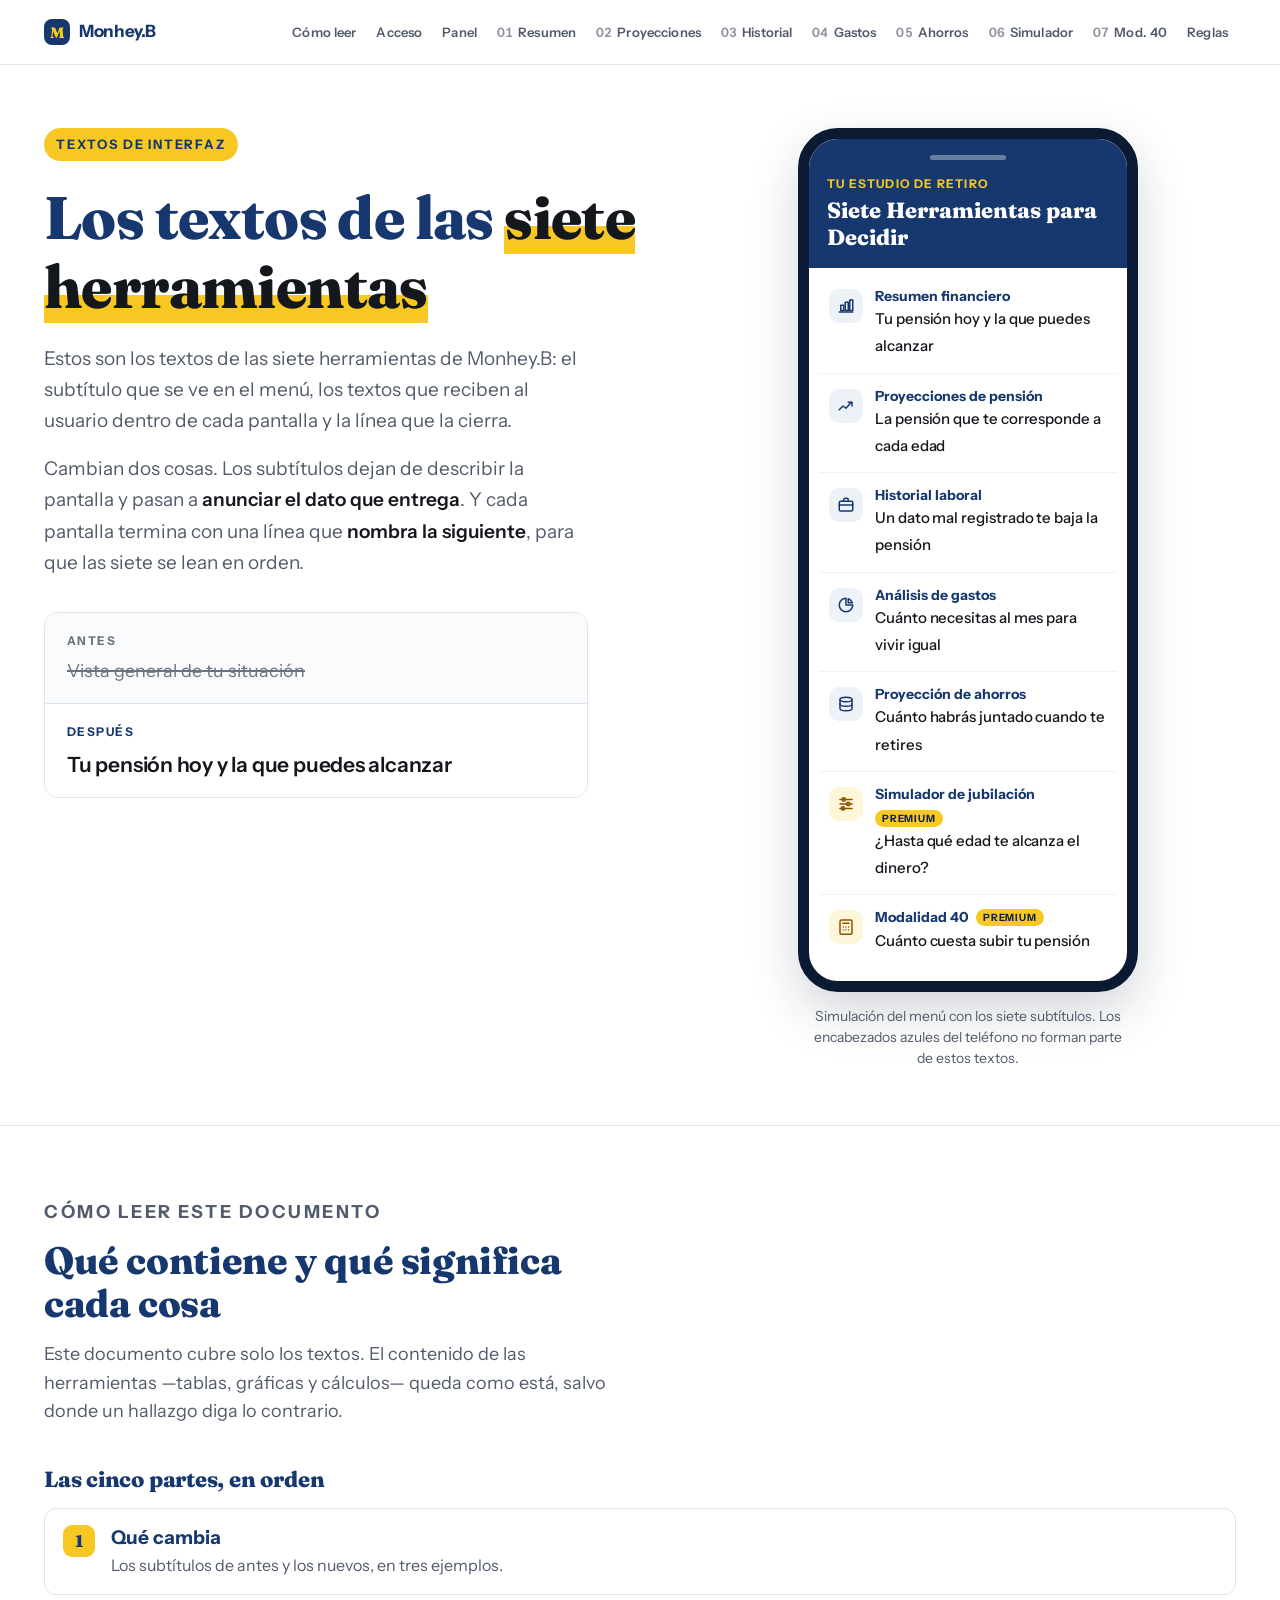
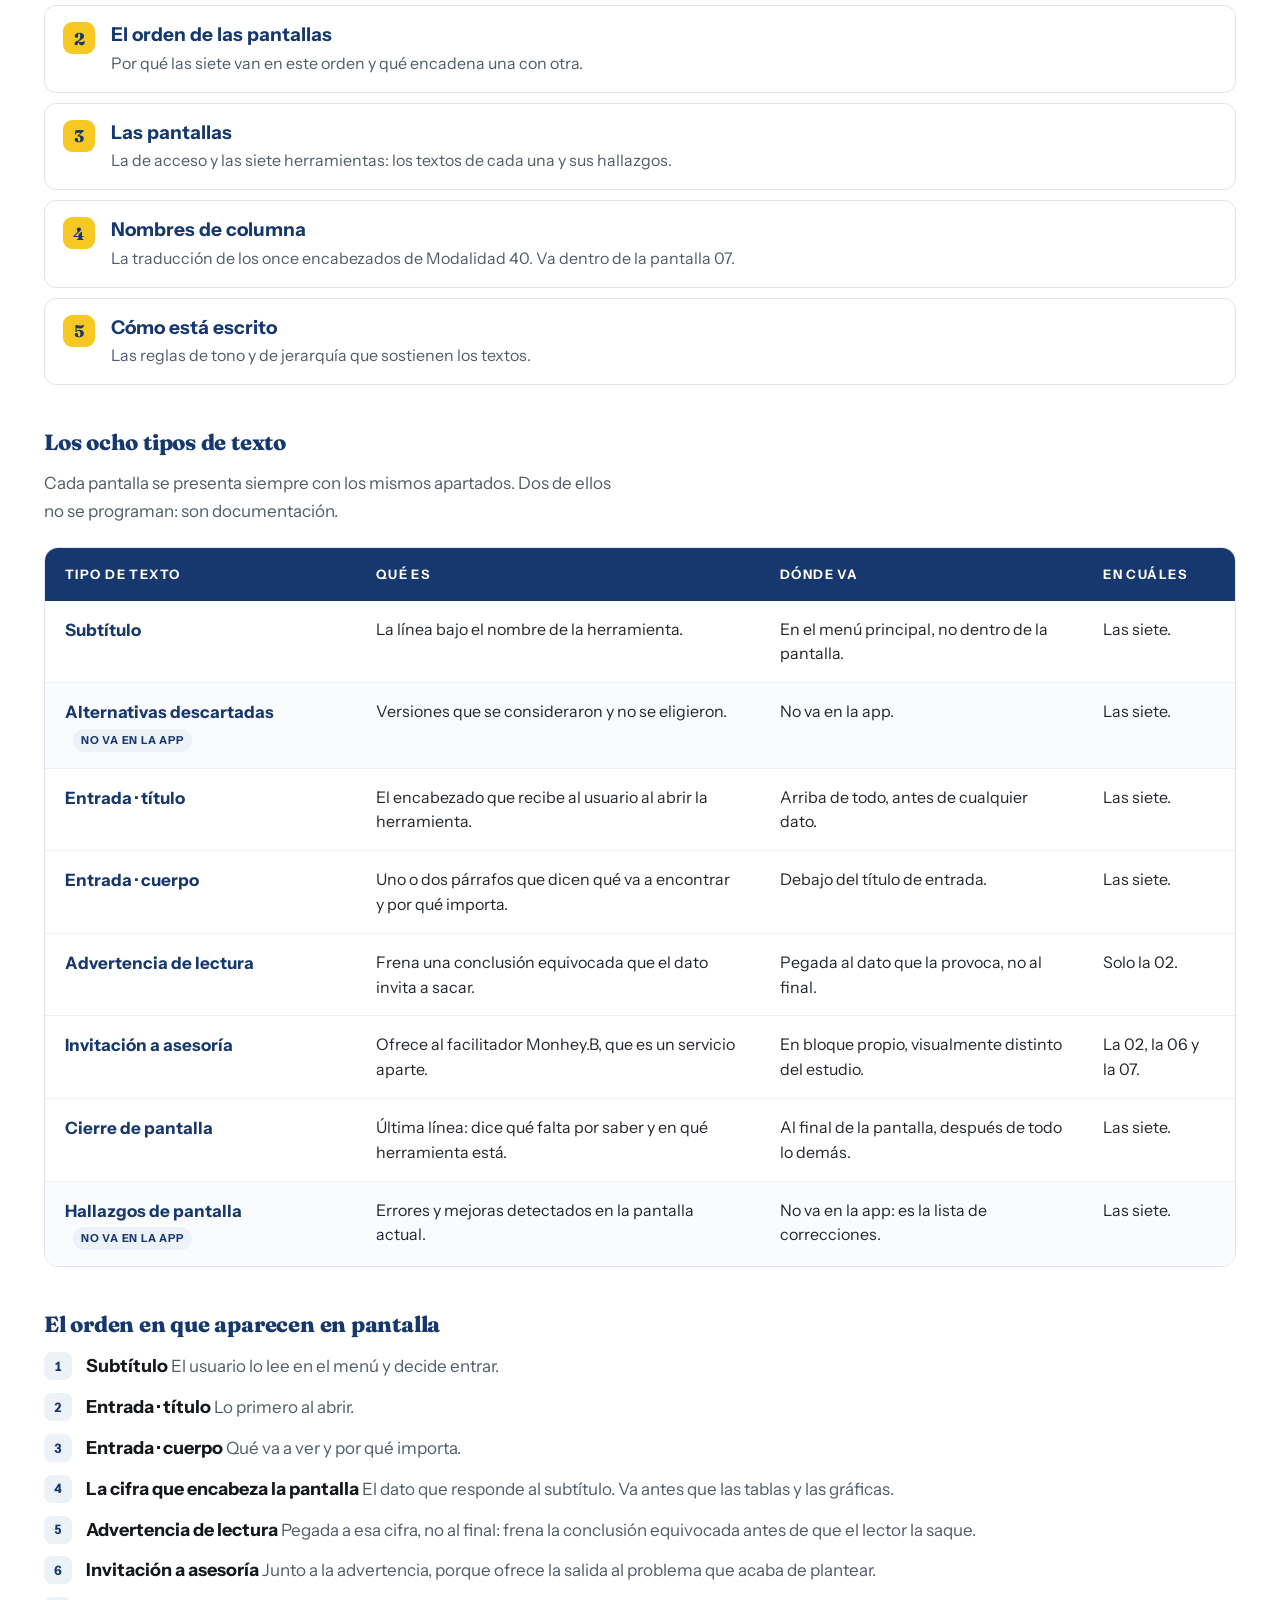
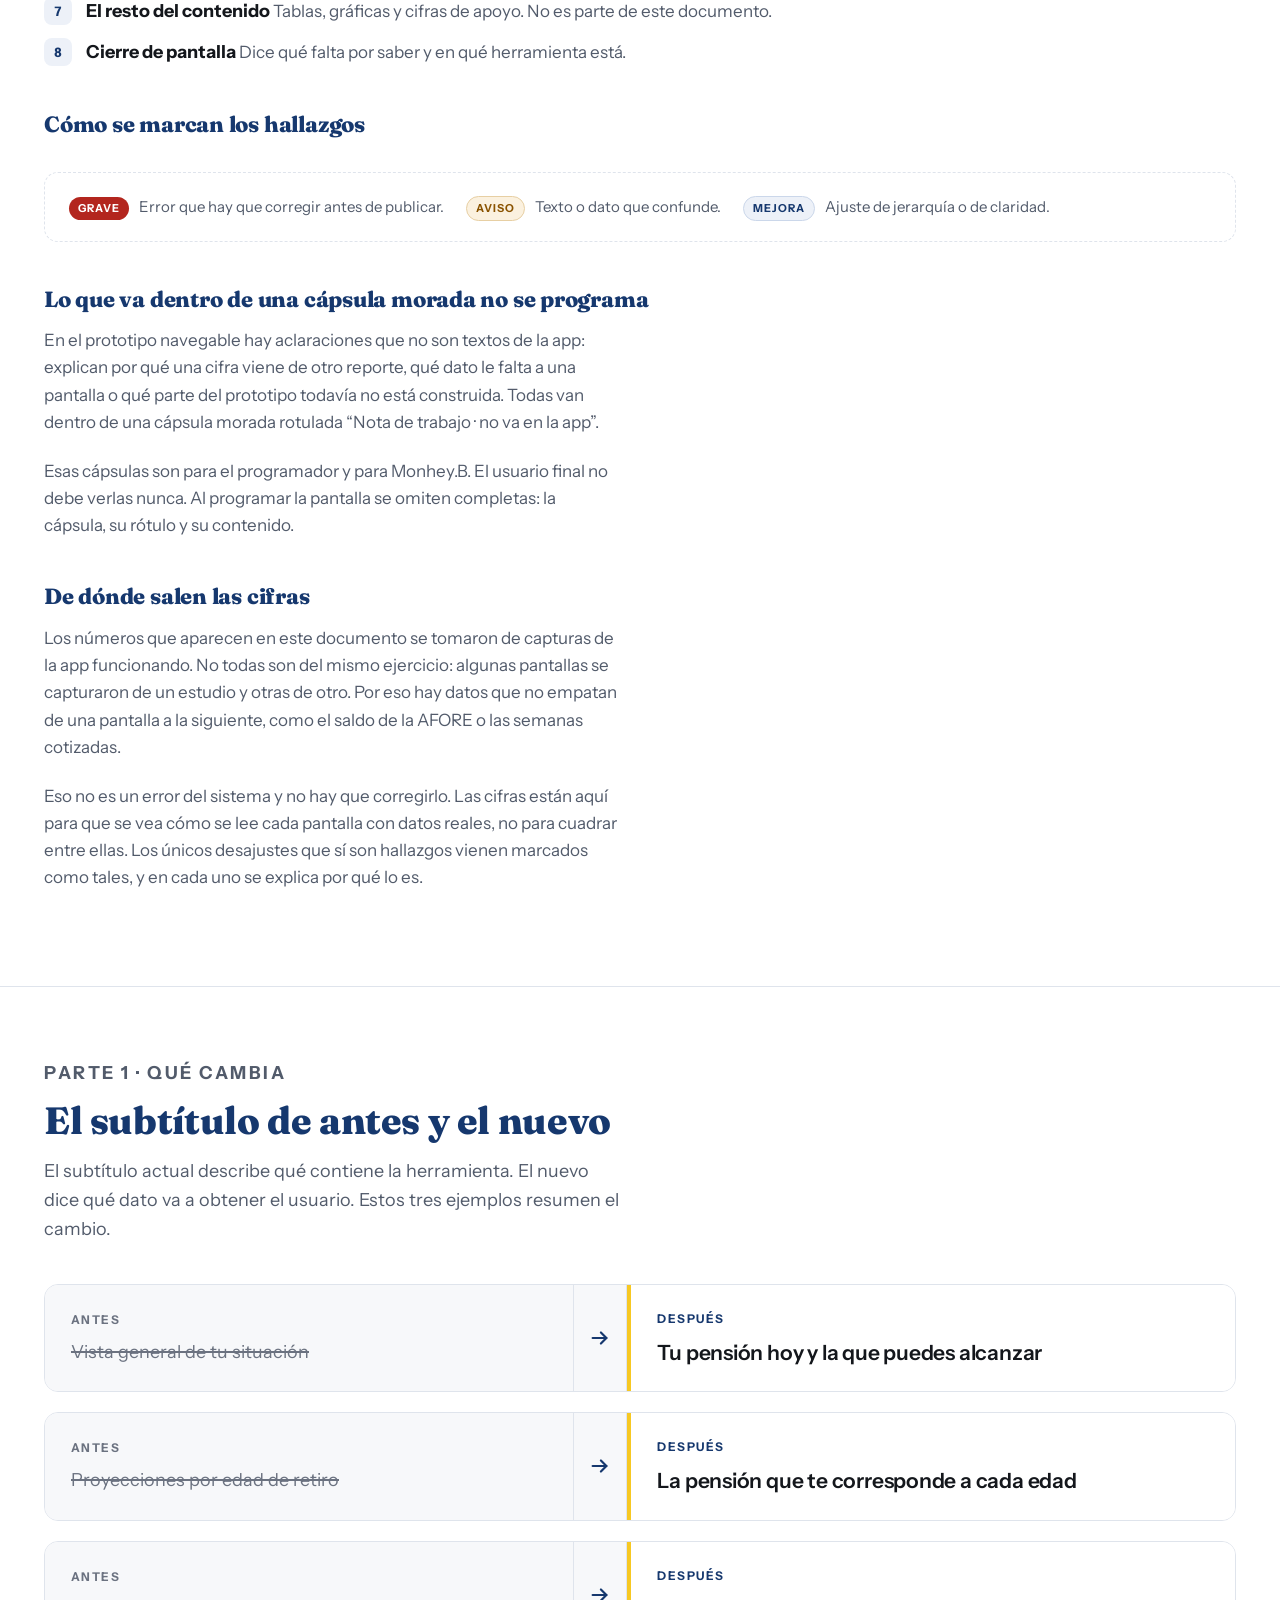
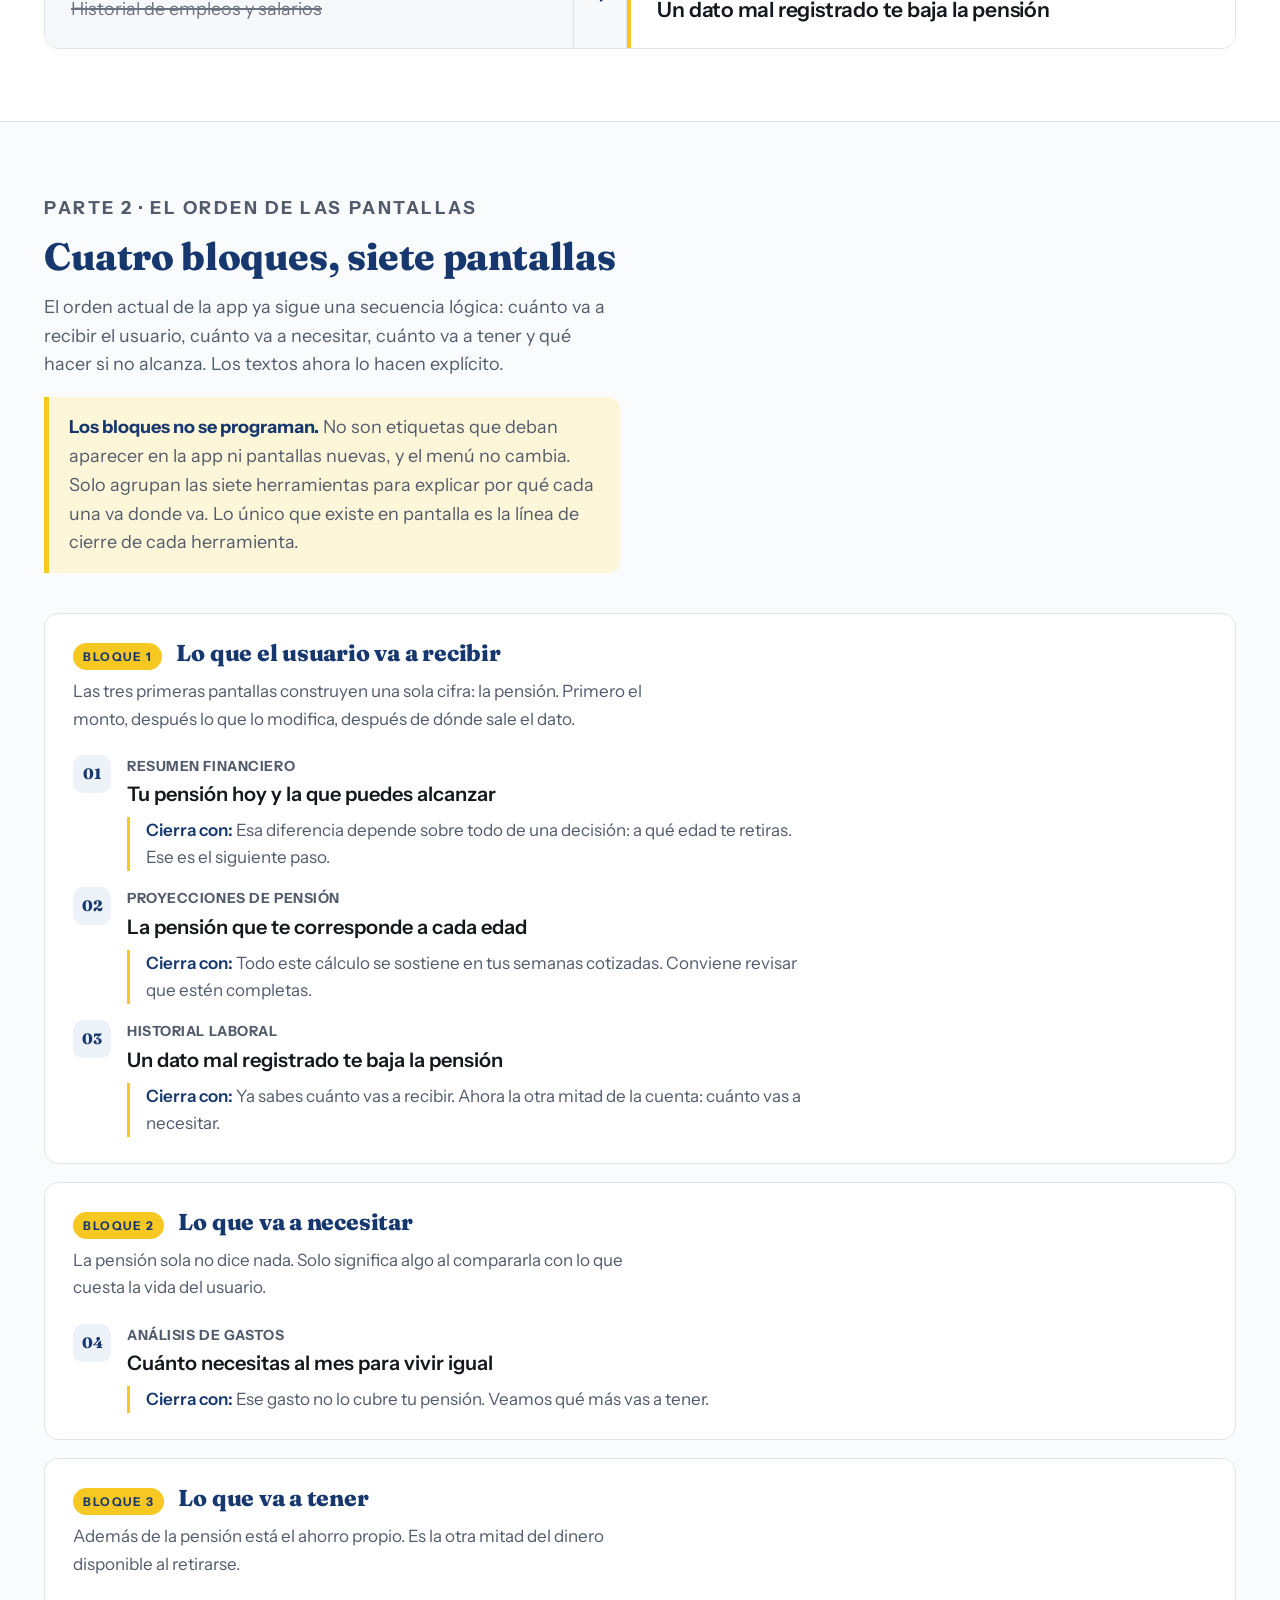
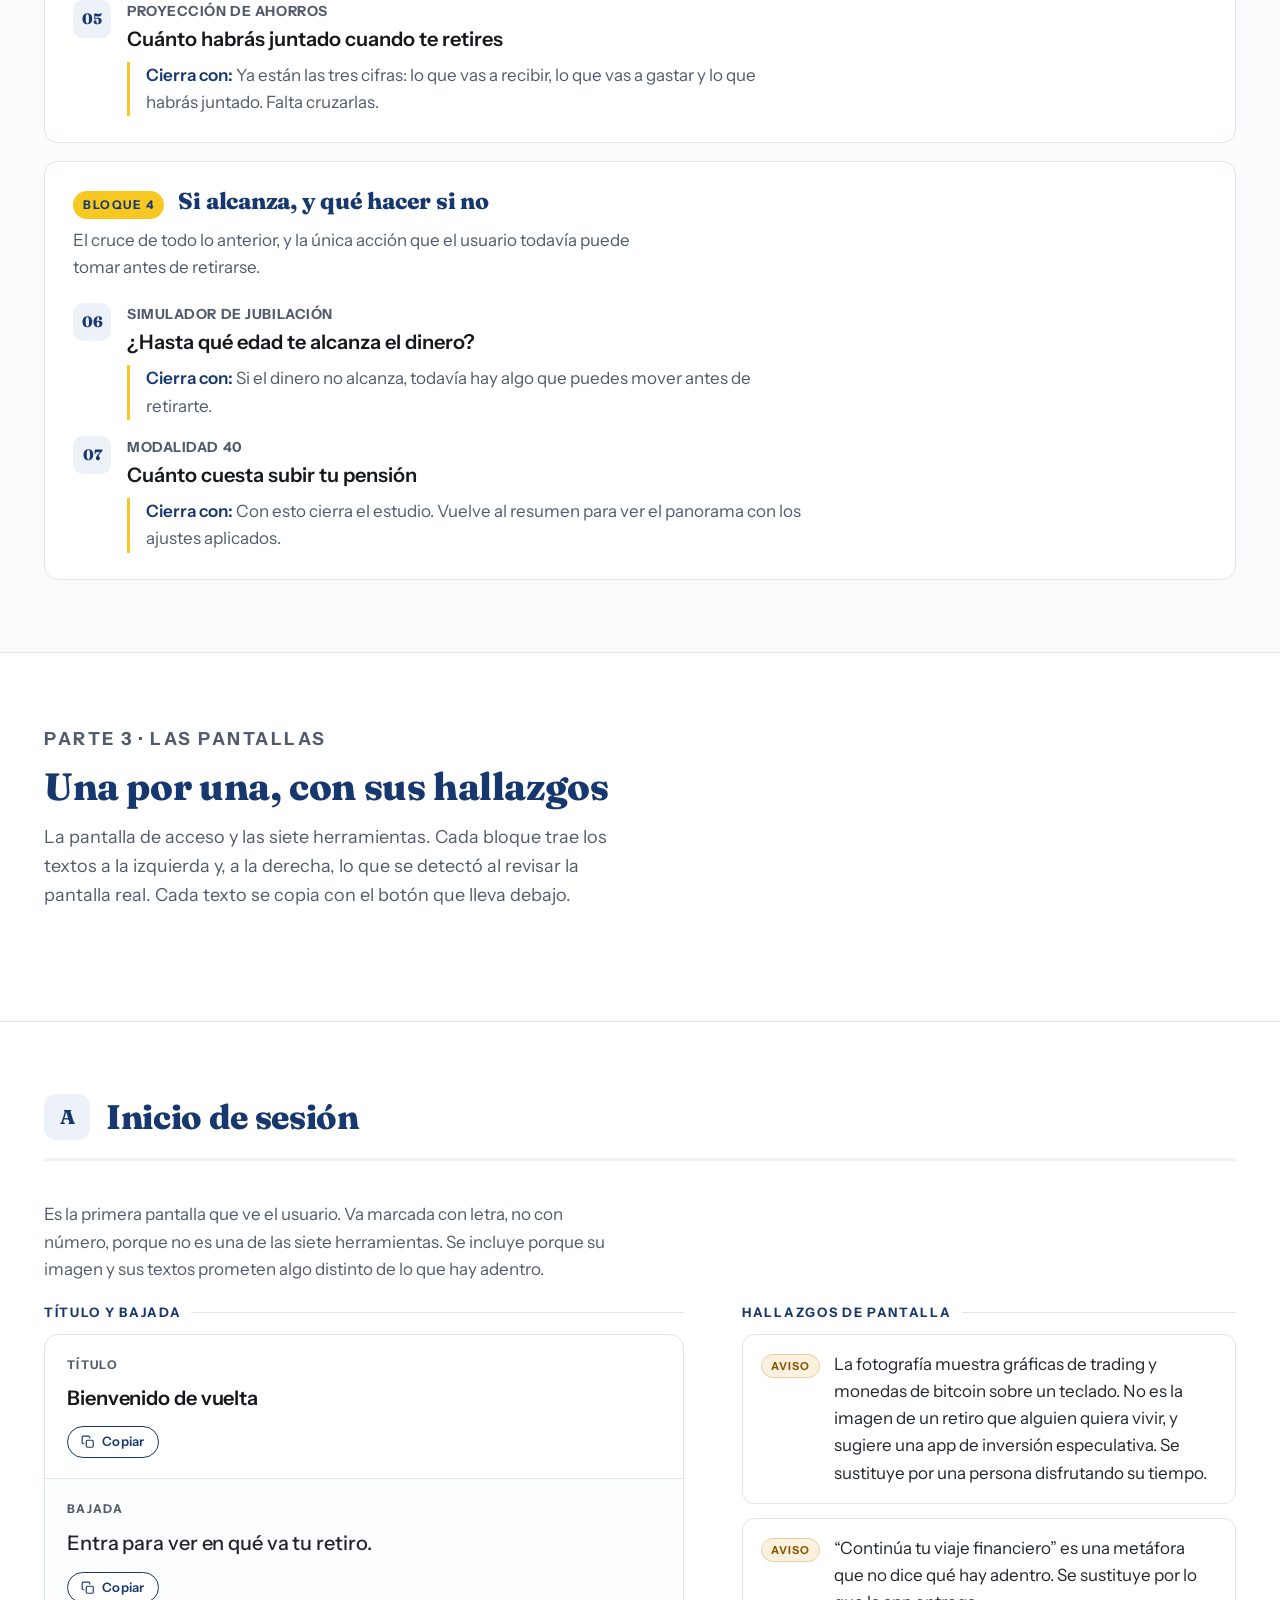
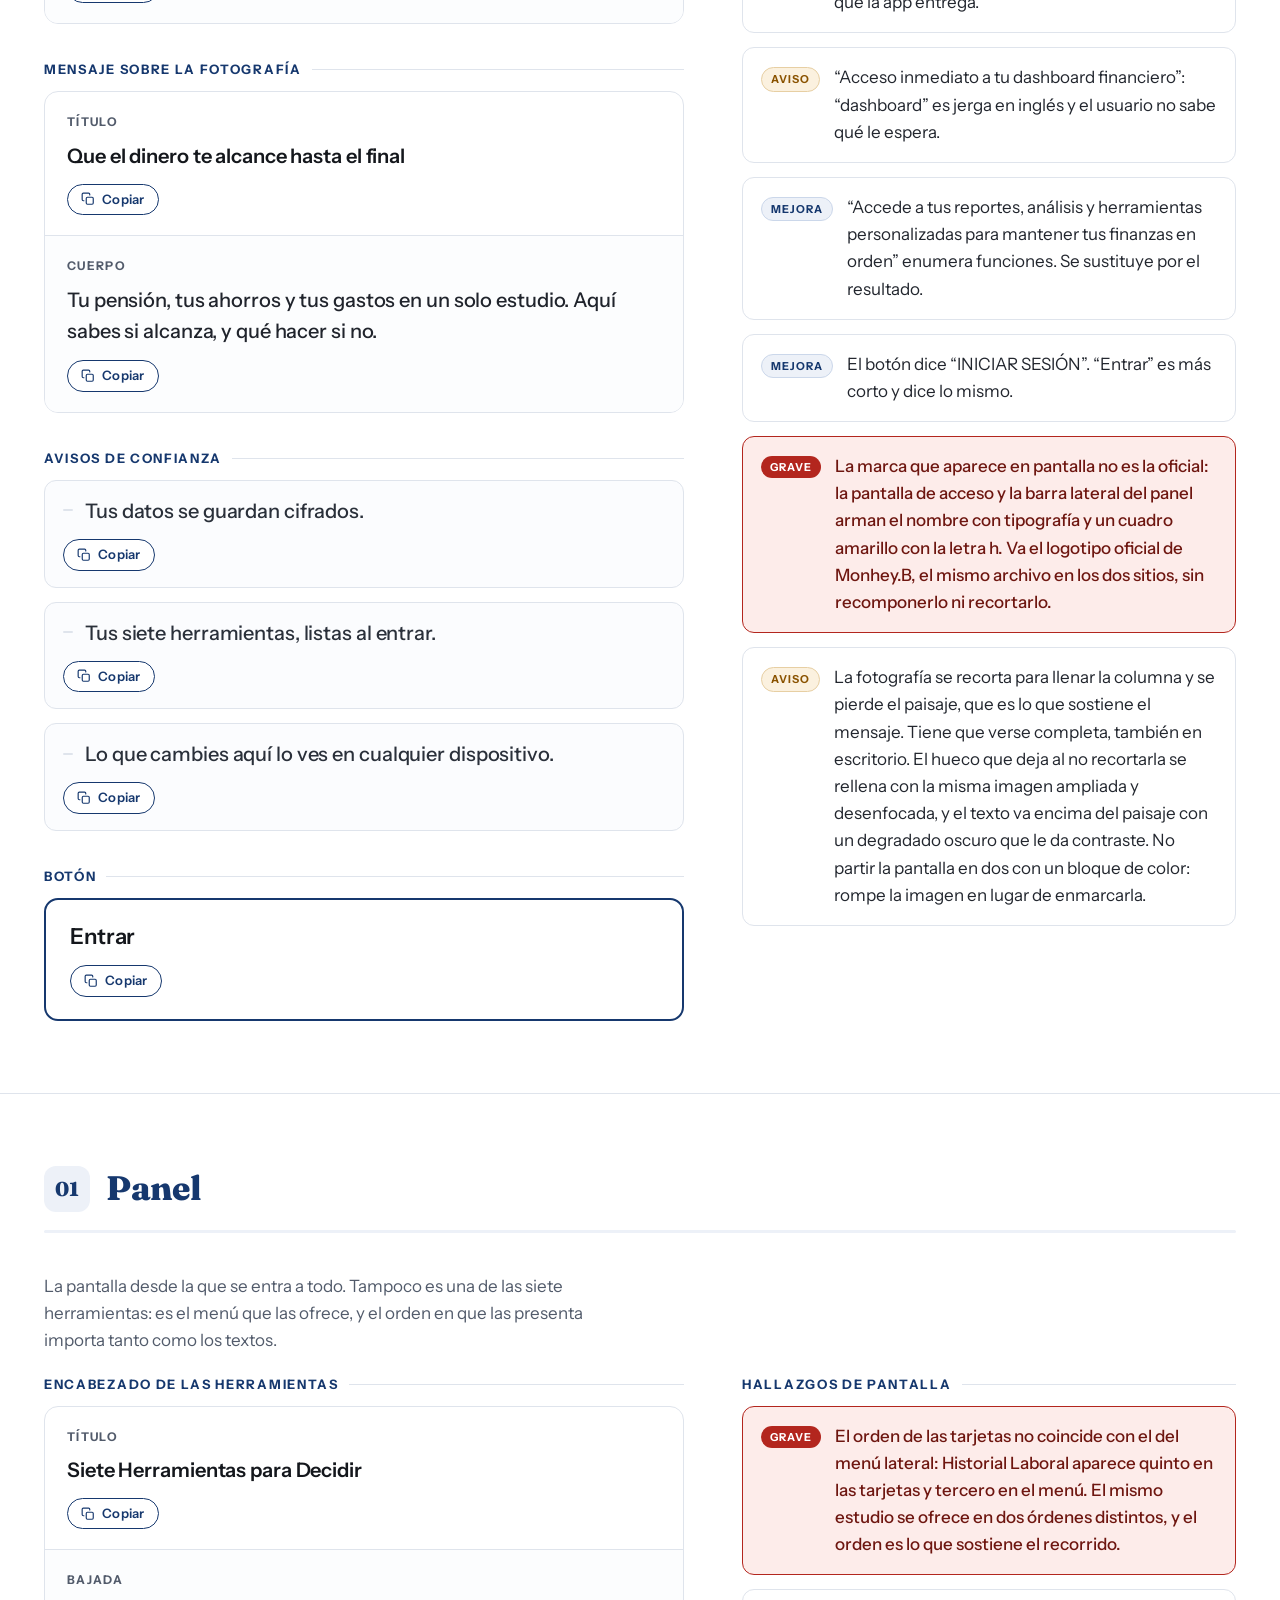
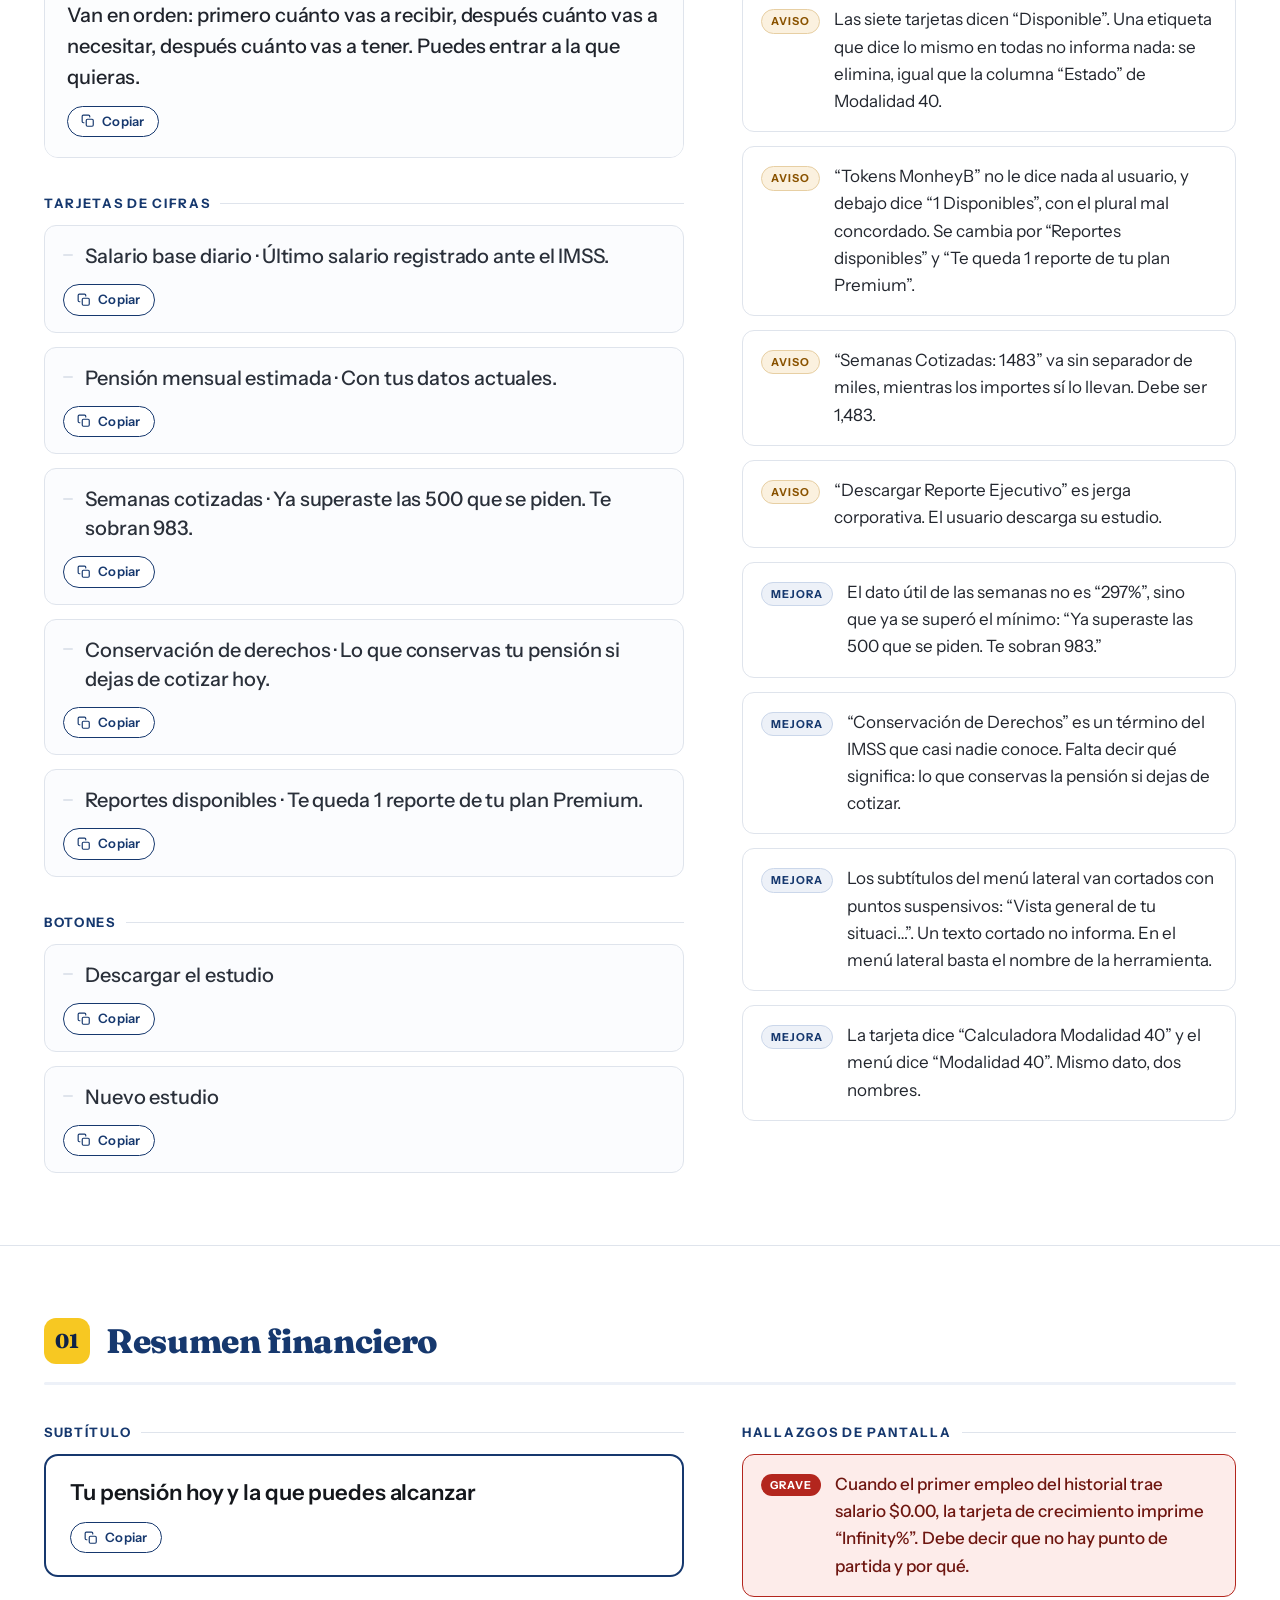
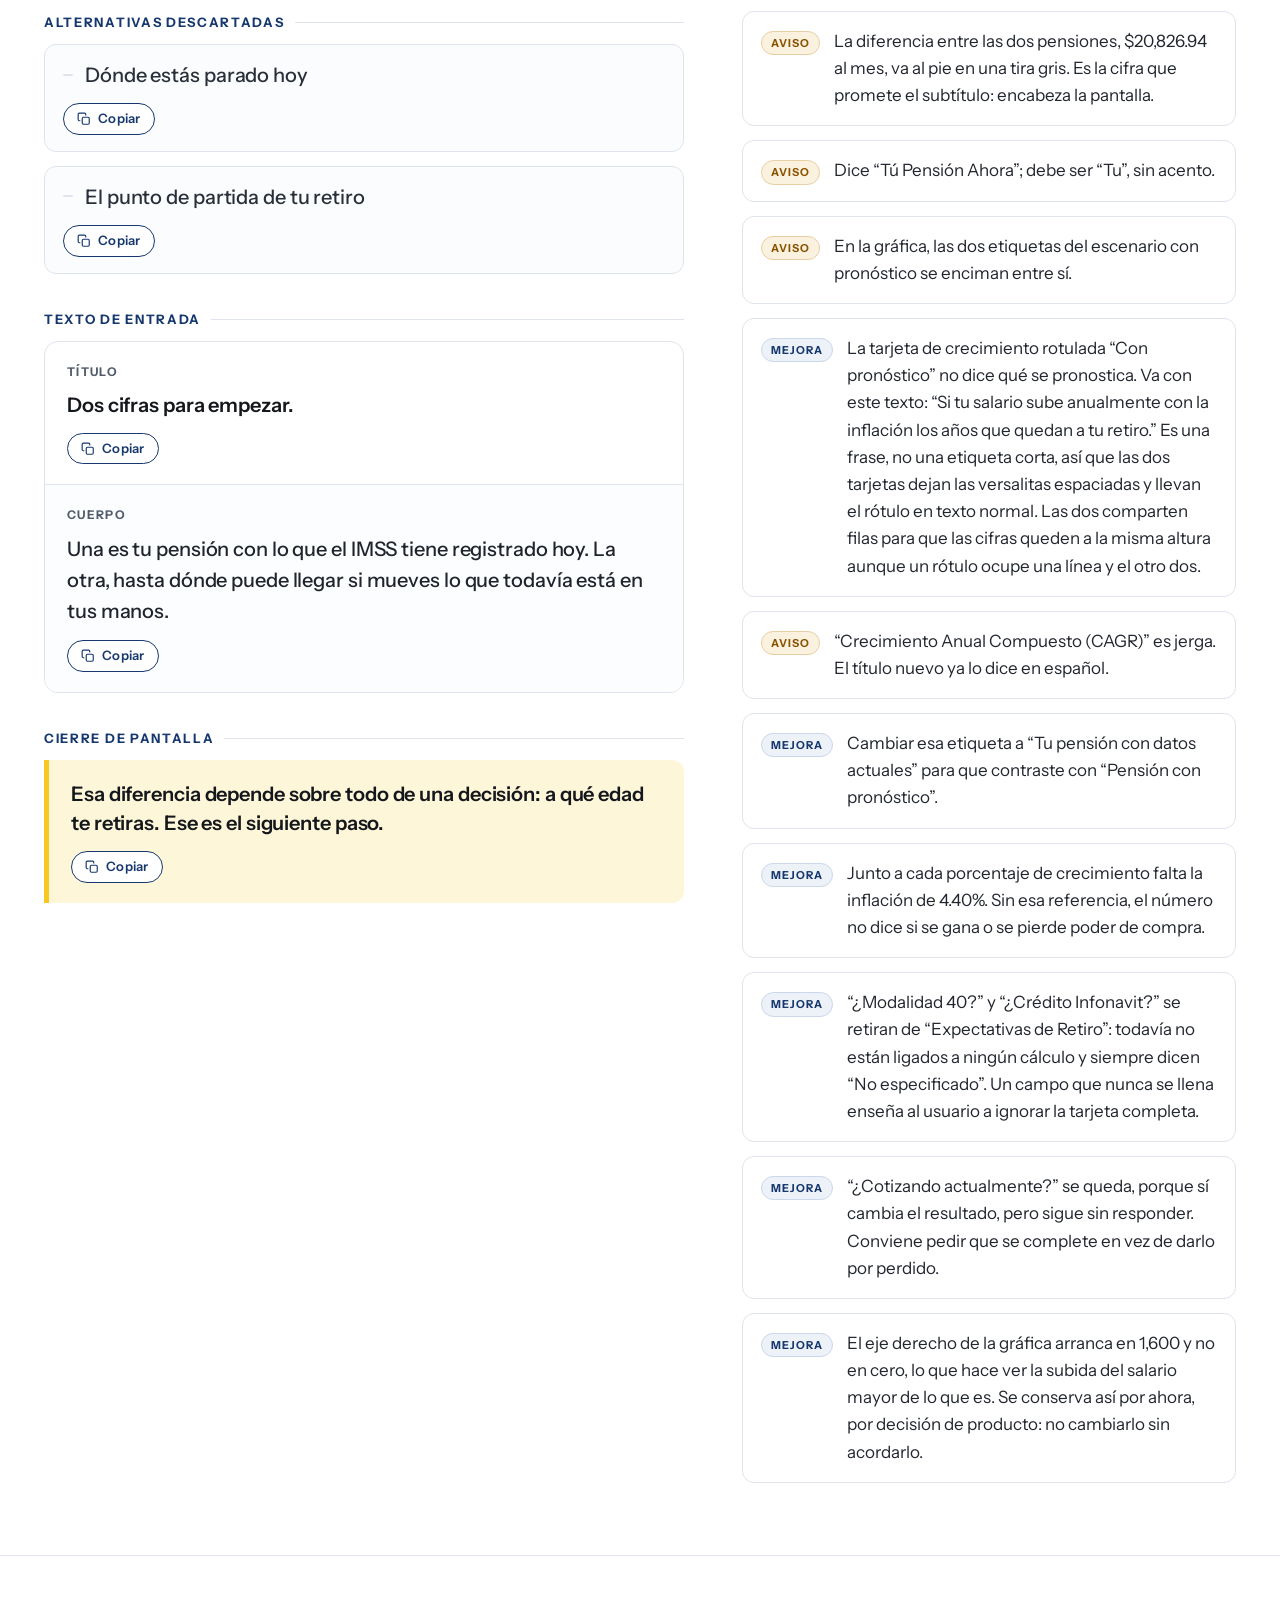
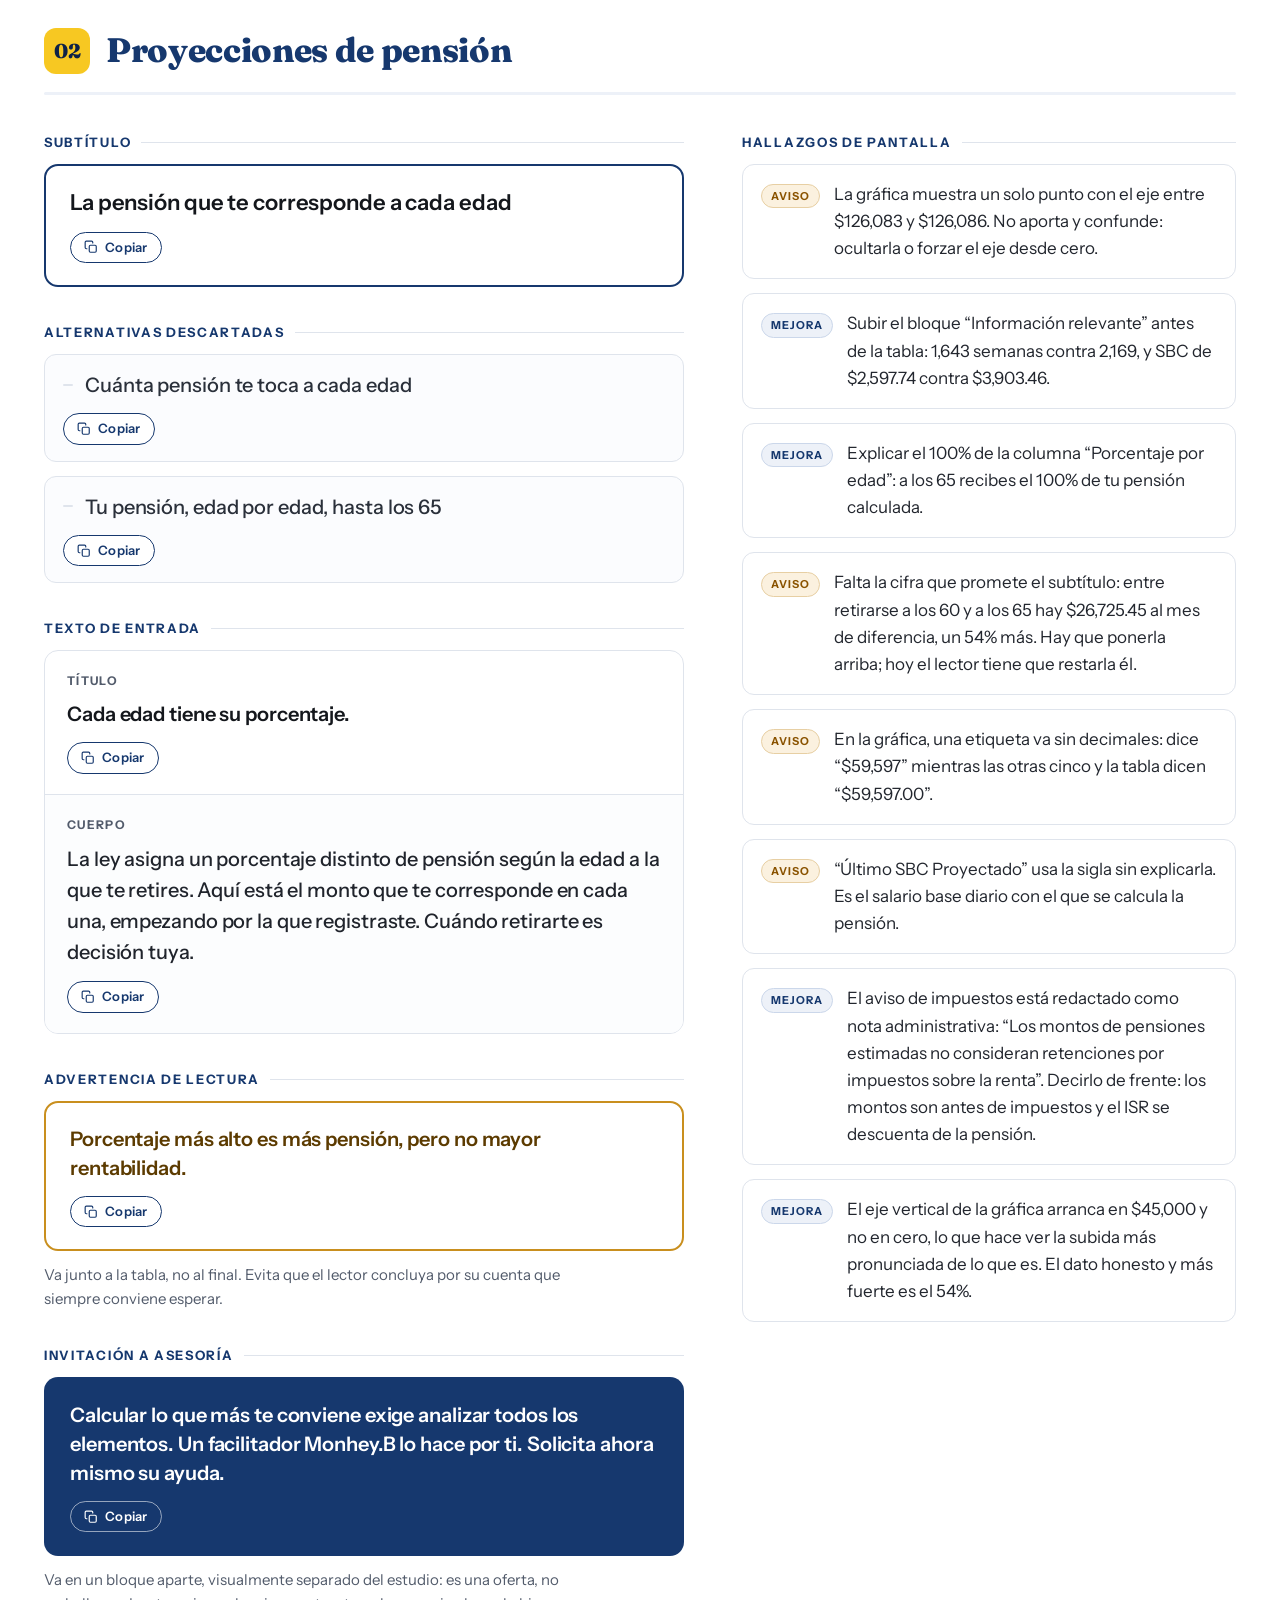
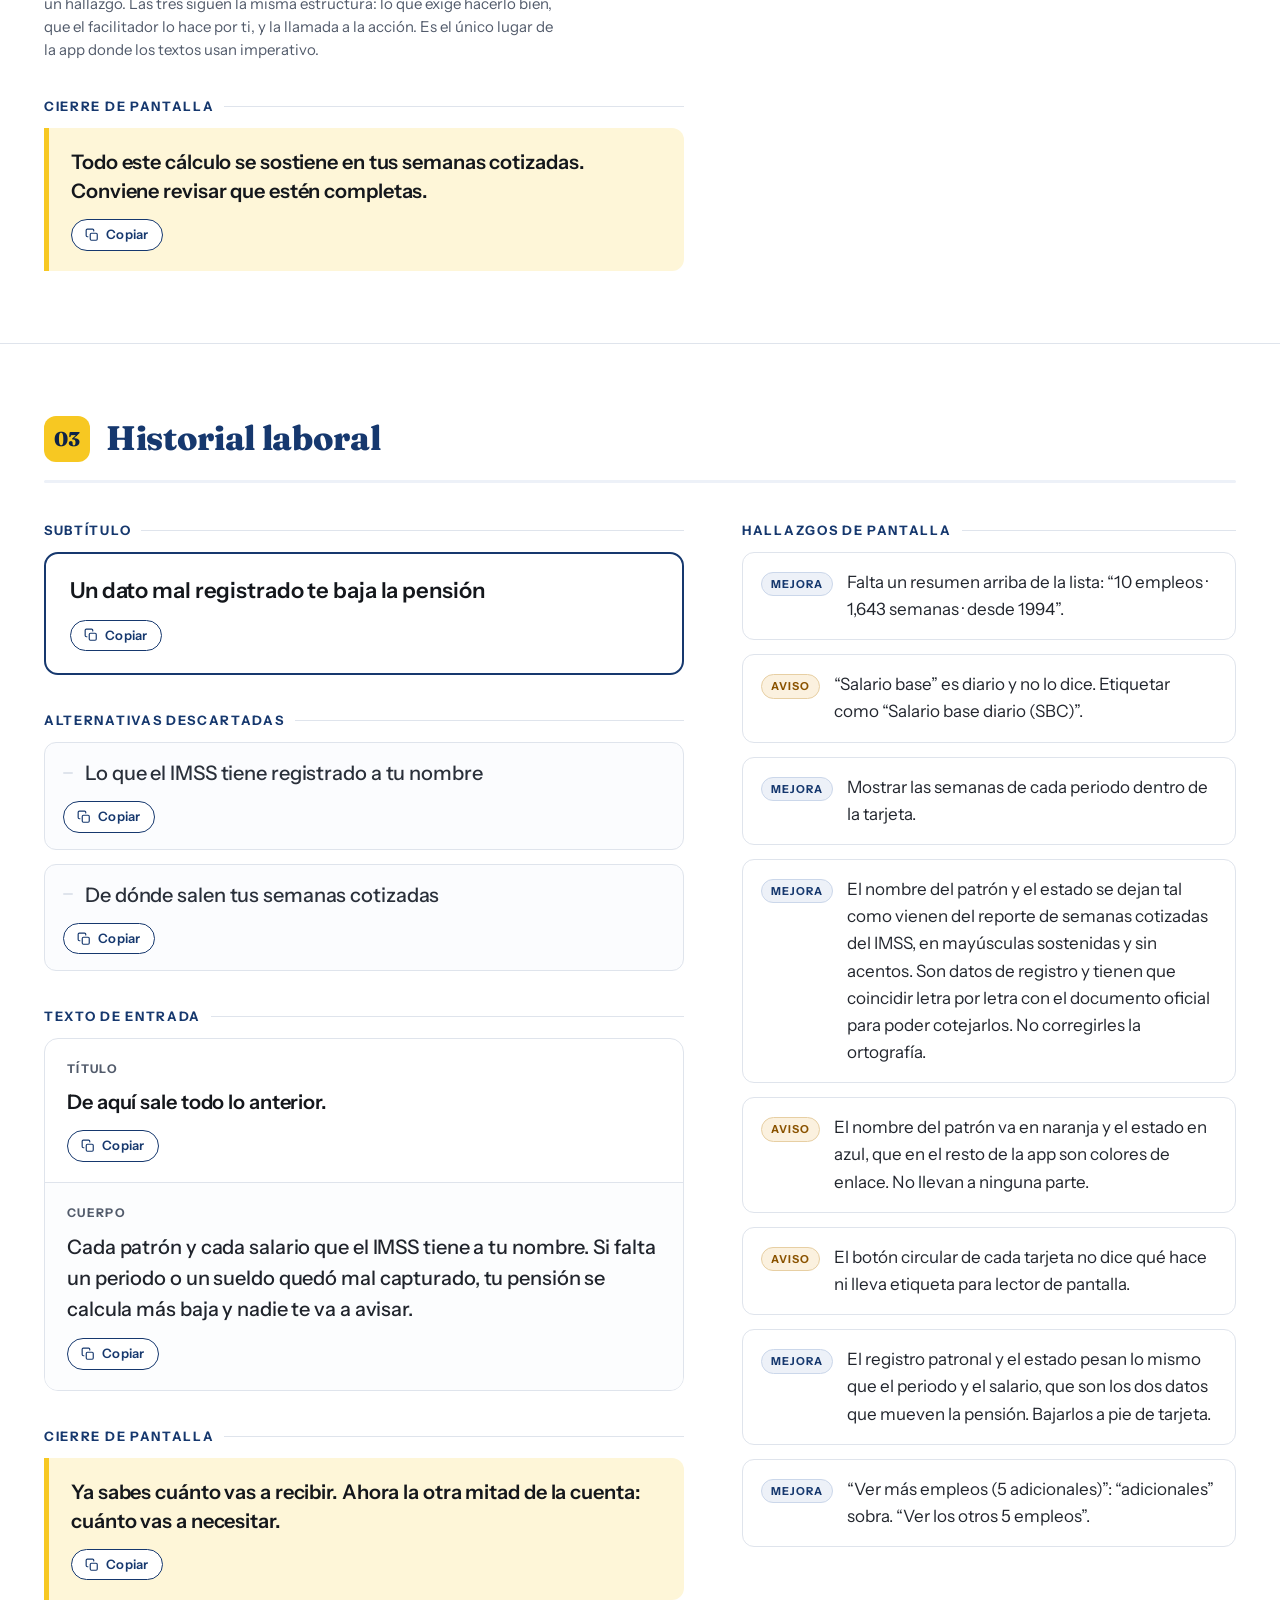
<file: index.html>
<!DOCTYPE html>
<html lang="es-MX">
<head>
<meta charset="utf-8">
<meta name="viewport" content="width=device-width, initial-scale=1">
<title>Monhey.B · Textos de interfaz</title>
<meta name="description" content="Textos de interfaz para las siete herramientas de Monhey.B: de describir funciones a prometer respuestas.">
<link rel="preconnect" href="https://fonts.googleapis.com">
<link rel="preconnect" href="https://fonts.gstatic.com" crossorigin>
<link href="https://fonts.googleapis.com/css2?family=Fraunces:opsz,wght@9..144,600;9..144,800&family=Instrument+Sans:wght@400;500;600;700&display=swap" rel="stylesheet">
<style>
:root{
  --navy:#16386E;
  --navy-deep:#0E2247;
  --navy-soft:#EDF1F8;
  --yellow:#F7C822;
  --yellow-soft:#FEF6D8;
  --ink:#14171C;
  --muted:#525B6B;
  --old:#6B7280;
  --line:#DFE4EC;
  --line-soft:#EEF1F6;
  --red:#B3261E;
  --red-soft:#FDECEA;
  --amber:#8A5300;
  --amber-soft:#FBF1DF;
  --white:#FFFFFF;
  --sans:"Instrument Sans", "Segoe UI", system-ui, -apple-system, sans-serif;
  --display:"Fraunces", Georgia, "Times New Roman", serif;
  --measure:36rem;
  --navh:64px;
  --radius:14px;
}
*,*::before,*::after{box-sizing:border-box}
html{
  scroll-behavior:smooth;
  scroll-padding-top:calc(var(--navh) + 18px);
  -webkit-text-size-adjust:100%;
}
body{
  margin:0;
  background:var(--white);
  color:var(--ink);
  font-family:var(--sans);
  font-size:17px;
  line-height:1.6;
  font-weight:400;
  -webkit-font-smoothing:antialiased;
  text-rendering:optimizeLegibility;
}
h1,h2,h3,h4{font-family:var(--display);font-weight:800;line-height:1.15;margin:0;letter-spacing:-0.01em}
p{margin:0}
a{color:var(--navy);text-decoration-thickness:1.5px;text-underline-offset:3px}
:focus-visible{outline:3px solid var(--navy);outline-offset:3px;border-radius:4px}
.wrap{width:100%;max-width:1240px;margin:0 auto;padding:0 24px}
.sr-only{position:absolute;width:1px;height:1px;padding:0;margin:-1px;overflow:hidden;clip:rect(0 0 0 0);white-space:nowrap;border:0}
.skip{position:absolute;left:12px;top:-100px;z-index:200;background:var(--navy);color:#fff;padding:12px 18px;border-radius:10px;font-weight:600;text-decoration:none}
.skip:focus{top:12px}

/* ---------- Navegación ---------- */
.nav{
  position:fixed;top:0;left:0;right:0;z-index:100;
  background:rgba(255,255,255,.96);
  backdrop-filter:saturate(1.6) blur(8px);
  border-bottom:1px solid var(--line);
}
.nav__inner{display:flex;align-items:center;gap:20px;height:var(--navh);max-width:1240px;margin:0 auto;padding:0 24px}
.brand{display:flex;align-items:center;gap:9px;flex:0 0 auto;text-decoration:none;color:var(--navy);font-weight:700;font-size:17px;letter-spacing:-0.02em}
.brand__dot{width:26px;height:26px;border-radius:8px;background:var(--navy);display:grid;place-items:center;color:var(--yellow);font-family:var(--display);font-size:15px;font-weight:800;line-height:1}
.navlinks{display:flex;gap:4px;overflow-x:auto;overflow-y:hidden;scrollbar-width:thin;padding:6px 0;margin-left:auto;-webkit-overflow-scrolling:touch}
.navlinks a{
  flex:0 0 auto;text-decoration:none;color:var(--muted);
  font-size:13px;font-weight:600;letter-spacing:.01em;
  padding:7px 8px;border-radius:999px;white-space:nowrap;
}
.navlinks a:hover{background:var(--navy-soft);color:var(--navy)}
.navlinks a[aria-current="true"]{background:var(--navy);color:#fff}
.navlinks a .n{font-variant-numeric:tabular-nums;opacity:.65;margin-right:5px}
.navlinks a[aria-current="true"] .n{opacity:.85;color:var(--yellow)}

main{padding-top:var(--navh)}
section{scroll-margin-top:calc(var(--navh) + 18px)}

/* ---------- Portada ---------- */
.hero{padding:64px 0 56px;border-bottom:1px solid var(--line)}
.hero__grid{display:grid;grid-template-columns:minmax(0,1.05fr) minmax(0,.95fr);gap:64px;align-items:start}
.eyebrow{
  display:inline-block;font-size:13px;font-weight:700;letter-spacing:.14em;text-transform:uppercase;
  color:var(--navy);background:var(--yellow);padding:6px 12px;border-radius:999px;margin-bottom:22px;
}
.hero h1{font-size:clamp(38px,5.2vw,60px);color:var(--navy);margin-bottom:22px}
.hero h1 em{font-style:normal;color:var(--ink);background:linear-gradient(transparent 62%, var(--yellow) 62%)}
.lede{font-size:19px;line-height:1.65;color:var(--muted);max-width:34rem}
.lede + .lede{margin-top:16px}
.lede strong{color:var(--ink);font-weight:600}

/* Ejemplo antes/después compacto de portada */
.example{margin-top:34px;border:1px solid var(--line);border-radius:var(--radius);overflow:hidden;max-width:34rem}
.example__row{padding:18px 22px}
.example__row + .example__row{border-top:1px solid var(--line)}
.example__tag{display:block;font-size:12px;font-weight:700;letter-spacing:.12em;text-transform:uppercase;margin-bottom:8px}
.example__row--old{background:#FAFBFC}
.example__row--old .example__tag{color:var(--old)}
.example__row--new .example__tag{color:var(--navy)}
.old-text{color:var(--old);text-decoration:line-through;text-decoration-thickness:1.5px;font-size:18px;line-height:1.5}
.new-text{color:var(--ink);font-weight:600;font-size:21px;line-height:1.4;letter-spacing:-0.01em}

/* ---------- Teléfono ---------- */
.phone-col{display:flex;flex-direction:column;align-items:center;gap:14px}
.phone{
  width:340px;max-width:100%;
  border:11px solid #0B1A33;border-radius:40px;
  background:var(--white);overflow:hidden;
  box-shadow:0 20px 50px rgba(11,26,51,.18);
}
.phone__bar{background:var(--navy);color:#fff;padding:16px 18px 18px;position:relative}
.phone__notch{width:76px;height:5px;border-radius:99px;background:rgba(255,255,255,.35);margin:0 auto 14px}
.phone__hi{font-size:12px;letter-spacing:.1em;text-transform:uppercase;color:var(--yellow);font-weight:700}
.phone__title{font-family:var(--display);font-size:22px;font-weight:800;margin-top:4px;line-height:1.2}
.phone__list{list-style:none;margin:0;padding:6px 10px 14px}
.phone__item{display:flex;gap:12px;padding:13px 10px;align-items:flex-start}
.phone__item + .phone__item{border-top:1px solid var(--line-soft)}
.phone__ico{flex:0 0 auto;width:34px;height:34px;border-radius:10px;background:var(--navy-soft);display:grid;place-items:center;color:var(--navy);margin-top:2px}
.phone__ico svg{width:18px;height:18px;display:block}
.phone__item--pro .phone__ico{background:var(--yellow-soft);color:var(--amber)}
.phone__name{font-size:14px;font-weight:700;color:var(--navy);line-height:1.3;display:flex;align-items:center;gap:7px;flex-wrap:wrap}
.phone__sub{font-size:15px;line-height:1.4;color:var(--ink);font-weight:500;margin-top:3px;letter-spacing:-0.005em}
.pro{font-size:10px;font-weight:700;letter-spacing:.08em;text-transform:uppercase;background:var(--yellow);color:var(--navy-deep);padding:2px 7px;border-radius:999px}
.phone-caption{font-size:14px;color:var(--muted);text-align:center;max-width:320px;line-height:1.5}

/* ---------- Encabezados de sección ---------- */
.band{padding:72px 0;border-bottom:1px solid var(--line)}
.band--tint{background:#FAFBFD}
.band__head{max-width:var(--measure);margin-bottom:40px}
.band__kicker{font-size:13px;font-weight:700;letter-spacing:.14em;text-transform:uppercase;color:var(--navy);margin-bottom:12px}
.band__head h2{font-size:clamp(28px,3.4vw,38px);color:var(--navy);margin-bottom:14px}
.band__head p{font-size:18px;color:var(--muted);line-height:1.6}

/* ---------- Comparación antes/después ---------- */
.shift{display:grid;gap:20px}
.shift__row{
  display:grid;grid-template-columns:minmax(0,1fr) 54px minmax(0,1.15fr);
  align-items:stretch;border:1px solid var(--line);border-radius:var(--radius);background:var(--white);overflow:hidden;
}
.shift__cell{padding:24px 26px;display:flex;flex-direction:column;justify-content:center;gap:10px;min-width:0}
.shift__cell--old{background:#F7F8FA}
.shift__cell--new{background:var(--white);border-left:4px solid var(--yellow)}
.shift__label{font-size:12px;font-weight:700;letter-spacing:.12em;text-transform:uppercase}
.shift__cell--old .shift__label{color:var(--old)}
.shift__cell--new .shift__label{color:var(--navy)}
.shift__arrow{display:grid;place-items:center;background:#F7F8FA;color:var(--navy);border-left:1px solid var(--line);border-right:1px solid var(--line)}
.shift__arrow svg{width:22px;height:22px}

/* ---------- Leyenda de hallazgos ---------- */
.legend{display:flex;flex-wrap:wrap;gap:10px 22px;margin-top:34px;padding:20px 24px;border:1px dashed var(--line);border-radius:var(--radius);background:var(--white)}
.legend__item{display:flex;align-items:center;gap:10px;font-size:15px;color:var(--muted)}

/* ---------- Bloques por herramienta ---------- */
.tool{padding:72px 0;border-bottom:1px solid var(--line)}
.tool__head{display:flex;align-items:center;gap:16px;margin-bottom:8px;flex-wrap:wrap}
.tool__num{
  font-family:var(--display);font-size:20px;font-weight:800;color:var(--navy-deep);
  background:var(--yellow);width:46px;height:46px;border-radius:12px;display:grid;place-items:center;
  font-variant-numeric:tabular-nums;flex:0 0 auto;
}
.tool__head h2{font-size:clamp(26px,3.2vw,34px);color:var(--navy)}
.tool__num--alt{background:var(--navy-soft);color:var(--navy)}
.tool__head .pro{font-size:12px;padding:5px 11px}
.tool__rule{height:3px;background:var(--navy-soft);border-radius:2px;margin:18px 0 40px}
.tool__grid{display:grid;grid-template-columns:minmax(0,1.3fr) minmax(0,1fr);gap:56px;align-items:start}
.tool__main{min-width:0;max-width:40rem}
.tool__side{min-width:0}

.field + .field{margin-top:38px}
.field__label{
  font-family:var(--sans);font-size:13px;font-weight:700;letter-spacing:.13em;text-transform:uppercase;
  color:var(--navy);margin-bottom:14px;display:flex;align-items:center;gap:10px;
}
.field__label::after{content:"";flex:1;height:1px;background:var(--line)}

/* Unidad copiable */
.copyunit{display:flex;flex-direction:column;align-items:flex-start;gap:13px}
.copyunit > div{min-width:0;width:100%}
.copytext{max-width:64ch;min-width:0}
.prop{color:var(--ink);letter-spacing:-0.005em}
.prop--hero{font-size:22px;font-weight:600;line-height:1.4}
.prop--md{font-size:20px;font-weight:600;line-height:1.45}
.prop--body{font-size:20px;font-weight:500;line-height:1.55;color:#20242C}
.prop--alt{font-size:20px;font-weight:500;line-height:1.45;color:#2A303A}

.hero-card{border:2px solid var(--navy);border-radius:var(--radius);padding:22px 24px;background:var(--white)}
.entry{border:1px solid var(--line);border-radius:var(--radius);overflow:hidden}
.entry__part{padding:20px 22px}
.entry__part + .entry__part{border-top:1px solid var(--line);background:#FCFDFE}
.entry__mini{font-size:12px;font-weight:700;letter-spacing:.11em;text-transform:uppercase;color:var(--muted);margin-bottom:10px}
.alts{list-style:none;margin:0;padding:0;display:grid;gap:14px}
.alts li{padding:16px 18px;border:1px solid var(--line);border-radius:12px;background:#FBFCFE}
.alts .prop--alt{position:relative;padding-left:22px}
.alts .prop--alt::before{content:"";position:absolute;left:0;top:.62em;width:10px;height:2px;background:var(--line);border-radius:2px}
.hook{background:var(--yellow-soft);border-left:5px solid var(--yellow);border-radius:0 12px 12px 0;padding:20px 22px}

.copybtn{
  flex:0 0 auto;display:inline-flex;align-items:center;gap:7px;
  font-family:var(--sans);font-size:13px;font-weight:600;letter-spacing:.02em;
  color:var(--navy);background:var(--white);border:1.5px solid var(--navy);
  padding:7px 13px;border-radius:999px;cursor:pointer;line-height:1.2;
  transition:background .15s ease, color .15s ease;
}
.copybtn:hover{background:var(--navy);color:#fff}
.copybtn svg{width:14px;height:14px;flex:0 0 auto}
.copybtn .ok{display:none}
.copybtn.is-done{background:var(--navy);color:#fff;border-color:var(--navy)}
.copybtn.is-done .ok{display:block}
.copybtn.is-done .clip{display:none}

/* Hallazgos */
.findings{list-style:none;margin:0;padding:0;display:grid;gap:14px}
.finding{display:grid;grid-template-columns:auto minmax(0,1fr);gap:14px;align-items:start;padding:16px 18px;border:1px solid var(--line);border-radius:12px;background:var(--white)}
.finding p{font-size:17px;line-height:1.6;color:#22262E;max-width:56ch}
.badge{
  font-size:11px;font-weight:700;letter-spacing:.09em;text-transform:uppercase;
  padding:4px 9px;border-radius:999px;white-space:nowrap;line-height:1.3;margin-top:3px;
}
.badge--grave{background:var(--red);color:#fff}
.badge--aviso{background:var(--amber-soft);color:var(--amber);border:1px solid #E7CFA3}
.badge--mejora{background:var(--navy-soft);color:var(--navy);border:1px solid #CBD7EA}
.finding--grave{border-color:var(--red);background:var(--red-soft)}
.finding--grave p{color:#6E1610;font-weight:500}

/* Tabla de nombres de columna */
.subsection{margin-top:52px;padding-top:44px;border-top:3px solid var(--navy-soft)}
.subsection h3{font-size:24px;color:var(--navy);margin-bottom:10px}
.subsection > p{font-size:17px;color:var(--muted);max-width:var(--measure);margin-bottom:26px}
.table-wrap{border:1px solid var(--line);border-radius:var(--radius);overflow:hidden}
table{width:100%;border-collapse:collapse;background:var(--white)}
caption{text-align:left;font-size:14px;color:var(--muted);padding-bottom:12px}
th,td{text-align:left;padding:16px 20px;vertical-align:top;border-bottom:1px solid var(--line-soft)}
thead th{background:var(--navy);color:#fff;font-size:13px;font-weight:700;letter-spacing:.11em;text-transform:uppercase;border-bottom:none}
tbody tr:last-child td{border-bottom:none}
td.col-old{width:38%;color:var(--old);font-size:18px}
td.col-old span{text-decoration:line-through;text-decoration-thickness:1.5px}
td.col-new{font-size:20px;font-weight:600;color:var(--ink);line-height:1.45}
td.col-new .kill{color:var(--red);font-weight:700}
td.col-new .kill-note{display:block;font-size:15px;font-weight:400;color:var(--muted);margin-top:4px}

/* Reglas finales */
.rules{display:grid;grid-template-columns:repeat(3,minmax(0,1fr));gap:24px}
.rule{border:1px solid var(--line);border-top:5px solid var(--navy);border-radius:var(--radius);padding:28px 26px;background:var(--white)}
.rule h3{font-size:21px;color:var(--navy);margin-bottom:12px;line-height:1.3}
.rule p{font-size:17px;color:var(--muted);line-height:1.6}
.rule p.rule__n{font-family:var(--display);font-size:40px;font-weight:800;color:var(--yellow);line-height:1;margin-bottom:14px;-webkit-text-stroke:1.5px var(--navy)}

.foot{padding:48px 0 64px;color:var(--muted);font-size:15px}
.foot p{max-width:var(--measure);line-height:1.6}

/* ---------- Responsivo ---------- */
@media (max-width:980px){
  .hero__grid{grid-template-columns:1fr;gap:48px}
  .phone-col{order:-1}
  .tool__grid{grid-template-columns:1fr;gap:44px}
  .tool__main{max-width:none}
  .rules{grid-template-columns:1fr}
}
@media (max-width:720px){
  .wrap{padding:0 20px}
  .nav__inner{padding:0 20px;gap:12px}
  .hero{padding:44px 0 40px}
  .band,.tool{padding:52px 0}
  .shift__row{grid-template-columns:1fr}
  .shift__arrow{border:none;border-top:1px solid var(--line);border-bottom:1px solid var(--line);padding:8px 0}
  .shift__arrow svg{transform:rotate(90deg)}
  .shift__cell--new{border-left:5px solid var(--yellow)}
  .prop--hero,.prop--md,.prop--alt{font-size:20px}
  .prop--body{font-size:19px}
  .table-wrap{border:none}
  table,thead,tbody,tr,td{display:block;width:100%}
  thead{position:absolute;width:1px;height:1px;overflow:hidden;clip:rect(0 0 0 0)}
  tbody tr{border:1px solid var(--line);border-radius:12px;margin-bottom:14px;overflow:hidden}
  td{border-bottom:none;padding:16px 18px}
  td.col-old{width:100%;background:#F7F8FA}
  td::before{content:attr(data-label);display:block;font-size:11px;font-weight:700;letter-spacing:.11em;text-transform:uppercase;color:var(--muted);margin-bottom:6px}
  .finding{grid-template-columns:1fr;gap:10px}
  .badge{justify-self:start;margin-top:0}
}
@media (prefers-reduced-motion:reduce){
  html{scroll-behavior:auto}
  *,*::before,*::after{transition-duration:.001ms !important;animation-duration:.001ms !important;animation-iteration-count:1 !important}
}

/* ---------- El recorrido ---------- */
.acts{display:grid;gap:18px}
.act{border:1px solid var(--line);border-radius:var(--radius);background:var(--white);padding:26px 28px}
.act__head{display:flex;align-items:baseline;gap:14px;flex-wrap:wrap;margin-bottom:8px}
.act__label{font-size:12px;font-weight:700;letter-spacing:.13em;text-transform:uppercase;color:var(--navy);background:var(--yellow);padding:4px 10px;border-radius:999px}
.act__head h3{font-size:23px;color:var(--navy)}
.act > p{font-size:17px;color:var(--muted);line-height:1.6;max-width:var(--measure);margin-bottom:22px}
.act__steps{list-style:none;margin:0;padding:0;display:grid;gap:16px}
.step{display:grid;grid-template-columns:auto minmax(0,1fr);gap:16px;align-items:start}
.step__n{font-family:var(--display);font-size:15px;font-weight:800;color:var(--navy);background:var(--navy-soft);width:38px;height:38px;border-radius:10px;display:grid;place-items:center;font-variant-numeric:tabular-nums}
.step__name{font-size:14px;font-weight:700;letter-spacing:.04em;text-transform:uppercase;color:var(--muted)}
.step__sub{font-size:20px;font-weight:600;line-height:1.4;color:var(--ink);margin-top:3px;max-width:60ch}
.step__bridge{font-size:17px;line-height:1.6;color:var(--muted);margin-top:9px;padding-left:16px;border-left:3px solid var(--yellow);max-width:62ch}
.step__bridge b{font-weight:600;color:var(--navy);font-style:normal}
/* ---------- Guía del documento ---------- */
.guia__h{font-family:var(--display);font-size:22px;font-weight:800;color:var(--navy);margin:44px 0 14px;line-height:1.25}
.guia__h:first-of-type{margin-top:0}
.guia__p{font-size:17px;color:var(--muted);line-height:1.6;max-width:var(--measure);margin-bottom:22px}
.idx{list-style:none;margin:0;padding:0;display:grid;gap:10px;counter-reset:none}
.idx__i a{display:grid;grid-template-columns:auto minmax(0,1fr);gap:16px;align-items:baseline;
  text-decoration:none;color:inherit;border:1px solid var(--line);border-radius:12px;padding:16px 18px;background:var(--white)}
.idx__i a:hover{border-color:var(--navy);background:var(--navy-soft)}
.idx__n{font-family:var(--display);font-size:17px;font-weight:800;color:var(--navy);background:var(--yellow);
  width:32px;height:32px;border-radius:9px;display:grid;place-items:center;font-variant-numeric:tabular-nums;align-self:start}
.idx__i b{font-size:19px;color:var(--navy);display:block;line-height:1.35}
.idx__d{display:block;font-size:16px;color:var(--muted);line-height:1.55;margin-top:3px;max-width:60ch}
.orden{list-style:none;margin:0;padding:0;display:grid;gap:12px;counter-reset:none}
.orden li{display:grid;grid-template-columns:auto minmax(0,1fr);gap:14px;align-items:baseline}
.orden__n{font-size:13px;font-weight:700;color:var(--navy);background:var(--navy-soft);width:28px;height:28px;
  border-radius:8px;display:grid;place-items:center;font-variant-numeric:tabular-nums;align-self:start}
.orden li b{font-size:18px;color:var(--ink)}
.orden__d{font-size:17px;color:var(--muted);line-height:1.55}
.types td{font-size:16px;line-height:1.55;color:#22262E}
.types td:first-child b{font-size:17px;color:var(--navy)}
.types--doc td{background:#FAFBFC}
.nope{display:inline-block;font-size:11px;font-weight:700;letter-spacing:.07em;text-transform:uppercase;
  background:var(--navy-soft);color:var(--navy);padding:3px 8px;border-radius:999px;margin-left:8px;white-space:nowrap}
.aviso-box{font-size:17px;line-height:1.6;color:#22262E;background:var(--yellow-soft);border-left:5px solid var(--yellow);
  border-radius:0 12px 12px 0;padding:16px 20px;margin-top:18px;max-width:64ch}
.aviso-box b{color:var(--navy)}
@media (max-width:720px){
  .guia__h{font-size:20px;margin:34px 0 12px}
  .types td:first-child{background:var(--navy-soft)}
}
/* ---------- Advertencia de lectura ---------- */
.warn-card{background:var(--white);border:2px solid #C98F1E;border-radius:var(--radius);padding:22px 24px}
.warn-card .prop{color:#5C3B00}
/* ---------- Invitación a asesoría ---------- */
.cta-card{background:var(--navy);border-radius:var(--radius);padding:24px 26px}
.cta-card .prop{color:#fff}
.cta-card .copybtn{color:#fff;background:transparent;border-color:rgba(255,255,255,.55)}
.cta-card .copybtn:hover{background:#fff;color:var(--navy);border-color:#fff}
.cta-card .copybtn.is-done{background:var(--yellow);color:var(--navy-deep);border-color:var(--yellow)}
.cta-card :focus-visible{outline-color:var(--yellow)}
.field__note{font-size:15px;color:var(--muted);line-height:1.55;margin-top:12px;max-width:52ch}
/* ---------- Reglas de tono ---------- */
.tono{display:grid;grid-template-columns:repeat(2,minmax(0,1fr));gap:22px;margin-bottom:56px}
.tono__item{border-left:4px solid var(--navy);padding:4px 0 4px 20px}
.nota{background:#F4EFFD;border:1px solid #6B4BC7;border-left:5px solid #6B4BC7;border-radius:12px;padding:15px 19px;margin:0 0 48px;max-width:74ch}
.nota__lab{font-size:11px;font-weight:700;letter-spacing:.11em;text-transform:uppercase;color:#5B3FA8;margin-bottom:7px}
.nota p{font-size:16px;line-height:1.55;color:#39275F}
.tono__item h3{font-size:20px;color:var(--navy);margin-bottom:9px;line-height:1.3}
.tono__item p{font-size:17px;color:var(--muted);line-height:1.6;max-width:46ch}
@media (max-width:720px){
  .act{padding:22px 20px}
  .tono{grid-template-columns:1fr;gap:26px}
  .step{grid-template-columns:1fr;gap:10px}
}
</style>
</head>
<body>
<a class="skip" href="#contenido">Saltar al contenido</a>

<svg aria-hidden="true" focusable="false" style="position:absolute;width:0;height:0;overflow:hidden">
  <defs>
    <symbol id="i-resumen" viewBox="0 0 24 24" fill="none" stroke="currentColor" stroke-width="2" stroke-linecap="round" stroke-linejoin="round"><path d="M3 20h18"/><rect x="5" y="11" width="4" height="7"/><rect x="11" y="7" width="4" height="11"/><rect x="17" y="4" width="4" height="14"/></symbol>
    <symbol id="i-proy" viewBox="0 0 24 24" fill="none" stroke="currentColor" stroke-width="2" stroke-linecap="round" stroke-linejoin="round"><path d="M3 17l5-5 4 3 7-8"/><path d="M15 7h5v5"/></symbol>
    <symbol id="i-hist" viewBox="0 0 24 24" fill="none" stroke="currentColor" stroke-width="2" stroke-linecap="round" stroke-linejoin="round"><rect x="3" y="7" width="18" height="13" rx="2"/><path d="M9 7V5a2 2 0 0 1 2-2h2a2 2 0 0 1 2 2v2"/><path d="M3 12h18"/></symbol>
    <symbol id="i-gastos" viewBox="0 0 24 24" fill="none" stroke="currentColor" stroke-width="2" stroke-linecap="round" stroke-linejoin="round"><path d="M21 12a9 9 0 1 1-9-9v9z"/><path d="M15 3.5A9 9 0 0 1 20.5 9H15z"/></symbol>
    <symbol id="i-ahorro" viewBox="0 0 24 24" fill="none" stroke="currentColor" stroke-width="2" stroke-linecap="round" stroke-linejoin="round"><ellipse cx="12" cy="6" rx="8" ry="3"/><path d="M4 6v12c0 1.7 3.6 3 8 3s8-1.3 8-3V6"/><path d="M4 12c0 1.7 3.6 3 8 3s8-1.3 8-3"/></symbol>
    <symbol id="i-simul" viewBox="0 0 24 24" fill="none" stroke="currentColor" stroke-width="2" stroke-linecap="round" stroke-linejoin="round"><path d="M4 6h16M4 12h16M4 18h16"/><circle cx="9" cy="6" r="2.2"/><circle cx="15" cy="12" r="2.2"/><circle cx="8" cy="18" r="2.2"/></symbol>
    <symbol id="i-mod40" viewBox="0 0 24 24" fill="none" stroke="currentColor" stroke-width="2" stroke-linecap="round" stroke-linejoin="round"><rect x="4" y="2.5" width="16" height="19" rx="2"/><path d="M8 7h8"/><path d="M8.5 12h.01M12 12h.01M15.5 12h.01M8.5 16h.01M12 16h.01M15.5 16h.01"/></symbol>
    <symbol id="i-arrow" viewBox="0 0 24 24" fill="none" stroke="currentColor" stroke-width="2.4" stroke-linecap="round" stroke-linejoin="round"><path d="M4 12h15"/><path d="M13 6l6 6-6 6"/></symbol>
    <symbol id="i-clip" viewBox="0 0 24 24" fill="none" stroke="currentColor" stroke-width="2" stroke-linecap="round" stroke-linejoin="round"><rect x="9" y="9" width="12" height="12" rx="2"/><path d="M5 15H4a2 2 0 0 1-2-2V4a2 2 0 0 1 2-2h9a2 2 0 0 1 2 2v1"/></symbol>
    <symbol id="i-check" viewBox="0 0 24 24" fill="none" stroke="currentColor" stroke-width="2.6" stroke-linecap="round" stroke-linejoin="round"><path d="M4 12.5l5.5 5.5L20 6.5"/></symbol>
  </defs>
</svg>

<nav class="nav" aria-label="Navegación del documento">
  <div class="nav__inner">
    <a class="brand" href="#portada"><span class="brand__dot" aria-hidden="true">M</span>Monhey.B</a>
    <div class="navlinks">
      <a href="#guia">Cómo leer</a>
      <a href="#acceso">Acceso</a>
      <a href="#panel">Panel</a>
      <a href="#t01"><span class="n">01</span>Resumen</a>
      <a href="#t02"><span class="n">02</span>Proyecciones</a>
      <a href="#t03"><span class="n">03</span>Historial</a>
      <a href="#t04"><span class="n">04</span>Gastos</a>
      <a href="#t05"><span class="n">05</span>Ahorros</a>
      <a href="#t06"><span class="n">06</span>Simulador</a>
      <a href="#t07"><span class="n">07</span>Mod. 40</a>
      <a href="#reglas">Reglas</a>
    </div>
  </div>
</nav>

<p class="sr-only" id="live" role="status" aria-live="polite"></p>

<main id="contenido">

<section class="hero" id="portada">
  <div class="wrap hero__grid">
    <div>
      <span class="eyebrow">Textos de interfaz</span>
      <h1>Los textos de las <em>siete herramientas</em></h1>
      <p class="lede">Estos son los textos de las siete herramientas de Monhey.B: el subtítulo que se ve en el menú, los textos que reciben al usuario dentro de cada pantalla y la línea que la cierra.</p>
      <p class="lede">Cambian dos cosas. Los subtítulos dejan de describir la pantalla y pasan a <strong>anunciar el dato que entrega</strong>. Y cada pantalla termina con una línea que <strong>nombra la siguiente</strong>, para que las siete se lean en orden.</p>

      <div class="example">
        <div class="example__row example__row--old">
          <span class="example__tag">Antes</span>
          <p class="old-text">Vista general de tu situación</p>
        </div>
        <div class="example__row example__row--new">
          <span class="example__tag">Después</span>
          <p class="new-text">Tu pensión hoy y la que puedes alcanzar</p>
        </div>
      </div>
    </div>

    <div class="phone-col">
      <div class="phone" role="group" aria-label="Menú de la app Monhey.B con las siete herramientas y los subtítulos propuestos">
        <div class="phone__bar">
          <div class="phone__notch" aria-hidden="true"></div>
          <p class="phone__hi">Tu estudio de retiro</p>
          <p class="phone__title">Siete Herramientas para Decidir</p>
        </div>
        <ul class="phone__list">
          <li class="phone__item">
            <span class="phone__ico" aria-hidden="true"><svg><use href="#i-resumen"></use></svg></span>
            <span><span class="phone__name">Resumen financiero</span><span class="phone__sub">Tu pensión hoy y la que puedes alcanzar</span></span>
          </li>
          <li class="phone__item">
            <span class="phone__ico" aria-hidden="true"><svg><use href="#i-proy"></use></svg></span>
            <span><span class="phone__name">Proyecciones de pensión</span><span class="phone__sub">La pensión que te corresponde a cada edad</span></span>
          </li>
          <li class="phone__item">
            <span class="phone__ico" aria-hidden="true"><svg><use href="#i-hist"></use></svg></span>
            <span><span class="phone__name">Historial laboral</span><span class="phone__sub">Un dato mal registrado te baja la pensión</span></span>
          </li>
          <li class="phone__item">
            <span class="phone__ico" aria-hidden="true"><svg><use href="#i-gastos"></use></svg></span>
            <span><span class="phone__name">Análisis de gastos</span><span class="phone__sub">Cuánto necesitas al mes para vivir igual</span></span>
          </li>
          <li class="phone__item">
            <span class="phone__ico" aria-hidden="true"><svg><use href="#i-ahorro"></use></svg></span>
            <span><span class="phone__name">Proyección de ahorros</span><span class="phone__sub">Cuánto habrás juntado cuando te retires</span></span>
          </li>
          <li class="phone__item phone__item--pro">
            <span class="phone__ico" aria-hidden="true"><svg><use href="#i-simul"></use></svg></span>
            <span><span class="phone__name">Simulador de jubilación <span class="pro">Premium</span></span><span class="phone__sub">¿Hasta qué edad te alcanza el dinero?</span></span>
          </li>
          <li class="phone__item phone__item--pro">
            <span class="phone__ico" aria-hidden="true"><svg><use href="#i-mod40"></use></svg></span>
            <span><span class="phone__name">Modalidad 40 <span class="pro">Premium</span></span><span class="phone__sub">Cuánto cuesta subir tu pensión</span></span>
          </li>
        </ul>
      </div>
      <p class="phone-caption">Simulación del menú con los siete subtítulos. Los encabezados azules del teléfono no forman parte de estos textos.</p>
    </div>
  </div>
</section>


<section class="band" id="guia">
  <div class="wrap">
    <div class="band__head">
      <p class="band__kicker">Cómo leer este documento</p>
      <h2>Qué contiene y qué significa cada cosa</h2>
      <p>Este documento cubre solo los textos. El contenido de las herramientas —tablas, gráficas y cálculos— queda como está, salvo donde un hallazgo diga lo contrario.</p>
    </div>
    <h3 class="guia__h">Las cinco partes, en orden</h3>
    <ol class="idx">
      <li class="idx__i"><a href="#giro"><span class="idx__n">1</span><span><b>Qué cambia</b><span class="idx__d">Los subtítulos de antes y los nuevos, en tres ejemplos.</span></span></a></li>
      <li class="idx__i"><a href="#recorrido"><span class="idx__n">2</span><span><b>El orden de las pantallas</b><span class="idx__d">Por qué las siete van en este orden y qué encadena una con otra.</span></span></a></li>
      <li class="idx__i"><a href="#pantallas"><span class="idx__n">3</span><span><b>Las pantallas</b><span class="idx__d">La de acceso y las siete herramientas: los textos de cada una y sus hallazgos.</span></span></a></li>
      <li class="idx__i"><a href="#columnas"><span class="idx__n">4</span><span><b>Nombres de columna</b><span class="idx__d">La traducción de los once encabezados de Modalidad 40. Va dentro de la pantalla 07.</span></span></a></li>
      <li class="idx__i"><a href="#reglas"><span class="idx__n">5</span><span><b>Cómo está escrito</b><span class="idx__d">Las reglas de tono y de jerarquía que sostienen los textos.</span></span></a></li>
    </ol>
    <h3 class="guia__h">Los ocho tipos de texto</h3>
    <p class="guia__p">Cada pantalla se presenta siempre con los mismos apartados. Dos de ellos no se programan: son documentación.</p>
    <div class="table-wrap">
      <table class="types">
        <thead><tr><th scope="col">Tipo de texto</th><th scope="col">Qué es</th><th scope="col">Dónde va</th><th scope="col">En cuáles</th></tr></thead>
        <tbody>
          <tr><td data-label="Tipo de texto"><b>Subtítulo</b></td><td data-label="Qué es">La línea bajo el nombre de la herramienta.</td><td data-label="Dónde va">En el menú principal, no dentro de la pantalla.</td><td data-label="En cuáles">Las siete.</td></tr>
          <tr class="types--doc"><td data-label="Tipo de texto"><b>Alternativas descartadas</b> <span class="nope">No va en la app</span></td><td data-label="Qué es">Versiones que se consideraron y no se eligieron.</td><td data-label="Dónde va">No va en la app.</td><td data-label="En cuáles">Las siete.</td></tr>
          <tr><td data-label="Tipo de texto"><b>Entrada · título</b></td><td data-label="Qué es">El encabezado que recibe al usuario al abrir la herramienta.</td><td data-label="Dónde va">Arriba de todo, antes de cualquier dato.</td><td data-label="En cuáles">Las siete.</td></tr>
          <tr><td data-label="Tipo de texto"><b>Entrada · cuerpo</b></td><td data-label="Qué es">Uno o dos párrafos que dicen qué va a encontrar y por qué importa.</td><td data-label="Dónde va">Debajo del título de entrada.</td><td data-label="En cuáles">Las siete.</td></tr>
          <tr><td data-label="Tipo de texto"><b>Advertencia de lectura</b></td><td data-label="Qué es">Frena una conclusión equivocada que el dato invita a sacar.</td><td data-label="Dónde va">Pegada al dato que la provoca, no al final.</td><td data-label="En cuáles">Solo la 02.</td></tr>
          <tr><td data-label="Tipo de texto"><b>Invitación a asesoría</b></td><td data-label="Qué es">Ofrece al facilitador Monhey.B, que es un servicio aparte.</td><td data-label="Dónde va">En bloque propio, visualmente distinto del estudio.</td><td data-label="En cuáles">La 02, la 06 y la 07.</td></tr>
          <tr><td data-label="Tipo de texto"><b>Cierre de pantalla</b></td><td data-label="Qué es">Última línea: dice qué falta por saber y en qué herramienta está.</td><td data-label="Dónde va">Al final de la pantalla, después de todo lo demás.</td><td data-label="En cuáles">Las siete.</td></tr>
          <tr class="types--doc"><td data-label="Tipo de texto"><b>Hallazgos de pantalla</b> <span class="nope">No va en la app</span></td><td data-label="Qué es">Errores y mejoras detectados en la pantalla actual.</td><td data-label="Dónde va">No va en la app: es la lista de correcciones.</td><td data-label="En cuáles">Las siete.</td></tr>
        </tbody>
      </table>
    </div>
    <h3 class="guia__h">El orden en que aparecen en pantalla</h3>
    <ol class="orden">
      <li><span class="orden__n">1</span><span><b>Subtítulo</b> <span class="orden__d">El usuario lo lee en el menú y decide entrar.</span></span></li>
      <li><span class="orden__n">2</span><span><b>Entrada · título</b> <span class="orden__d">Lo primero al abrir.</span></span></li>
      <li><span class="orden__n">3</span><span><b>Entrada · cuerpo</b> <span class="orden__d">Qué va a ver y por qué importa.</span></span></li>
      <li><span class="orden__n">4</span><span><b>La cifra que encabeza la pantalla</b> <span class="orden__d">El dato que responde al subtítulo. Va antes que las tablas y las gráficas.</span></span></li>
      <li><span class="orden__n">5</span><span><b>Advertencia de lectura</b> <span class="orden__d">Pegada a esa cifra, no al final: frena la conclusión equivocada antes de que el lector la saque.</span></span></li>
      <li><span class="orden__n">6</span><span><b>Invitación a asesoría</b> <span class="orden__d">Junto a la advertencia, porque ofrece la salida al problema que acaba de plantear.</span></span></li>
      <li><span class="orden__n">7</span><span><b>El resto del contenido</b> <span class="orden__d">Tablas, gráficas y cifras de apoyo. No es parte de este documento.</span></span></li>
      <li><span class="orden__n">8</span><span><b>Cierre de pantalla</b> <span class="orden__d">Dice qué falta por saber y en qué herramienta está.</span></span></li>
    </ol>
    <h3 class="guia__h">Cómo se marcan los hallazgos</h3>
    <div class="legend">
      <span class="legend__item"><span class="badge badge--grave">Grave</span> Error que hay que corregir antes de publicar.</span>
      <span class="legend__item"><span class="badge badge--aviso">Aviso</span> Texto o dato que confunde.</span>
      <span class="legend__item"><span class="badge badge--mejora">Mejora</span> Ajuste de jerarquía o de claridad.</span>
    </div>

    <h3 class="guia__h">Lo que va dentro de una cápsula morada no se programa</h3>
    <p class="guia__p">En el prototipo navegable hay aclaraciones que no son textos de la app: explican por qué una cifra viene de otro reporte, qué dato le falta a una pantalla o qué parte del prototipo todavía no está construida. Todas van dentro de una cápsula morada rotulada “Nota de trabajo · no va en la app”.</p>
    <p class="guia__p">Esas cápsulas son para el programador y para Monhey.B. El usuario final no debe verlas nunca. Al programar la pantalla se omiten completas: la cápsula, su rótulo y su contenido.</p>

    <h3 class="guia__h">De dónde salen las cifras</h3>
    <p class="guia__p">Los números que aparecen en este documento se tomaron de capturas de la app funcionando. No todas son del mismo ejercicio: algunas pantallas se capturaron de un estudio y otras de otro. Por eso hay datos que no empatan de una pantalla a la siguiente, como el saldo de la AFORE o las semanas cotizadas.</p>
    <p class="guia__p">Eso no es un error del sistema y no hay que corregirlo. Las cifras están aquí para que se vea cómo se lee cada pantalla con datos reales, no para cuadrar entre ellas. Los únicos desajustes que sí son hallazgos vienen marcados como tales, y en cada uno se explica por qué lo es.</p>
  </div>
</section>

<section class="band" id="giro">
  <div class="wrap">
    <div class="band__head">
      <p class="band__kicker">Parte 1 · Qué cambia</p>
      <h2>El subtítulo de antes y el nuevo</h2>
      <p>El subtítulo actual describe qué contiene la herramienta. El nuevo dice qué dato va a obtener el usuario. Estos tres ejemplos resumen el cambio.</p>
    </div>
    <div class="shift">
      <div class="shift__row">
        <div class="shift__cell shift__cell--old"><span class="shift__label">Antes</span><p class="old-text">Vista general de tu situación</p></div>
        <div class="shift__arrow" aria-hidden="true"><svg><use href="#i-arrow"></use></svg></div>
        <div class="shift__cell shift__cell--new"><span class="shift__label">Después</span><p class="new-text">Tu pensión hoy y la que puedes alcanzar</p></div>
      </div>
      <div class="shift__row">
        <div class="shift__cell shift__cell--old"><span class="shift__label">Antes</span><p class="old-text">Proyecciones por edad de retiro</p></div>
        <div class="shift__arrow" aria-hidden="true"><svg><use href="#i-arrow"></use></svg></div>
        <div class="shift__cell shift__cell--new"><span class="shift__label">Después</span><p class="new-text">La pensión que te corresponde a cada edad</p></div>
      </div>
      <div class="shift__row">
        <div class="shift__cell shift__cell--old"><span class="shift__label">Antes</span><p class="old-text">Historial de empleos y salarios</p></div>
        <div class="shift__arrow" aria-hidden="true"><svg><use href="#i-arrow"></use></svg></div>
        <div class="shift__cell shift__cell--new"><span class="shift__label">Después</span><p class="new-text">Un dato mal registrado te baja la pensión</p></div>
      </div>
    </div>
  </div>
</section>

<section class="band band--tint" id="recorrido">
  <div class="wrap">
    <div class="band__head">
      <p class="band__kicker">Parte 2 · El orden de las pantallas</p>
      <h2>Cuatro bloques, siete pantallas</h2>
      <p>El orden actual de la app ya sigue una secuencia lógica: cuánto va a recibir el usuario, cuánto va a necesitar, cuánto va a tener y qué hacer si no alcanza. Los textos ahora lo hacen explícito.</p>
      <p class="aviso-box"><b>Los bloques no se programan.</b> No son etiquetas que deban aparecer en la app ni pantallas nuevas, y el menú no cambia. Solo agrupan las siete herramientas para explicar por qué cada una va donde va. Lo único que existe en pantalla es la línea de cierre de cada herramienta.</p>
    </div>
    <div class="acts">
      <section class="act">
        <div class="act__head"><span class="act__label">Bloque 1</span><h3>Lo que el usuario va a recibir</h3></div>
        <p>Las tres primeras pantallas construyen una sola cifra: la pensión. Primero el monto, después lo que lo modifica, después de dónde sale el dato.</p>
        <ol class="act__steps">
          <li class="step"><span class="step__n" aria-hidden="true">01</span><div><p class="step__name">Resumen financiero</p><p class="step__sub">Tu pensión hoy y la que puedes alcanzar</p><p class="step__bridge"><b>Cierra con:</b> Esa diferencia depende sobre todo de una decisión: a qué edad te retiras. Ese es el siguiente paso.</p></div></li>
          <li class="step"><span class="step__n" aria-hidden="true">02</span><div><p class="step__name">Proyecciones de pensión</p><p class="step__sub">La pensión que te corresponde a cada edad</p><p class="step__bridge"><b>Cierra con:</b> Todo este cálculo se sostiene en tus semanas cotizadas. Conviene revisar que estén completas.</p></div></li>
          <li class="step"><span class="step__n" aria-hidden="true">03</span><div><p class="step__name">Historial laboral</p><p class="step__sub">Un dato mal registrado te baja la pensión</p><p class="step__bridge"><b>Cierra con:</b> Ya sabes cuánto vas a recibir. Ahora la otra mitad de la cuenta: cuánto vas a necesitar.</p></div></li>
        </ol>
      </section>
      <section class="act">
        <div class="act__head"><span class="act__label">Bloque 2</span><h3>Lo que va a necesitar</h3></div>
        <p>La pensión sola no dice nada. Solo significa algo al compararla con lo que cuesta la vida del usuario.</p>
        <ol class="act__steps">
          <li class="step"><span class="step__n" aria-hidden="true">04</span><div><p class="step__name">Análisis de gastos</p><p class="step__sub">Cuánto necesitas al mes para vivir igual</p><p class="step__bridge"><b>Cierra con:</b> Ese gasto no lo cubre tu pensión. Veamos qué más vas a tener.</p></div></li>
        </ol>
      </section>
      <section class="act">
        <div class="act__head"><span class="act__label">Bloque 3</span><h3>Lo que va a tener</h3></div>
        <p>Además de la pensión está el ahorro propio. Es la otra mitad del dinero disponible al retirarse.</p>
        <ol class="act__steps">
          <li class="step"><span class="step__n" aria-hidden="true">05</span><div><p class="step__name">Proyección de ahorros</p><p class="step__sub">Cuánto habrás juntado cuando te retires</p><p class="step__bridge"><b>Cierra con:</b> Ya están las tres cifras: lo que vas a recibir, lo que vas a gastar y lo que habrás juntado. Falta cruzarlas.</p></div></li>
        </ol>
      </section>
      <section class="act">
        <div class="act__head"><span class="act__label">Bloque 4</span><h3>Si alcanza, y qué hacer si no</h3></div>
        <p>El cruce de todo lo anterior, y la única acción que el usuario todavía puede tomar antes de retirarse.</p>
        <ol class="act__steps">
          <li class="step"><span class="step__n" aria-hidden="true">06</span><div><p class="step__name">Simulador de jubilación</p><p class="step__sub">¿Hasta qué edad te alcanza el dinero?</p><p class="step__bridge"><b>Cierra con:</b> Si el dinero no alcanza, todavía hay algo que puedes mover antes de retirarte.</p></div></li>
          <li class="step"><span class="step__n" aria-hidden="true">07</span><div><p class="step__name">Modalidad 40</p><p class="step__sub">Cuánto cuesta subir tu pensión</p><p class="step__bridge"><b>Cierra con:</b> Con esto cierra el estudio. Vuelve al resumen para ver el panorama con los ajustes aplicados.</p></div></li>
        </ol>
      </section>
    </div>
  </div>
</section>

<section class="band" id="pantallas">
  <div class="wrap">
    <div class="band__head">
      <p class="band__kicker">Parte 3 · Las pantallas</p>
      <h2>Una por una, con sus hallazgos</h2>
      <p>La pantalla de acceso y las siete herramientas. Cada bloque trae los textos a la izquierda y, a la derecha, lo que se detectó al revisar la pantalla real. Cada texto se copia con el botón que lleva debajo.</p>
    </div>
  </div>
</section>

<section class="tool" id="acceso">
  <div class="wrap">
    <div class="tool__head"><span class="tool__num tool__num--alt" aria-hidden="true">A</span><h2>Inicio de sesión</h2></div>
    <div class="tool__rule" aria-hidden="true"></div>
    <p class="guia__p">Es la primera pantalla que ve el usuario. Va marcada con letra, no con número, porque no es una de las siete herramientas. Se incluye porque su imagen y sus textos prometen algo distinto de lo que hay adentro.</p>
    <div class="tool__grid">
      <div class="tool__main">
        <div class="field">
          <h3 class="field__label">Título y bajada</h3>
          <div class="entry">
            <div class="entry__part copyunit"><div><p class="entry__mini">Título</p><p class="copytext prop prop--md">Bienvenido de vuelta</p></div></div>
            <div class="entry__part copyunit"><div><p class="entry__mini">Bajada</p><p class="copytext prop prop--body">Entra para ver en qué va tu retiro.</p></div></div>
          </div>
        </div>
        <div class="field">
          <h3 class="field__label">Mensaje sobre la fotografía</h3>
          <div class="entry">
            <div class="entry__part copyunit"><div><p class="entry__mini">Título</p><p class="copytext prop prop--md">Que el dinero te alcance hasta el final</p></div></div>
            <div class="entry__part copyunit"><div><p class="entry__mini">Cuerpo</p><p class="copytext prop prop--body">Tu pensión, tus ahorros y tus gastos en un solo estudio. Aquí sabes si alcanza, y qué hacer si no.</p></div></div>
          </div>
        </div>
        <div class="field">
          <h3 class="field__label">Avisos de confianza</h3>
          <ul class="alts">
            <li class="copyunit"><p class="copytext prop prop--alt">Tus datos se guardan cifrados.</p></li>
            <li class="copyunit"><p class="copytext prop prop--alt">Tus siete herramientas, listas al entrar.</p></li>
            <li class="copyunit"><p class="copytext prop prop--alt">Lo que cambies aquí lo ves en cualquier dispositivo.</p></li>
          </ul>
        </div>
        <div class="field">
          <h3 class="field__label">Botón</h3>
          <div class="hero-card copyunit"><p class="copytext prop prop--hero">Entrar</p></div>
        </div>
      </div>
      <aside class="tool__side">
        <h3 class="field__label">Hallazgos de pantalla</h3>
        <ul class="findings">
          <li class="finding finding--aviso"><span class="badge badge--aviso">Aviso</span><p>La fotografía muestra gráficas de trading y monedas de bitcoin sobre un teclado. No es la imagen de un retiro que alguien quiera vivir, y sugiere una app de inversión especulativa. Se sustituye por una persona disfrutando su tiempo.</p></li>
          <li class="finding finding--aviso"><span class="badge badge--aviso">Aviso</span><p>“Continúa tu viaje financiero” es una metáfora que no dice qué hay adentro. Se sustituye por lo que la app entrega.</p></li>
          <li class="finding finding--aviso"><span class="badge badge--aviso">Aviso</span><p>“Acceso inmediato a tu dashboard financiero”: “dashboard” es jerga en inglés y el usuario no sabe qué le espera.</p></li>
          <li class="finding finding--mejora"><span class="badge badge--mejora">Mejora</span><p>“Accede a tus reportes, análisis y herramientas personalizadas para mantener tus finanzas en orden” enumera funciones. Se sustituye por el resultado.</p></li>
          <li class="finding finding--mejora"><span class="badge badge--mejora">Mejora</span><p>El botón dice “INICIAR SESIÓN”. “Entrar” es más corto y dice lo mismo.</p></li>
          <li class="finding finding--grave"><span class="badge badge--grave">Grave</span><p>La marca que aparece en pantalla no es la oficial: la pantalla de acceso y la barra lateral del panel arman el nombre con tipografía y un cuadro amarillo con la letra h. Va el logotipo oficial de Monhey.B, el mismo archivo en los dos sitios, sin recomponerlo ni recortarlo.</p></li>
          <li class="finding finding--aviso"><span class="badge badge--aviso">Aviso</span><p>La fotografía se recorta para llenar la columna y se pierde el paisaje, que es lo que sostiene el mensaje. Tiene que verse completa, también en escritorio. El hueco que deja al no recortarla se rellena con la misma imagen ampliada y desenfocada, y el texto va encima del paisaje con un degradado oscuro que le da contraste. No partir la pantalla en dos con un bloque de color: rompe la imagen en lugar de enmarcarla.</p></li>
        </ul>
      </aside>
    </div>
  </div>
</section>

<section class="tool" id="panel">
  <div class="wrap">
    <div class="tool__head"><span class="tool__num tool__num--alt" aria-hidden="true">01</span><h2>Panel</h2></div>
    <div class="tool__rule" aria-hidden="true"></div>
    <p class="guia__p">La pantalla desde la que se entra a todo. Tampoco es una de las siete herramientas: es el menú que las ofrece, y el orden en que las presenta importa tanto como los textos.</p>
    <div class="tool__grid">
      <div class="tool__main">
        <div class="field">
          <h3 class="field__label">Encabezado de las herramientas</h3>
          <div class="entry">
            <div class="entry__part copyunit"><div><p class="entry__mini">Título</p><p class="copytext prop prop--md">Siete Herramientas para Decidir</p></div></div>
            <div class="entry__part copyunit"><div><p class="entry__mini">Bajada</p><p class="copytext prop prop--body">Van en orden: primero cuánto vas a recibir, después cuánto vas a necesitar, después cuánto vas a tener. Puedes entrar a la que quieras.</p></div></div>
          </div>
        </div>
        <div class="field">
          <h3 class="field__label">Tarjetas de cifras</h3>
          <ul class="alts">
            <li class="copyunit"><p class="copytext prop prop--alt">Salario base diario · Último salario registrado ante el IMSS.</p></li>
            <li class="copyunit"><p class="copytext prop prop--alt">Pensión mensual estimada · Con tus datos actuales.</p></li>
            <li class="copyunit"><p class="copytext prop prop--alt">Semanas cotizadas · Ya superaste las 500 que se piden. Te sobran 983.</p></li>
            <li class="copyunit"><p class="copytext prop prop--alt">Conservación de derechos · Lo que conservas tu pensión si dejas de cotizar hoy.</p></li>
            <li class="copyunit"><p class="copytext prop prop--alt">Reportes disponibles · Te queda 1 reporte de tu plan Premium.</p></li>
          </ul>
        </div>
        <div class="field">
          <h3 class="field__label">Botones</h3>
          <ul class="alts">
            <li class="copyunit"><p class="copytext prop prop--alt">Descargar el estudio</p></li>
            <li class="copyunit"><p class="copytext prop prop--alt">Nuevo estudio</p></li>
          </ul>
        </div>
      </div>
      <aside class="tool__side">
        <h3 class="field__label">Hallazgos de pantalla</h3>
        <ul class="findings">
          <li class="finding finding--grave"><span class="badge badge--grave">Grave</span><p>El orden de las tarjetas no coincide con el del menú lateral: Historial Laboral aparece quinto en las tarjetas y tercero en el menú. El mismo estudio se ofrece en dos órdenes distintos, y el orden es lo que sostiene el recorrido.</p></li>
          <li class="finding finding--aviso"><span class="badge badge--aviso">Aviso</span><p>Las siete tarjetas dicen “Disponible”. Una etiqueta que dice lo mismo en todas no informa nada: se elimina, igual que la columna “Estado” de Modalidad 40.</p></li>
          <li class="finding finding--aviso"><span class="badge badge--aviso">Aviso</span><p>“Tokens MonheyB” no le dice nada al usuario, y debajo dice “1 Disponibles”, con el plural mal concordado. Se cambia por “Reportes disponibles” y “Te queda 1 reporte de tu plan Premium”.</p></li>
          <li class="finding finding--aviso"><span class="badge badge--aviso">Aviso</span><p>“Semanas Cotizadas: 1483” va sin separador de miles, mientras los importes sí lo llevan. Debe ser 1,483.</p></li>
          <li class="finding finding--aviso"><span class="badge badge--aviso">Aviso</span><p>“Descargar Reporte Ejecutivo” es jerga corporativa. El usuario descarga su estudio.</p></li>
          <li class="finding finding--mejora"><span class="badge badge--mejora">Mejora</span><p>El dato útil de las semanas no es “297%”, sino que ya se superó el mínimo: “Ya superaste las 500 que se piden. Te sobran 983.”</p></li>
          <li class="finding finding--mejora"><span class="badge badge--mejora">Mejora</span><p>“Conservación de Derechos” es un término del IMSS que casi nadie conoce. Falta decir qué significa: lo que conservas la pensión si dejas de cotizar.</p></li>
          <li class="finding finding--mejora"><span class="badge badge--mejora">Mejora</span><p>Los subtítulos del menú lateral van cortados con puntos suspensivos: “Vista general de tu situaci…”. Un texto cortado no informa. En el menú lateral basta el nombre de la herramienta.</p></li>
          <li class="finding finding--mejora"><span class="badge badge--mejora">Mejora</span><p>La tarjeta dice “Calculadora Modalidad 40” y el menú dice “Modalidad 40”. Mismo dato, dos nombres.</p></li>
        </ul>
      </aside>
    </div>
  </div>
</section>

<section class="tool" id="t01">
  <div class="wrap">
    <div class="tool__head"><span class="tool__num" aria-hidden="true">01</span><h2>Resumen financiero</h2></div>
    <div class="tool__rule" aria-hidden="true"></div>
    <div class="tool__grid">
      <div class="tool__main">
        <div class="field">
          <h3 class="field__label">Subtítulo</h3>
          <div class="hero-card copyunit"><p class="copytext prop prop--hero">Tu pensión hoy y la que puedes alcanzar</p></div>
        </div>
        <div class="field">
          <h3 class="field__label">Alternativas descartadas</h3>
          <ul class="alts">
            <li class="copyunit"><p class="copytext prop prop--alt">Dónde estás parado hoy</p></li>
            <li class="copyunit"><p class="copytext prop prop--alt">El punto de partida de tu retiro</p></li>
          </ul>
        </div>
        <div class="field">
          <h3 class="field__label">Texto de entrada</h3>
          <div class="entry">
            <div class="entry__part copyunit"><div><p class="entry__mini">Título</p><p class="copytext prop prop--md">Dos cifras para empezar.</p></div></div>
            <div class="entry__part copyunit"><div><p class="entry__mini">Cuerpo</p><p class="copytext prop prop--body">Una es tu pensión con lo que el IMSS tiene registrado hoy. La otra, hasta dónde puede llegar si mueves lo que todavía está en tus manos.</p></div></div>
          </div>
        </div>
        <div class="field">
          <h3 class="field__label">Cierre de pantalla</h3>
          <div class="hook copyunit"><p class="copytext prop prop--md">Esa diferencia depende sobre todo de una decisión: a qué edad te retiras. Ese es el siguiente paso.</p></div>
        </div>
      </div>
      <aside class="tool__side">
        <h3 class="field__label">Hallazgos de pantalla</h3>
        <ul class="findings">
          <li class="finding finding--grave"><span class="badge badge--grave">Grave</span><p>Cuando el primer empleo del historial trae salario $0.00, la tarjeta de crecimiento imprime “Infinity%”. Debe decir que no hay punto de partida y por qué.</p></li>
          <li class="finding finding--aviso"><span class="badge badge--aviso">Aviso</span><p>La diferencia entre las dos pensiones, $20,826.94 al mes, va al pie en una tira gris. Es la cifra que promete el subtítulo: encabeza la pantalla.</p></li>
          <li class="finding finding--aviso"><span class="badge badge--aviso">Aviso</span><p>Dice “Tú Pensión Ahora”; debe ser “Tu”, sin acento.</p></li>
          <li class="finding finding--aviso"><span class="badge badge--aviso">Aviso</span><p>En la gráfica, las dos etiquetas del escenario con pronóstico se enciman entre sí.</p></li>
          <li class="finding finding--mejora"><span class="badge badge--mejora">Mejora</span><p>La tarjeta de crecimiento rotulada “Con pronóstico” no dice qué se pronostica. Va con este texto: “Si tu salario sube anualmente con la inflación los años que quedan a tu retiro.” Es una frase, no una etiqueta corta, así que las dos tarjetas dejan las versalitas espaciadas y llevan el rótulo en texto normal. Las dos comparten filas para que las cifras queden a la misma altura aunque un rótulo ocupe una línea y el otro dos.</p></li>
          <li class="finding finding--aviso"><span class="badge badge--aviso">Aviso</span><p>“Crecimiento Anual Compuesto (CAGR)” es jerga. El título nuevo ya lo dice en español.</p></li>
          <li class="finding finding--mejora"><span class="badge badge--mejora">Mejora</span><p>Cambiar esa etiqueta a “Tu pensión con datos actuales” para que contraste con “Pensión con pronóstico”.</p></li>
          <li class="finding finding--mejora"><span class="badge badge--mejora">Mejora</span><p>Junto a cada porcentaje de crecimiento falta la inflación de 4.40%. Sin esa referencia, el número no dice si se gana o se pierde poder de compra.</p></li>
          <li class="finding finding--mejora"><span class="badge badge--mejora">Mejora</span><p>“¿Modalidad 40?” y “¿Crédito Infonavit?” se retiran de “Expectativas de Retiro”: todavía no están ligados a ningún cálculo y siempre dicen “No especificado”. Un campo que nunca se llena enseña al usuario a ignorar la tarjeta completa.</p></li>
          <li class="finding finding--mejora"><span class="badge badge--mejora">Mejora</span><p>“¿Cotizando actualmente?” se queda, porque sí cambia el resultado, pero sigue sin responder. Conviene pedir que se complete en vez de darlo por perdido.</p></li>
          <li class="finding finding--mejora"><span class="badge badge--mejora">Mejora</span><p>El eje derecho de la gráfica arranca en 1,600 y no en cero, lo que hace ver la subida del salario mayor de lo que es. Se conserva así por ahora, por decisión de producto: no cambiarlo sin acordarlo.</p></li>
        </ul>
      </aside>
    </div>
  </div>
</section>

<section class="tool" id="t02">
  <div class="wrap">
    <div class="tool__head"><span class="tool__num" aria-hidden="true">02</span><h2>Proyecciones de pensión</h2></div>
    <div class="tool__rule" aria-hidden="true"></div>
    <div class="tool__grid">
      <div class="tool__main">
        <div class="field">
          <h3 class="field__label">Subtítulo</h3>
          <div class="hero-card copyunit"><p class="copytext prop prop--hero">La pensión que te corresponde a cada edad</p></div>
        </div>
        <div class="field">
          <h3 class="field__label">Alternativas descartadas</h3>
          <ul class="alts">
            <li class="copyunit"><p class="copytext prop prop--alt">Cuánta pensión te toca a cada edad</p></li>
            <li class="copyunit"><p class="copytext prop prop--alt">Tu pensión, edad por edad, hasta los 65</p></li>
          </ul>
        </div>
        <div class="field">
          <h3 class="field__label">Texto de entrada</h3>
          <div class="entry">
            <div class="entry__part copyunit"><div><p class="entry__mini">Título</p><p class="copytext prop prop--md">Cada edad tiene su porcentaje.</p></div></div>
            <div class="entry__part copyunit"><div><p class="entry__mini">Cuerpo</p><p class="copytext prop prop--body">La ley asigna un porcentaje distinto de pensión según la edad a la que te retires. Aquí está el monto que te corresponde en cada una, empezando por la que registraste. Cuándo retirarte es decisión tuya.</p></div></div>
          </div>
        </div>
        <div class="field">
          <h3 class="field__label">Advertencia de lectura</h3>
          <div class="warn-card copyunit"><p class="copytext prop prop--md">Porcentaje más alto es más pensión, pero no mayor rentabilidad.</p></div>
          <p class="field__note">Va junto a la tabla, no al final. Evita que el lector concluya por su cuenta que siempre conviene esperar.</p>
        </div>
        <div class="field">
          <h3 class="field__label">Invitación a asesoría</h3>
          <div class="cta-card copyunit"><p class="copytext prop prop--md">Calcular lo que más te conviene exige analizar todos los elementos. Un facilitador Monhey.B lo hace por ti. Solicita ahora mismo su ayuda.</p></div>
          <p class="field__note">Va en un bloque aparte, visualmente separado del estudio: es una oferta, no un hallazgo. Las tres siguen la misma estructura: lo que exige hacerlo bien, que el facilitador lo hace por ti, y la llamada a la acción. Es el único lugar de la app donde los textos usan imperativo.</p>
        </div>
        <div class="field">
          <h3 class="field__label">Cierre de pantalla</h3>
          <div class="hook copyunit"><p class="copytext prop prop--md">Todo este cálculo se sostiene en tus semanas cotizadas. Conviene revisar que estén completas.</p></div>
        </div>
      </div>
      <aside class="tool__side">
        <h3 class="field__label">Hallazgos de pantalla</h3>
        <ul class="findings">
          <li class="finding finding--aviso"><span class="badge badge--aviso">Aviso</span><p>La gráfica muestra un solo punto con el eje entre $126,083 y $126,086. No aporta y confunde: ocultarla o forzar el eje desde cero.</p></li>
          <li class="finding finding--mejora"><span class="badge badge--mejora">Mejora</span><p>Subir el bloque “Información relevante” antes de la tabla: 1,643 semanas contra 2,169, y SBC de $2,597.74 contra $3,903.46.</p></li>
          <li class="finding finding--mejora"><span class="badge badge--mejora">Mejora</span><p>Explicar el 100% de la columna “Porcentaje por edad”: a los 65 recibes el 100% de tu pensión calculada.</p></li>
          <li class="finding finding--aviso"><span class="badge badge--aviso">Aviso</span><p>Falta la cifra que promete el subtítulo: entre retirarse a los 60 y a los 65 hay $26,725.45 al mes de diferencia, un 54% más. Hay que ponerla arriba; hoy el lector tiene que restarla él.</p></li>
          <li class="finding finding--aviso"><span class="badge badge--aviso">Aviso</span><p>En la gráfica, una etiqueta va sin decimales: dice “$59,597” mientras las otras cinco y la tabla dicen “$59,597.00”.</p></li>
          <li class="finding finding--aviso"><span class="badge badge--aviso">Aviso</span><p>“Último SBC Proyectado” usa la sigla sin explicarla. Es el salario base diario con el que se calcula la pensión.</p></li>
          <li class="finding finding--mejora"><span class="badge badge--mejora">Mejora</span><p>El aviso de impuestos está redactado como nota administrativa: “Los montos de pensiones estimadas no consideran retenciones por impuestos sobre la renta”. Decirlo de frente: los montos son antes de impuestos y el ISR se descuenta de la pensión.</p></li>
          <li class="finding finding--mejora"><span class="badge badge--mejora">Mejora</span><p>El eje vertical de la gráfica arranca en $45,000 y no en cero, lo que hace ver la subida más pronunciada de lo que es. El dato honesto y más fuerte es el 54%.</p></li>
        </ul>
      </aside>
    </div>
  </div>
</section>

<section class="tool" id="t03">
  <div class="wrap">
    <div class="tool__head"><span class="tool__num" aria-hidden="true">03</span><h2>Historial laboral</h2></div>
    <div class="tool__rule" aria-hidden="true"></div>
    <div class="tool__grid">
      <div class="tool__main">
        <div class="field">
          <h3 class="field__label">Subtítulo</h3>
          <div class="hero-card copyunit"><p class="copytext prop prop--hero">Un dato mal registrado te baja la pensión</p></div>
        </div>
        <div class="field">
          <h3 class="field__label">Alternativas descartadas</h3>
          <ul class="alts">
            <li class="copyunit"><p class="copytext prop prop--alt">Lo que el IMSS tiene registrado a tu nombre</p></li>
            <li class="copyunit"><p class="copytext prop prop--alt">De dónde salen tus semanas cotizadas</p></li>
          </ul>
        </div>
        <div class="field">
          <h3 class="field__label">Texto de entrada</h3>
          <div class="entry">
            <div class="entry__part copyunit"><div><p class="entry__mini">Título</p><p class="copytext prop prop--md">De aquí sale todo lo anterior.</p></div></div>
            <div class="entry__part copyunit"><div><p class="entry__mini">Cuerpo</p><p class="copytext prop prop--body">Cada patrón y cada salario que el IMSS tiene a tu nombre. Si falta un periodo o un sueldo quedó mal capturado, tu pensión se calcula más baja y nadie te va a avisar.</p></div></div>
          </div>
        </div>
        <div class="field">
          <h3 class="field__label">Cierre de pantalla</h3>
          <div class="hook copyunit"><p class="copytext prop prop--md">Ya sabes cuánto vas a recibir. Ahora la otra mitad de la cuenta: cuánto vas a necesitar.</p></div>
        </div>
      </div>
      <aside class="tool__side">
        <h3 class="field__label">Hallazgos de pantalla</h3>
        <ul class="findings">
          <li class="finding finding--mejora"><span class="badge badge--mejora">Mejora</span><p>Falta un resumen arriba de la lista: “10 empleos · 1,643 semanas · desde 1994”.</p></li>
          <li class="finding finding--aviso"><span class="badge badge--aviso">Aviso</span><p>“Salario base” es diario y no lo dice. Etiquetar como “Salario base diario (SBC)”.</p></li>
          <li class="finding finding--mejora"><span class="badge badge--mejora">Mejora</span><p>Mostrar las semanas de cada periodo dentro de la tarjeta.</p></li>
          <li class="finding finding--mejora"><span class="badge badge--mejora">Mejora</span><p>El nombre del patrón y el estado se dejan tal como vienen del reporte de semanas cotizadas del IMSS, en mayúsculas sostenidas y sin acentos. Son datos de registro y tienen que coincidir letra por letra con el documento oficial para poder cotejarlos. No corregirles la ortografía.</p></li>
          <li class="finding finding--aviso"><span class="badge badge--aviso">Aviso</span><p>El nombre del patrón va en naranja y el estado en azul, que en el resto de la app son colores de enlace. No llevan a ninguna parte.</p></li>
          <li class="finding finding--aviso"><span class="badge badge--aviso">Aviso</span><p>El botón circular de cada tarjeta no dice qué hace ni lleva etiqueta para lector de pantalla.</p></li>
          <li class="finding finding--mejora"><span class="badge badge--mejora">Mejora</span><p>El registro patronal y el estado pesan lo mismo que el periodo y el salario, que son los dos datos que mueven la pensión. Bajarlos a pie de tarjeta.</p></li>
          <li class="finding finding--mejora"><span class="badge badge--mejora">Mejora</span><p>“Ver más empleos (5 adicionales)”: “adicionales” sobra. “Ver los otros 5 empleos”.</p></li>
        </ul>
      </aside>
    </div>
  </div>
</section>

<section class="tool" id="t04">
  <div class="wrap">
    <div class="tool__head"><span class="tool__num" aria-hidden="true">04</span><h2>Análisis de gastos</h2></div>
    <div class="tool__rule" aria-hidden="true"></div>
    <div class="tool__grid">
      <div class="tool__main">
        <div class="field">
          <h3 class="field__label">Subtítulo</h3>
          <div class="hero-card copyunit"><p class="copytext prop prop--hero">Cuánto necesitas al mes para vivir igual</p></div>
        </div>
        <div class="field">
          <h3 class="field__label">Alternativas descartadas</h3>
          <ul class="alts">
            <li class="copyunit"><p class="copytext prop prop--alt">Tu gasto de hoy, con precios del año en que te retires</p></li>
            <li class="copyunit"><p class="copytext prop prop--alt">Lo que cuesta mantener tu vida actual</p></li>
          </ul>
        </div>
        <div class="field">
          <h3 class="field__label">Texto de entrada</h3>
          <div class="entry">
            <div class="entry__part copyunit"><div><p class="entry__mini">Título</p><p class="copytext prop prop--md">Ahora el otro lado de la cuenta.</p></div></div>
            <div class="entry__part copyunit"><div><p class="entry__mini">Cuerpo</p><p class="copytext prop prop--body">Ya sabes cuánto vas a recibir. Falta cuánto vas a necesitar: tu gasto real de hoy, con los precios que va a haber el día que te retires.</p></div></div>
          </div>
        </div>
        <div class="field">
          <h3 class="field__label">Cierre de pantalla</h3>
          <div class="hook copyunit"><p class="copytext prop prop--md">Ese gasto no lo cubre tu pensión. Veamos qué más vas a tener.</p></div>
        </div>
      </div>
      <aside class="tool__side">
        <h3 class="field__label">Hallazgos de pantalla</h3>
        <ul class="findings">
          <li class="finding finding--aviso"><span class="badge badge--aviso">Aviso</span><p>El dato más fuerte está enterrado: $104,103.68 contra $123,765.85, casi veinte mil pesos más al mes por lo mismo. Debe ser el encabezado.</p></li>
          <li class="finding finding--mejora"><span class="badge badge--mejora">Mejora</span><p>Ordenar la tabla de mayor a menor % del total.</p></li>
          <li class="finding finding--mejora"><span class="badge badge--mejora">Mejora</span><p>Las gráficas de pastel con 100% de una sola subcategoría no aportan; mostrar solo el monto en texto.</p></li>
          <li class="finding finding--mejora"><span class="badge badge--mejora">Mejora</span><p>Falta el cierre: comparar el gasto proyectado contra la pensión estimada. Con este reporte la pensión de $49,520.01 cubre el 25% del gasto proyectado de $195,487.55: faltan $145,967.56 al mes. Es la cifra que justifica las tres pantallas siguientes.</p></li>
          <li class="finding finding--aviso"><span class="badge badge--aviso">Aviso</span><p>El título de la pantalla dice “Proyección de Valor Futuro” y en el menú la herramienta se llama “Análisis de Gastos”. Dos nombres para lo mismo.</p></li>
          <li class="finding finding--aviso"><span class="badge badge--aviso">Aviso</span><p>Las cinco subcategorías más grandes se llevan el 48% del gasto y no se dice en ninguna parte. Ordenada de mayor a menor, la tabla lo enseña sola.</p></li>
          <li class="finding finding--mejora"><span class="badge badge--mejora">Mejora</span><p>Las dos tasas de la proyección, 4.42% general y 12% para seguros por gastos médicos, van en letra chica azul sobre fondo azul. Son los supuestos que definen todos los montos de la pantalla.</p></li>
          <li class="finding finding--mejora"><span class="badge badge--mejora">Mejora</span><p>Las píldoras de “% del total” son todas del mismo color y tamaño: el 12.0% y el 0.1% pesan igual en la mirada.</p></li>
          <li class="finding finding--mejora"><span class="badge badge--mejora">Mejora</span><p>El seguro por gastos médicos se multiplica por 3.1 en diez años, contra 1.54 del resto. Es el gasto que más crece y merece decirse con esas palabras.</p></li>
        </ul>
      </aside>
    </div>
  </div>
</section>

<section class="tool" id="t05">
  <div class="wrap">
    <div class="tool__head"><span class="tool__num" aria-hidden="true">05</span><h2>Proyección de ahorros</h2></div>
    <div class="tool__rule" aria-hidden="true"></div>
    <div class="tool__grid">
      <div class="tool__main">
        <div class="field">
          <h3 class="field__label">Subtítulo</h3>
          <div class="hero-card copyunit"><p class="copytext prop prop--hero">Cuánto habrás juntado cuando te retires</p></div>
        </div>
        <div class="field">
          <h3 class="field__label">Alternativas descartadas</h3>
          <ul class="alts">
            <li class="copyunit"><p class="copytext prop prop--alt">Tu ahorro el día que dejes de trabajar</p></li>
            <li class="copyunit"><p class="copytext prop prop--alt">Lo que pusiste tú y lo que pusieron los intereses</p></li>
          </ul>
        </div>
        <div class="field">
          <h3 class="field__label">Texto de entrada</h3>
          <div class="entry">
            <div class="entry__part copyunit"><div><p class="entry__mini">Título</p><p class="copytext prop prop--md">Lo que pusiste tú y lo que puso el tiempo.</p></div></div>
            <div class="entry__part copyunit"><div><p class="entry__mini">Cuerpo</p><p class="copytext prop prop--body">Tu ahorro no crece solo por lo que aportas. Aquí ves cuánto sale de tu bolsillo y cuánto ponen los intereses hasta el día que te retires.</p></div></div>
          </div>
        </div>
        <div class="field">
          <h3 class="field__label">Cierre de pantalla</h3>
          <div class="hook copyunit"><p class="copytext prop prop--md">Ya están las tres cifras: lo que vas a recibir, lo que vas a gastar y lo que habrás juntado. Falta cruzarlas.</p></div>
        </div>
      </div>
      <aside class="tool__side">
        <h3 class="field__label">Hallazgos de pantalla</h3>
        <ul class="findings">
          <li class="finding finding--grave"><span class="badge badge--grave">Grave</span><p>Textos encimados en “Detalle de aportaciones mensuales”: se lee “$240,000gaados”.</p></li>
          <li class="finding finding--mejora"><span class="badge badge--mejora">Mejora</span><p>El total de $650,584.69 debe ir hasta arriba; hoy queda a dos pantallas.</p></li>
          <li class="finding finding--mejora"><span class="badge badge--mejora">Mejora</span><p>Falta el dato más vendedor: $540,000 los pusiste tú, $110,584.69 los generó el interés.</p></li>
          <li class="finding finding--mejora"><span class="badge badge--mejora">Mejora</span><p>La fórmula “VF = VP * (1+i)^n” y el factor de crecimiento salen de la pantalla. No son un dato del usuario y no cambian nada de lo que tiene que decidir.</p></li>
          <li class="finding finding--mejora"><span class="badge badge--mejora">Mejora</span><p>“Tasa de interés mensual: 0.5667%” y “Pagos Mensuales Totales: 120” también salen: el primero se deriva del 6.8% anual y el segundo de los 10 años. Repetir el mismo dato en tres formas no informa, estorba.</p></li>
          <li class="finding finding--aviso"><span class="badge badge--aviso">Aviso</span><p>El título dice “Proyección de Valor Futuro de Ahorros” y el menú dice “Proyección de Ahorros”. Dos nombres para lo mismo.</p></li>
          <li class="finding finding--aviso"><span class="badge badge--aviso">Aviso</span><p>“Valor Total de Inversiones y aportaciones con intereses a VF = $1,085,242.68” es un encabezado con signo de igual y una sigla. Es la cifra más importante de la pantalla y se anuncia como una línea de hoja de cálculo.</p></li>
          <li class="finding finding--mejora"><span class="badge badge--mejora">Mejora</span><p>El interés compuesto se reparte por partes y nunca se suma: de los $1,085,242.68 finales, $670,000.00 los puso el usuario y $415,242.68 los generó el interés. Ese 38.3% es el argumento de toda la herramienta.</p></li>
        </ul>
      </aside>
    </div>
  </div>
</section>

<section class="tool" id="t06">
  <div class="wrap">
    <div class="tool__head"><span class="tool__num" aria-hidden="true">06</span><h2>Simulador de jubilación</h2><span class="pro">Premium</span></div>
    <div class="tool__rule" aria-hidden="true"></div>
    <div class="tool__grid">
      <div class="tool__main">
        <div class="field">
          <h3 class="field__label">Subtítulo</h3>
          <div class="hero-card copyunit"><p class="copytext prop prop--hero">¿Hasta qué edad te alcanza el dinero?</p></div>
        </div>
        <div class="field">
          <h3 class="field__label">Alternativas descartadas</h3>
          <ul class="alts">
            <li class="copyunit"><p class="copytext prop prop--alt">El año en que se te acaba el dinero</p></li>
            <li class="copyunit"><p class="copytext prop prop--alt">Si alcanza o no, y por cuánto</p></li>
          </ul>
        </div>
        <div class="field">
          <h3 class="field__label">Texto de entrada</h3>
          <div class="entry">
            <div class="entry__part copyunit"><div><p class="entry__mini">Título</p><p class="copytext prop prop--md">El momento de cruzar los números.</p></div></div>
            <div class="entry__part copyunit"><div><p class="entry__mini">Cuerpo</p><p class="copytext prop prop--body">Tu pensión, ahorros y gastos, año por año. Si el dinero se acaba antes de tiempo, aquí ves en qué año pasa y cuánto falta para evitarlo.</p></div></div>
          </div>
        </div>
        <div class="field">
          <h3 class="field__label">Invitación a asesoría</h3>
          <div class="cta-card copyunit"><p class="copytext prop prop--md">Cerrar esa diferencia exige revisar todo lo que tienes. Un facilitador Monhey.B arma el plan por ti. Solicita ahora mismo su ayuda.</p></div>
        </div>
        <div class="field">
          <h3 class="field__label">Cierre de pantalla</h3>
          <div class="hook copyunit"><p class="copytext prop prop--md">Si el dinero no alcanza, todavía hay algo que puedes mover antes de retirarte.</p></div>
        </div>
      </div>
      <aside class="tool__side">
        <h3 class="field__label">Hallazgos de pantalla</h3>
        <ul class="findings">
          <li class="finding finding--aviso"><span class="badge badge--aviso">Aviso</span><p>Nota de advertencia. En una captura anterior el modal decía “Fondos insuficientes” y la tarjeta de resultados decía “Fondos suficientes” al mismo tiempo. En las capturas de este reporte no se reproduce: la tarjeta que se ve es posterior a pulsar “Aplicar este ahorro”, así que las dos pantallas describen momentos distintos. Queda anotado para que al programar la pantalla se verifique que el modal y la tarjeta nunca puedan mostrarse a la vez con veredictos opuestos.</p></li>
          <li class="finding finding--grave"><span class="badge badge--grave">Grave</span><p>El modal dice que los ahorros se agotan a los 60, que es la edad de retiro. La tabla muestra saldo negativo a los 61.</p></li>
          <li class="finding finding--aviso"><span class="badge badge--aviso">Aviso</span><p>Celdas vacías en la tarjeta de resultados (Años de Jubilación y Fondos Suficientes) y el balance final aparece cortado dentro de su tarjeta.</p></li>
          <li class="finding finding--aviso"><span class="badge badge--aviso">Aviso</span><p>Textos encimados: “Pensión$1,513,016.28”.</p></li>
          <li class="finding finding--mejora"><span class="badge badge--mejora">Mejora</span><p>Las estrategias de inversión están hasta el fondo. Deben ir justo después de la alerta.</p></li>
          <li class="finding finding--grave"><span class="badge badge--grave">Grave</span><p>No se dice en ninguna parte que se deja de trabajar a los 60 y la pensión empieza a los 65. Son cinco años con pensión $0.00 y la única pista es una celda que dice “No disponible”. Ese hueco es la causa de que el ahorro se termine: el primer año faltan $1,952,018 y solo hay $1,979,987.</p></li>
          <li class="finding finding--grave"><span class="badge badge--grave">Grave</span><p>Falta la respuesta que promete el subtítulo. La pregunta es hasta qué edad alcanza el dinero y la respuesta, hasta los 61, no aparece: hay que deducirla leyendo la tabla fila por fila.</p></li>
          <li class="finding finding--aviso"><span class="badge badge--aviso">Aviso</span><p>La columna “% Pensión” dice “No disponible” los primeros cinco años. Debe decir por qué: la pensión empieza a los 65.</p></li>
          <li class="finding finding--aviso"><span class="badge badge--aviso">Aviso</span><p>El ahorro mensual requerido de $231,791.78 es 66 veces lo que la persona ahorra hoy y casi el doble de todo lo que gasta al mes. La cifra es correcta y el plan es inalcanzable: presentarla sin decirlo hace que el usuario cierre la app.</p></li>
          <li class="finding finding--aviso"><span class="badge badge--aviso">Aviso</span><p>“Balance Final: −$55,735,030.00” presenta como saldo una deuda que nadie contrae. Al quedarse sin dinero se cambia de vida, no se sigue gastando a crédito 24 años.</p></li>
          <li class="finding finding--grave"><span class="badge badge--grave">Grave</span><p>El saldo de la AFORE se toma tal como viene en el estado de cuenta y se usa como si fuera el saldo del día del retiro. No se suman las aportaciones que siguen entrando desde la fecha de corte del estado de cuenta hasta que la persona se retira, ni el rendimiento que esas aportaciones generan. La cifra queda por debajo de la real y el estudio sale más pesimista de lo que corresponde. Mientras el cálculo no lo incluya, la pantalla tiene que advertirlo donde aparezca el monto.</p></li>
          <li class="finding finding--mejora"><span class="badge badge--mejora">Mejora</span><p>El Simulador parte de $1,979,986.70 y la Proyección de Ahorros dice $1,085,242.68. Las dos cifras son correctas y miden cosas distintas: la 05 cuenta solo lo que la persona aporta por su cuenta y el Simulador suma también los $894,744.02 de la AFORE, porque al retirarse dispone de las dos. Ninguna de las dos pantallas lo dice, y la AFORE es el 45% del dinero. Etiquetar la 05 como ahorro por cuenta propia, advertir ahí que no incluye la AFORE, y desglosar en el Simulador la suma de las dos.</p></li>
          <li class="finding finding--mejora"><span class="badge badge--mejora">Mejora</span><p>Los otros ingresos de $25,000 al mes corren de los 60 a los 75 años, el plazo que el usuario definió en el cuestionario. La tabla los deja en blanco de los 76 en adelante sin decir por qué, y quien lee cree que falta un dato. No es un error de cálculo: basta con decir de dónde sale el plazo, al pie de la tabla.</p></li>
          <li class="finding finding--mejora"><span class="badge badge--mejora">Mejora</span><p>La etiqueta de la tarjeta de resultados dice “Fondos Suficientes” y el valor dice “No”. Quien lee de reojo se queda con la etiqueta. Mejor preguntar: “¿Te alcanza?”.</p></li>
          <li class="finding finding--mejora"><span class="badge badge--mejora">Mejora</span><p>Las tasas de las tres estrategias y la de la calculadora son netas y no lo dicen. Etiquetarlas “5% neto anual” y “Tasa neta requerida”.</p></li>
        </ul>
      </aside>
    </div>
  </div>
</section>

<section class="tool" id="t07">
  <div class="wrap">
    <div class="tool__head"><span class="tool__num" aria-hidden="true">07</span><h2>Modalidad 40</h2><span class="pro">Premium</span></div>
    <div class="tool__rule" aria-hidden="true"></div>
    <div class="tool__grid">
      <div class="tool__main">
        <div class="field">
          <h3 class="field__label">Subtítulo</h3>
          <div class="hero-card copyunit"><p class="copytext prop prop--hero">Cuánto cuesta subir tu pensión</p></div>
        </div>
        <div class="field">
          <h3 class="field__label">Alternativas descartadas</h3>
          <ul class="alts">
            <li class="copyunit"><p class="copytext prop prop--alt">El precio de subir tu pensión</p></li>
            <li class="copyunit"><p class="copytext prop prop--alt">Lo que pagarías de Modalidad 40, de principio a fin</p></li>
          </ul>
        </div>
        <div class="field">
          <h3 class="field__label">Texto de entrada</h3>
          <div class="entry">
            <div class="entry__part copyunit"><div><p class="entry__mini">Título</p><p class="copytext prop prop--md">Lo que sí puedes mover, siempre y cuando tu situación laboral lo permita, mediante Modalidad 40 o Modalidad 10.</p></div></div>
            <div class="entry__part copyunit"><div><p class="entry__mini">Cuerpo</p><p class="copytext prop prop--body">La Modalidad 40 es la vía legal para subir la pensión antes de retirarte. Esto es lo que costaría en tu caso, mes por mes y año por año, hasta el último pago.</p></div></div>
          </div>
        </div>
        <div class="field">
          <h3 class="field__label">Invitación a asesoría</h3>
          <div class="cta-card copyunit"><p class="copytext prop prop--md">Decidir si te conviene y llevar el trámite exige experiencia. Un facilitador Monhey.B lo hace por ti. Solicita ahora mismo su ayuda.</p></div>
        </div>
        <div class="field">
          <h3 class="field__label">Cierre de pantalla</h3>
          <div class="hook copyunit"><p class="copytext prop prop--md">Con esto cierra el estudio. Vuelve al resumen para ver el panorama con los ajustes aplicados.</p></div>
        </div>
      </div>
      <aside class="tool__side">
        <h3 class="field__label">Hallazgos de pantalla</h3>
        <ul class="findings">
          <li class="finding finding--mejora"><span class="badge badge--mejora">Mejora</span><p>El título de entrada nombra la Modalidad 10 y la pantalla no la calcula ni la explica. Es deliberado: sirve para abrir la conversación con un facilitador Monhey.B, que es donde esa vía se resuelve. Decisión de producto, no un dato faltante: no retirar esa mención aunque no tenga cálculo detrás.</p></li>
          <li class="finding finding--mejora"><span class="badge badge--mejora">Mejora</span><p>La tabla llama “UMA de contratación” a la UMA congelada de 2026 y la gráfica llama “Valor UMA Diario” a la de cada año. Son dos datos distintos con nombres casi iguales, y las dos líneas suben a la vez por motivos que no tienen relación: el costo por la cuota del IMSS y la UMA por la inflación. Conviene decirlo junto a la gráfica para que nadie lea una causa donde no la hay.</p></li>
          <li class="finding finding--mejora"><span class="badge badge--mejora">Mejora</span><p>El número de UMAs es la referencia con la que se contrata, no una medida que siga viva después. Al contratar en 2026 se eligen 25 UMAs, la UMA vale $117.31 diarios y el salario queda en $2,932.75 diarios: ese salario se congela por todo el plazo. Decirlo en la pantalla, porque la tabla repite “25 UMAs” en cada año y eso hace pensar que el salario se recalcula con la UMA de cada año.</p></li>
          <li class="finding finding--grave"><span class="badge badge--grave">Grave</span><p>Dice “% IMSS fijo (2026): 14.438%” pero la tabla muestra que sube hasta 18.800% en 2030. Cambiar a “Cuota IMSS del primer año”.</p></li>
          <li class="finding finding--mejora"><span class="badge badge--mejora">Mejora</span><p>La tabla tiene once columnas y exige cuatro barridos laterales para leer una fila. Eliminar “Estado” (todas dicen “Mod 40 Activa”) y subir al encabezado No. UMAs, UMA de contratación, Salario Diario y Salario Mensual, que son idénticos en todas las filas. Quedan cinco columnas legibles de una vez.</p></li>
          <li class="finding finding--mejora"><span class="badge badge--mejora">Mejora</span><p>Falta el aumento acumulado: de $12,872 a $16,761 es 30% más al final del periodo.</p></li>
          <li class="finding finding--mejora"><span class="badge badge--mejora">Mejora</span><p>Unificar el nombre del mismo dato: aparece como “Costo Mensual Inicial” y como “Costo mensual base”.</p></li>
          <li class="finding finding--grave"><span class="badge badge--grave">Grave</span><p>Falta la otra mitad del trato: cuánto sube la pensión. La pantalla calcula $888,995.45 de costo y no dice en cuánto queda la pensión al terminar de pagarlos. Nadie decide una compra de ese tamaño sin saber qué recibe a cambio.</p></li>
          <li class="finding finding--aviso"><span class="badge badge--aviso">Aviso</span><p>El campo “Inflación Anual (%)” se puede editar pero no cambia ni un peso del costo calculado: el salario a cotizar se queda fijo en $89,155.60 los cinco años. Solo mueve la línea de la UMA en la gráfica. Un campo que parece cambiar el resultado y no lo cambia es peor que no tenerlo.</p></li>
          <li class="finding finding--mejora"><span class="badge badge--mejora">Mejora</span><p>El costo sube únicamente porque la cuota del IMSS pasa de 14.438% a 18.800% por calendario de ley. Decirlo evita que el usuario crea que sube por inflación.</p></li>
        </ul>
      </aside>
    </div>

    <div class="subsection" id="columnas">
      <p class="band__kicker">Parte 4 · Nombres de columna</p>
      <h3>La traducción de los once encabezados</h3>
      <p>Los encabezados de la tabla de Modalidad 40 están escritos para quien programó el cálculo, no para quien va a pagarlo. Estos son los nombres que los sustituyen.</p>
      <div class="table-wrap">
        <table>
          <caption class="sr-only">Nombres de columna actuales y nuevos para la tabla de Modalidad 40</caption>
          <thead><tr><th scope="col">Nombre actual</th><th scope="col">Nombre nuevo</th></tr></thead>
          <tbody>
            <tr><td class="col-old" data-label="Nombre actual"><span>Meses Restantes</span></td><td class="col-new" data-label="Nombre nuevo">Meses que te faltan por pagar</td></tr>
            <tr><td class="col-old" data-label="Nombre actual"><span>Var%</span></td><td class="col-new" data-label="Nombre nuevo">Aumento vs. año anterior</td></tr>
            <tr><td class="col-old" data-label="Nombre actual"><span>% IMSS Mod 40</span></td><td class="col-new" data-label="Nombre nuevo">Cuota IMSS del año (%)</td></tr>
            <tr><td class="col-old" data-label="Nombre actual"><span>Estado</span></td><td class="col-new" data-label="Nombre nuevo"><span class="kill">Eliminar</span><span class="kill-note">Todas las filas dicen lo mismo.</span></td></tr>
            <tr><td class="col-old" data-label="Nombre actual"><span>Costo Mensual Inicial</span></td><td class="col-new" data-label="Nombre nuevo">Costo mensual (primer año)</td></tr>
            <tr><td class="col-old" data-label="Nombre actual"><span>Número de UMAs</span></td><td class="col-new" data-label="Nombre nuevo">Salario a cotizar (en UMAs, máximo 25)</td></tr>
            <tr><td class="col-old" data-label="Nombre actual"><span>Inflación Anual (%)</span></td><td class="col-new" data-label="Nombre nuevo">Inflación estimada para proyectar la UMA</td></tr>
          </tbody>
        </table>
      </div>
    </div>
  </div>
</section>

<section class="band band--tint" id="reglas">
  <div class="wrap">
    <div class="band__head">
      <p class="band__kicker">Parte 5 · Cómo está escrito</p>
      <h2>Cinco reglas de tono</h2>
      <p>Estas cinco reglas son las que se aplicaron al escribir estos textos. Sirven para redactar los que falten.</p>
    </div>
    <div class="tono">
      <div class="tono__item"><h3>Primero el dato, después la frase</h3><p>Una cifra concreta retiene más que cualquier adjetivo, y además se puede verificar.</p></div>
      <div class="tono__item"><h3>Ni una palabra de venta</h3><p>Fuera “descubre”, “conoce”, “entérate”, “te sorprenderá”. El texto informa, no invita. La credibilidad viene de la precisión.</p></div>
      <div class="tono__item"><h3>Una idea por línea</h3><p>Si una frase necesita coma para meter el segundo concepto, son dos frases. O sobra una.</p></div>
      <div class="tono__item"><h3>Cada pantalla anuncia la siguiente</h3><p>El último texto de una pantalla no cierra el tema: dice qué falta por saber y dónde está.</p></div>
      <div class="tono__item"><h3>La marca se escribe Monhey.B</h3><p>Con M mayúscula al principio y B mayúscula al final, siempre, en cualquier posición de la frase. No monhey.B, no Monhey.b, no MonheyB.</p></div>
    </div>
    <div class="nota">
      <p class="nota__lab">Nota de trabajo · no va en la app</p>
      <p>La regla de la marca tiene una excepción dentro de este documento: el hallazgo del panel
      cita “Tokens MonheyB”, que es el texto que la app muestra hoy y que ese mismo hallazgo
      propone cambiar. Esa cita se queda tal cual. Si se corrige, el documento estaría citando
      mal lo que existe y no habría forma de localizarlo en el código.</p>
    </div>
    <div class="band__head" style="margin-top:8px">
      <p class="band__kicker">Reglas de jerarquía</p>
      <h2>Dónde va cada cosa en la pantalla</h2>
      <p>El subtítulo anuncia una cifra. Estas tres reglas evitan que la pantalla la esconda.</p>
    </div>
    <div class="rules">
      <div class="rule"><p class="rule__n" aria-hidden="true">1</p><h3>El número prometido va primero</h3><p>Si el subtítulo ofreció la diferencia, la diferencia es lo primero que se ve.</p></div>
      <div class="rule"><p class="rule__n" aria-hidden="true">2</p><h3>El desglose explica, no compite</h3><p>Los datos de apoyo van más chicos y debajo, en lista.</p></div>
      <div class="rule"><p class="rule__n" aria-hidden="true">3</p><h3>Las fórmulas se esconden</h3><p>VF, PMT y factores de crecimiento, detrás de “Ver cómo se calcula”.</p></div>
    </div>
  </div>
</section>

<div class="wrap foot">
  <p>Textos de interfaz para Monhey.B · Siete pantallas en cuatro bloques · Cada texto se copia con un clic.</p>
</div>

</main>

<script>
(function () {
  'use strict';

  var CLIP = '<svg class="clip" aria-hidden="true" focusable="false"><use href="#i-clip"></use></svg>';
  var OK   = '<svg class="ok" aria-hidden="true" focusable="false"><use href="#i-check"></use></svg>';
  var live = document.getElementById('live');

  // Un botón "Copiar" por cada texto.
  var units = document.querySelectorAll('.copyunit');
  for (var i = 0; i < units.length; i++) {
    var unit = units[i];
    if (!unit.querySelector('.copytext')) continue;
    var btn = document.createElement('button');
    btn.type = 'button';
    btn.className = 'copybtn';
    btn.setAttribute('aria-label', 'Copiar este texto');
    btn.innerHTML = CLIP + OK + '<span class="copybtn__label">Copiar</span>';
    unit.appendChild(btn);
  }

  function confirmar(btn, mensaje) {
    var label = btn.querySelector('.copybtn__label');
    if (btn.dataset.busy === '1') return;
    btn.dataset.busy = '1';
    btn.classList.add('is-done');
    label.textContent = mensaje;
    if (live) live.textContent = mensaje;
    window.setTimeout(function () {
      btn.classList.remove('is-done');
      label.textContent = 'Copiar';
      btn.dataset.busy = '';
      if (live) live.textContent = '';
    }, 1600);
  }

  function copiaDeRespaldo(texto) {
    var ta = document.createElement('textarea');
    ta.value = texto;
    ta.setAttribute('readonly', '');
    ta.style.position = 'fixed';
    ta.style.top = '-1000px';
    document.body.appendChild(ta);
    ta.select();
    var ok = false;
    try { ok = document.execCommand('copy'); } catch (e) { ok = false; }
    document.body.removeChild(ta);
    return ok;
  }

  document.addEventListener('click', function (ev) {
    var btn = ev.target.closest && ev.target.closest('.copybtn');
    if (!btn) return;
    var unit = btn.closest('.copyunit');
    var src = unit && unit.querySelector('.copytext');
    if (!src) return;
    var texto = src.textContent.replace(/\s+/g, ' ').trim();

    if (navigator.clipboard && navigator.clipboard.writeText) {
      navigator.clipboard.writeText(texto).then(
        function () { confirmar(btn, 'Copiado'); },
        function () { confirmar(btn, copiaDeRespaldo(texto) ? 'Copiado' : 'No se pudo'); }
      );
    } else {
      confirmar(btn, copiaDeRespaldo(texto) ? 'Copiado' : 'No se pudo');
    }
  });

  // Resalta en la navegación la sección visible.
  var links = {};
  var enlaces = document.querySelectorAll('.navlinks a');
  for (var j = 0; j < enlaces.length; j++) {
    links[enlaces[j].getAttribute('href').slice(1)] = enlaces[j];
  }
  if ('IntersectionObserver' in window) {
    var visibles = {};
    var obs = new IntersectionObserver(function (entries) {
      for (var k = 0; k < entries.length; k++) {
        visibles[entries[k].target.id] = entries[k].isIntersecting;
      }
      var actual = null;
      for (var id in links) {
        if (visibles[id]) { actual = id; break; }
      }
      for (var id2 in links) {
        if (id2 === actual) { links[id2].setAttribute('aria-current', 'true'); }
        else { links[id2].removeAttribute('aria-current'); }
      }
    }, { rootMargin: '-25% 0px -60% 0px' });
    for (var id3 in links) {
      var sec = document.getElementById(id3);
      if (sec) obs.observe(sec);
    }
  }
})();
</script>
</body>
</html>
</file>
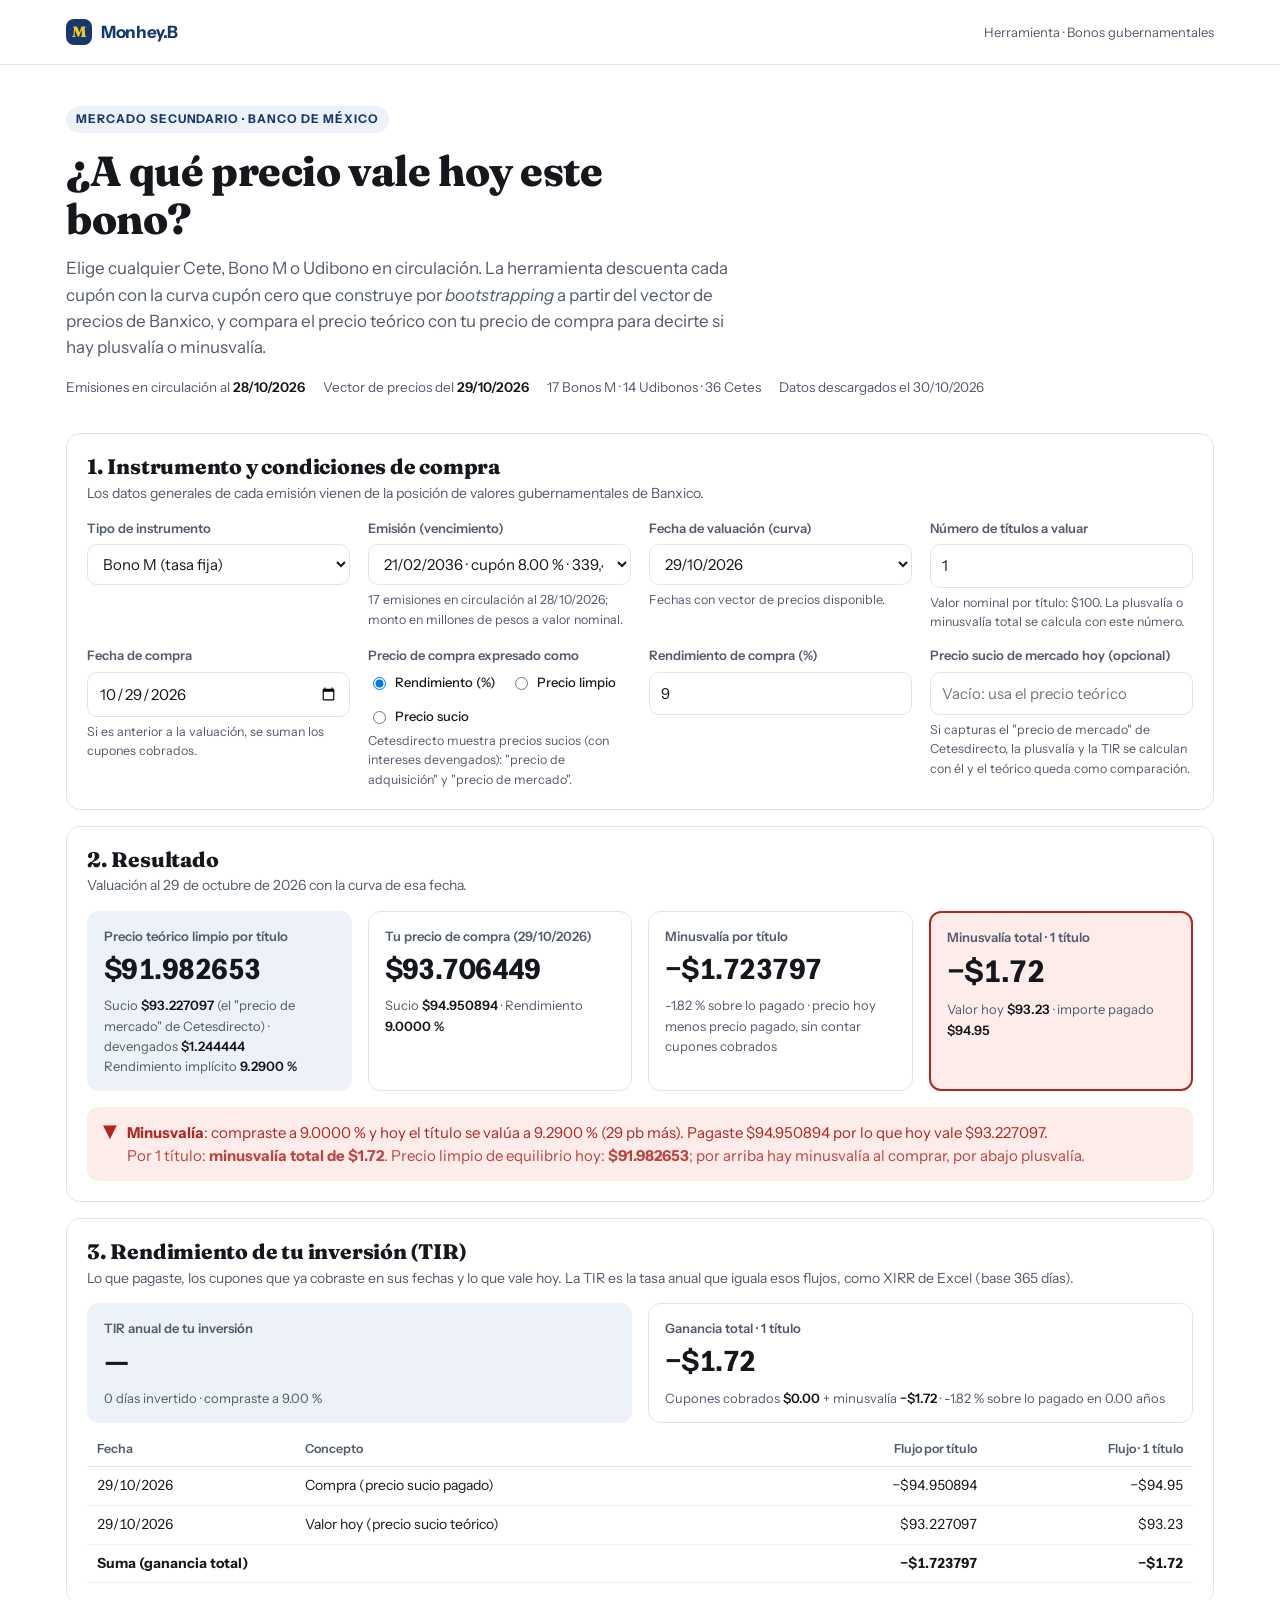
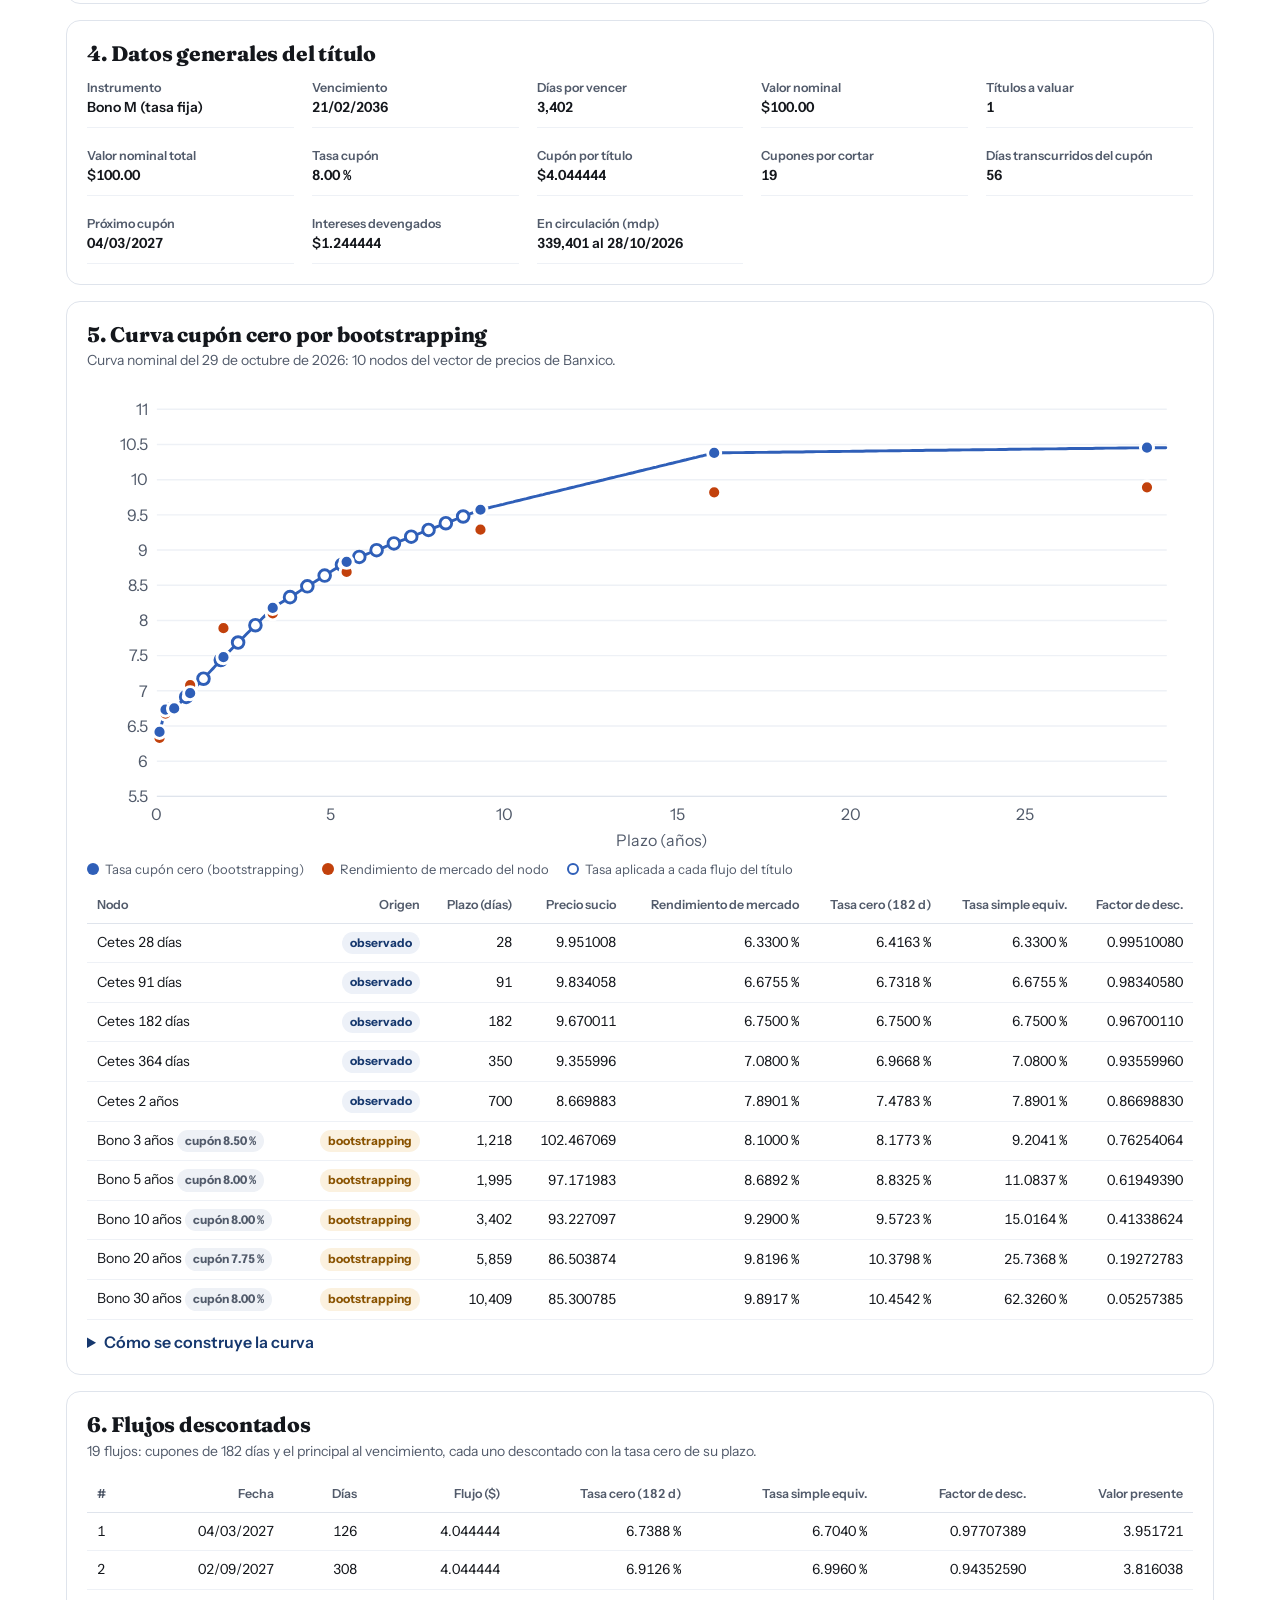
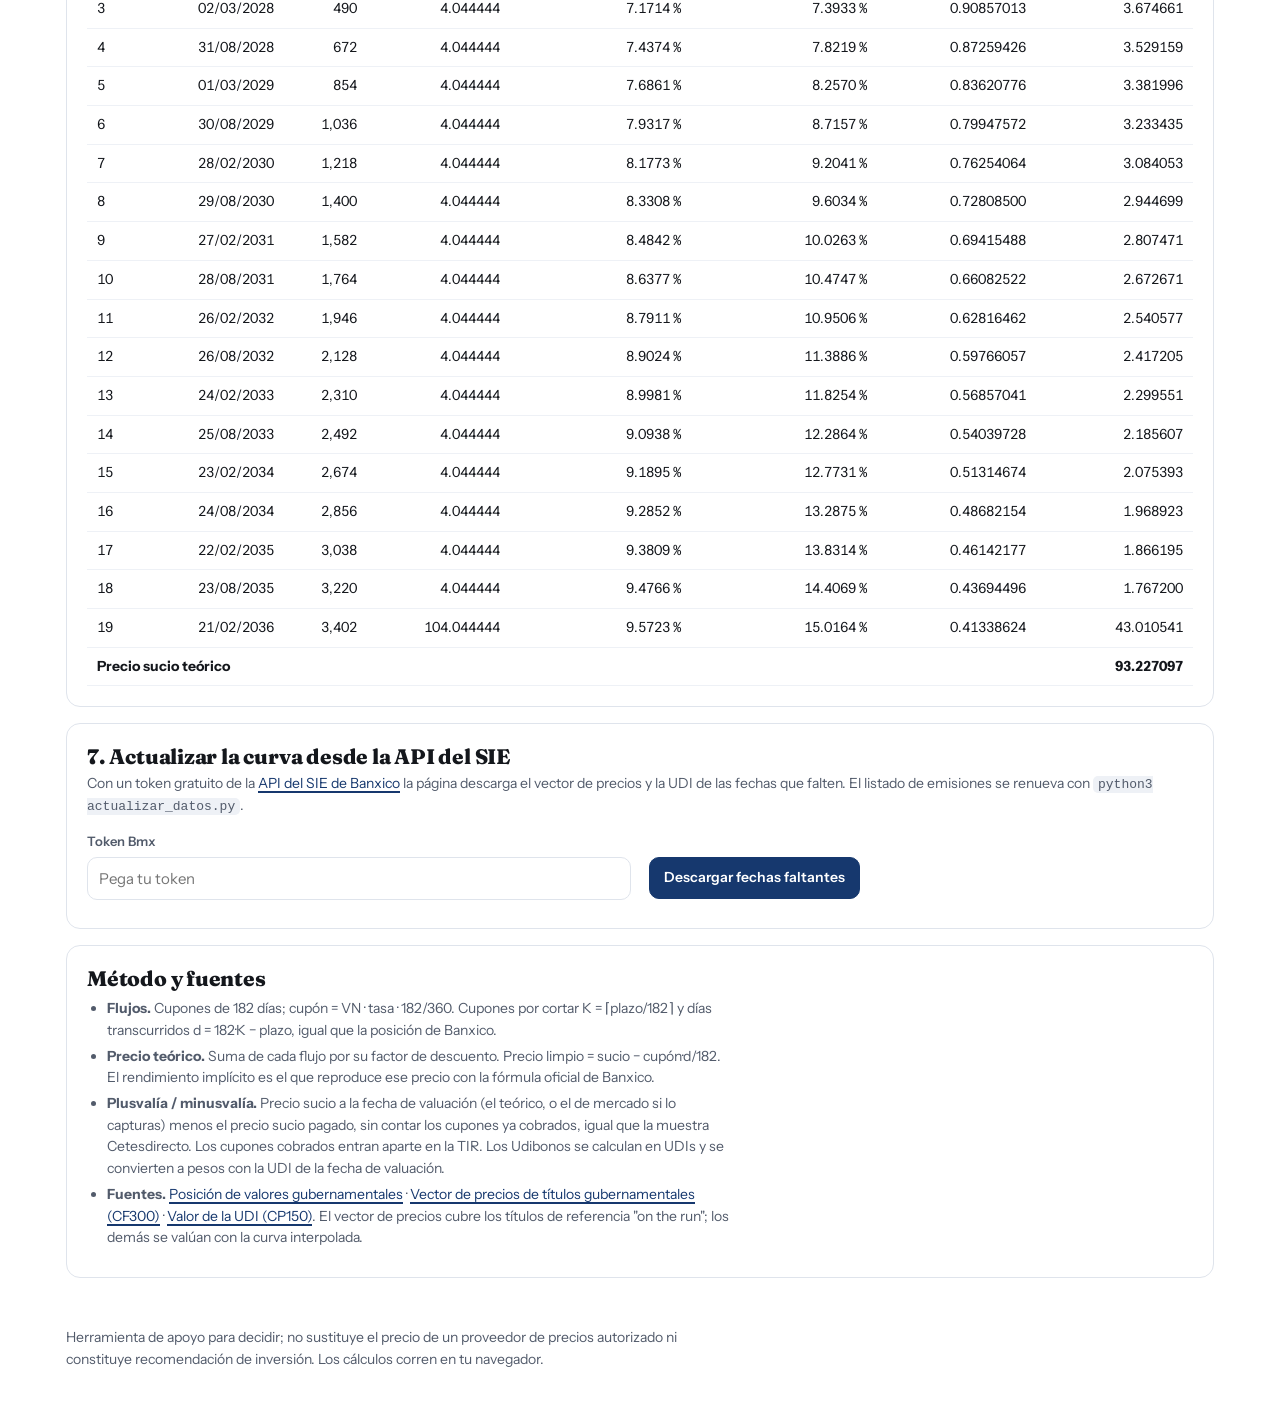
<file: bonos/index.html>
<!DOCTYPE html>
<html lang="es-MX">
<head>
<meta charset="utf-8">
<meta name="viewport" content="width=device-width, initial-scale=1">
<title>Monhey.B · Calculadora de bonos gubernamentales</title>
<meta name="description" content="Valúa Cetes, Bonos M y Udibonos con la curva cupón cero construida por bootstrapping a partir del vector de precios de Banco de México.">
<link rel="preconnect" href="https://fonts.googleapis.com">
<link rel="preconnect" href="https://fonts.gstatic.com" crossorigin>
<link href="https://fonts.googleapis.com/css2?family=Fraunces:opsz,wght@9..144,600;9..144,800&family=Instrument+Sans:wght@400;500;600;700&display=swap" rel="stylesheet">
<style>
:root{
  --navy:#16386E; --navy-deep:#0E2247; --navy-soft:#EDF1F8;
  --yellow:#F7C822; --yellow-soft:#FEF6D8;
  --ink:#14171C; --muted:#525B6B; --line:#DFE4EC; --line-soft:#EEF1F6;
  --green:#0B6B3A; --green-soft:#E3F4EA; --red:#B3261E; --red-soft:#FDECEA;
  --amber:#8A5300; --amber-soft:#FBF1DF; --white:#FFFFFF; --surface:#FFFFFF;
  --serie-curva:#2F5FB8; --serie-mercado:#C2410C;
  --sans:"Instrument Sans","Segoe UI",system-ui,-apple-system,sans-serif;
  --display:"Fraunces",Georgia,"Times New Roman",serif;
  --mono:ui-monospace,"SF Mono",Menlo,Consolas,monospace;
  --radius:14px; --navh:64px;
}
*,*::before,*::after{box-sizing:border-box}
html{scroll-behavior:smooth;-webkit-text-size-adjust:100%}
body{margin:0;background:var(--white);color:var(--ink);font-family:var(--sans);font-size:16px;line-height:1.55;-webkit-font-smoothing:antialiased}
h1,h2,h3{font-family:var(--display);font-weight:800;line-height:1.15;margin:0;letter-spacing:-0.01em}
p{margin:0}
a{color:var(--navy);text-decoration-thickness:1.5px;text-underline-offset:3px}
:focus-visible{outline:3px solid var(--navy);outline-offset:3px;border-radius:4px}
.wrap{width:100%;max-width:1180px;margin:0 auto;padding:0 16px}
.sr-only{position:absolute;width:1px;height:1px;padding:0;margin:-1px;overflow:hidden;clip:rect(0 0 0 0);white-space:nowrap;border:0}

.nav{position:sticky;top:0;z-index:50;background:rgba(255,255,255,.96);backdrop-filter:blur(8px);border-bottom:1px solid var(--line)}
.nav__inner{display:flex;align-items:center;gap:16px;height:var(--navh);max-width:1180px;margin:0 auto;padding:0 16px}
.brand{display:flex;align-items:center;gap:9px;text-decoration:none;color:var(--navy);font-weight:700;font-size:17px;letter-spacing:-0.02em}
.brand__dot{width:26px;height:26px;border-radius:8px;background:var(--navy);display:grid;place-items:center;color:var(--yellow);font-family:var(--display);font-size:15px;font-weight:800}
.nav__tag{margin-left:auto;font-size:13px;color:var(--muted)}

.hero{padding:40px 0 20px}
.eyebrow{display:inline-block;font-size:12px;font-weight:700;letter-spacing:.08em;text-transform:uppercase;color:var(--navy);background:var(--navy-soft);padding:4px 10px;border-radius:999px;margin-bottom:14px}
.hero h1{font-size:clamp(28px,4.5vw,42px);max-width:22ch}
.lede{color:var(--muted);font-size:17px;max-width:62ch;margin-top:12px}
.stamps{display:flex;flex-wrap:wrap;gap:8px 18px;margin-top:16px;font-size:13.5px;color:var(--muted)}
.stamps b{color:var(--ink);font-weight:600}

.card{background:var(--surface);border:1px solid var(--line);border-radius:var(--radius);padding:20px;margin:16px 0}
.card h2{font-size:21px;margin-bottom:4px}
.card__sub{color:var(--muted);font-size:14px;margin-bottom:14px}
.grid{display:grid;gap:14px 18px;grid-template-columns:repeat(auto-fit,minmax(210px,1fr))}
.field label,.field .field__label{display:block;font-size:13px;font-weight:600;color:var(--muted);margin-bottom:6px}
.field input,.field select{width:100%;font:inherit;font-size:15px;padding:9px 11px;border:1px solid var(--line);border-radius:10px;background:#fff;color:var(--ink)}
.field input:disabled{background:var(--line-soft);color:var(--muted)}
.field__note{font-size:12.5px;color:var(--muted);margin-top:5px}
.radios{display:flex;gap:14px;flex-wrap:wrap;font-size:14px}
.radios label{display:flex;align-items:center;gap:6px;font-weight:500;color:var(--ink);margin:0}
.radios input{width:auto}
.btn{font:inherit;font-weight:600;font-size:14px;padding:9px 14px;border-radius:10px;border:1px solid var(--navy);background:var(--navy);color:#fff;cursor:pointer}
.btn--ghost{background:#fff;color:var(--navy)}
.btn:disabled{opacity:.5;cursor:default}

.result{display:grid;gap:16px;grid-template-columns:repeat(auto-fit,minmax(240px,1fr))}
.tile{border:1px solid var(--line);border-radius:12px;padding:14px 16px;background:#fff}
.tile--hero{background:var(--navy-soft);border-color:transparent}
.tile--total{border-width:2px}
.tile--total.tile--plus{border-color:var(--green);background:var(--green-soft)}
.tile--total.tile--minus{border-color:var(--red);background:var(--red-soft)}
.tile--total.tile--par{border-color:var(--amber);background:var(--amber-soft)}
.tile--total .tile__value{font-size:30px}
.tile__label{font-size:13px;color:var(--muted);font-weight:600}
.tile__value{font-family:var(--sans);font-weight:700;font-size:28px;letter-spacing:-0.02em;margin-top:2px;font-variant-numeric:tabular-nums}
.tile__sub{font-size:13px;color:var(--muted);margin-top:4px}
.tile__sub b{color:var(--ink);font-weight:600}
.verdict{margin-top:16px;padding:14px 16px;border-radius:12px;font-size:15px;display:flex;gap:10px;align-items:flex-start}
.verdict--plus{background:var(--green-soft);color:var(--green)}
.verdict--minus{background:var(--red-soft);color:var(--red)}
.verdict--par{background:var(--amber-soft);color:var(--amber)}
.verdict__ico{font-weight:800;font-size:18px;line-height:1.2}
.verdict b{font-weight:700}
.badge{display:inline-block;font-size:12px;font-weight:700;padding:2px 8px;border-radius:999px;background:var(--line-soft);color:var(--muted)}
.badge--obs{background:var(--navy-soft);color:var(--navy)}
.badge--boot{background:var(--amber-soft);color:var(--amber)}

.table-wrap{overflow-x:auto;margin-top:8px}
table{border-collapse:collapse;width:100%;font-size:14px}
th,td{padding:8px 10px;border-bottom:1px solid var(--line-soft);text-align:right;white-space:nowrap;font-variant-numeric:tabular-nums}
th{font-size:12.5px;color:var(--muted);font-weight:600;text-align:right;border-bottom:1px solid var(--line)}
th:first-child,td:first-child{text-align:left}
tfoot td{font-weight:700;border-top:1px solid var(--line)}
.kv{display:grid;grid-template-columns:repeat(auto-fit,minmax(170px,1fr));gap:10px 18px;font-size:14px}
.kv div{padding:8px 0;border-bottom:1px solid var(--line-soft)}
.kv span{display:block;font-size:12.5px;color:var(--muted);font-weight:600}
.kv b{font-weight:600;font-variant-numeric:tabular-nums}

.chart{position:relative;margin-top:12px;overflow:hidden}
.chart svg{width:100%;height:auto;display:block}
.chart .grid-line{stroke:var(--line-soft);stroke-width:1}
.chart .axis{stroke:var(--line);stroke-width:1}
.chart text{font-family:var(--sans);font-size:11px;fill:var(--muted)}
.chart .curva{fill:none;stroke:var(--serie-curva);stroke-width:2;stroke-linejoin:round;stroke-linecap:round}
.chart .nodo{fill:var(--serie-curva);stroke:var(--surface);stroke-width:2}
.chart .mercado{fill:var(--serie-mercado);stroke:var(--surface);stroke-width:2}
.chart .flujo{fill:var(--surface);stroke:var(--serie-curva);stroke-width:2}
.chart .cross{stroke:var(--muted);stroke-width:1;stroke-dasharray:none;opacity:0}
.legend{display:flex;flex-wrap:wrap;gap:8px 18px;font-size:13px;color:var(--muted);margin-top:8px}
.legend span{display:inline-flex;align-items:center;gap:6px}
.legend i{display:inline-block;width:12px;height:12px;border-radius:50%}
.tooltip{position:absolute;pointer-events:none;max-width:calc(100% - 8px);white-space:normal;text-align:center;background:var(--ink);color:#fff;font-size:12.5px;padding:6px 9px;border-radius:8px;opacity:0;transform:translate(-50%,-120%);transition:opacity .08s}

details{margin-top:10px}
summary{cursor:pointer;font-weight:600;color:var(--navy)}
.nota{font-size:14px;color:var(--muted);max-width:72ch}
.nota ol,.nota ul{padding-left:20px;margin:8px 0}
.nota li{margin:4px 0}
code{font-family:var(--mono);font-size:13px;background:var(--line-soft);padding:1px 5px;border-radius:5px}
.msg{font-size:13.5px;margin-top:8px;color:var(--muted)}
.msg--err{color:var(--red)}
.msg--ok{color:var(--green)}
.foot{padding:32px 0 56px;color:var(--muted);font-size:14px}
.foot p{max-width:72ch;line-height:1.6}
@media (max-width:640px){
  .tile__value{font-size:24px}
  .card{padding:16px}
}
</style>
</head>
<body>
<a class="skip sr-only" href="#calc">Ir al contenido</a>
<header class="nav">
  <div class="nav__inner">
    <a class="brand" href="../index.html"><span class="brand__dot">M</span>Monhey.B</a>
    <span class="nav__tag">Herramienta · Bonos gubernamentales</span>
  </div>
</header>

<main class="wrap" id="calc">
  <section class="hero">
    <span class="eyebrow">Mercado secundario · Banco de México</span>
    <h1>¿A qué precio vale hoy este bono?</h1>
    <p class="lede">Elige cualquier Cete, Bono M o Udibono en circulación. La herramienta descuenta cada cupón con la curva cupón cero que construye por <em>bootstrapping</em> a partir del vector de precios de Banxico, y compara el precio teórico con tu precio de compra para decirte si hay plusvalía o minusvalía.</p>
    <div class="stamps" id="stamps"></div>
  </section>

  <section class="card" aria-labelledby="h-datos">
    <h2 id="h-datos">1. Instrumento y condiciones de compra</h2>
    <p class="card__sub">Los datos generales de cada emisión vienen de la posición de valores gubernamentales de Banxico.</p>
    <div class="grid">
      <div class="field"><label for="tipo">Tipo de instrumento</label>
        <select id="tipo">
          <option value="bono">Bono M (tasa fija)</option>
          <option value="udibono">Udibono (tasa real, en UDIs)</option>
          <option value="cete">Cete (cupón cero)</option>
          <option value="manual">Otro bono a tasa fija (captura manual)</option>
        </select></div>
      <div class="field" id="f-emision"><label for="emision">Emisión (vencimiento)</label><select id="emision"></select>
        <p class="field__note" id="emision-nota"></p></div>
      <div class="field" id="f-vence" hidden><label for="vence">Fecha de vencimiento</label><input type="date" id="vence"></div>
      <div class="field" id="f-cupon" hidden><label for="cupon">Tasa cupón anual (%)</label><input type="number" id="cupon" step="0.01" min="0" value="8"></div>
      <div class="field"><label for="fval">Fecha de valuación (curva)</label><select id="fval"></select>
        <p class="field__note">Fechas con vector de precios disponible.</p></div>
      <div class="field"><label for="titulos">Número de títulos a valuar</label><input type="number" id="titulos" min="1" step="1" value="1" inputmode="numeric">
        <p class="field__note" id="vn-nota"></p></div>
      <div class="field"><label for="fcompra">Fecha de compra</label><input type="date" id="fcompra">
        <p class="field__note">Si es anterior a la valuación, se suman los cupones cobrados.</p></div>
      <div class="field"><span class="field__label">Precio de compra expresado como</span>
        <div class="radios">
          <label><input type="radio" name="modo" value="rendimiento" checked> Rendimiento (%)</label>
          <label><input type="radio" name="modo" value="limpio"> Precio limpio</label>
          <label><input type="radio" name="modo" value="sucio"> Precio sucio</label>
        </div>
        <p class="field__note">Cetesdirecto muestra precios sucios (con intereses devengados): "precio de adquisición" y "precio de mercado".</p></div>
      <div class="field"><label for="vcompra" id="vcompra-label">Rendimiento de compra (%)</label><input type="number" id="vcompra" step="0.0001" value="9">
        <p class="field__note" id="vcompra-nota"></p></div>
      <div class="field" id="f-pmercado"><label for="pmercado">Precio sucio de mercado hoy (opcional)</label><input type="number" id="pmercado" step="0.000001" min="0" placeholder="Vacío: usa el precio teórico">
        <p class="field__note">Si capturas el "precio de mercado" de Cetesdirecto, la plusvalía y la TIR se calculan con él y el teórico queda como comparación.</p></div>
    </div>
  </section>

  <section class="card" aria-labelledby="h-res">
    <h2 id="h-res">2. Resultado</h2>
    <p class="card__sub" id="res-sub"></p>
    <div id="resultado"></div>
  </section>

  <section class="card" aria-labelledby="h-tir">
    <h2 id="h-tir">3. Rendimiento de tu inversión (TIR)</h2>
    <p class="card__sub">Lo que pagaste, los cupones que ya cobraste en sus fechas y lo que vale hoy. La TIR es la tasa anual que iguala esos flujos, como XIRR de Excel (base 365 días).</p>
    <div id="tir"></div>
  </section>

  <section class="card" aria-labelledby="h-gen">
    <h2 id="h-gen">4. Datos generales del título</h2>
    <div class="kv" id="generales"></div>
  </section>

  <section class="card" aria-labelledby="h-curva">
    <h2 id="h-curva">5. Curva cupón cero por bootstrapping</h2>
    <p class="card__sub" id="curva-sub"></p>
    <div class="chart" id="chart"></div>
    <div class="legend" id="legend"></div>
    <div class="table-wrap"><table id="t-nodos"></table></div>
    <details><summary>Cómo se construye la curva</summary>
      <div class="nota">
        <ol>
          <li><b>Nodos observados.</b> Los Cetes son cupón cero: su precio da directamente el factor de descuento de su plazo, FD(t) = precio / 10.</li>
          <li><b>Bootstrapping.</b> Cada bono de referencia (3, 5, 7, 10, 20 y 30 años del vector de precios) añade un nodo en su vencimiento. Se busca la tasa cero z(T) tal que la suma de sus cupones descontados con la curva ya conocida —e interpolada linealmente entre el nodo anterior y T— sea exactamente su precio sucio de mercado. Así los plazos donde no hay tasa observada (los cupones intermedios) quedan determinados por la propia curva.</li>
          <li><b>Convención.</b> z(t) es tasa anual act/360 capitalizable cada 182 días: FD(t) = (1 + z·182/360)^(−t/182), la misma de la fórmula de precio de Banxico. Con una curva plana el precio teórico coincide con el precio por rendimiento oficial. Se muestra además la tasa simple act/360 equivalente (convención Cetes).</li>
          <li><b>Extremos.</b> Antes del primer nodo y después del último la curva se toma plana.</li>
        </ol>
      </div>
    </details>
  </section>

  <section class="card" aria-labelledby="h-flujos">
    <h2 id="h-flujos">6. Flujos descontados</h2>
    <p class="card__sub" id="flujos-sub"></p>
    <div class="table-wrap"><table id="t-flujos"></table></div>
  </section>

  <section class="card" aria-labelledby="h-api">
    <h2 id="h-api">7. Actualizar la curva desde la API del SIE</h2>
    <p class="card__sub">Con un token gratuito de la <a href="https://www.banxico.org.mx/SieAPIRest/service/v1/token" target="_blank" rel="noopener">API del SIE de Banxico</a> la página descarga el vector de precios y la UDI de las fechas que falten. El listado de emisiones se renueva con <code>python3 actualizar_datos.py</code>.</p>
    <div class="grid">
      <div class="field"><label for="token">Token Bmx</label><input type="password" id="token" autocomplete="off" placeholder="Pega tu token"></div>
      <div class="field"><span class="field__label">&nbsp;</span><button class="btn" id="btn-api" type="button">Descargar fechas faltantes</button></div>
    </div>
    <p class="msg" id="api-msg"></p>
  </section>

  <section class="card" aria-labelledby="h-metodo">
    <h2 id="h-metodo">Método y fuentes</h2>
    <div class="nota">
      <ul>
        <li><b>Flujos.</b> Cupones de 182 días; cupón = VN · tasa · 182/360. Cupones por cortar K = ⌈plazo/182⌉ y días transcurridos d = 182·K − plazo, igual que la posición de Banxico.</li>
        <li><b>Precio teórico.</b> Suma de cada flujo por su factor de descuento. Precio limpio = sucio − cupón·d/182. El rendimiento implícito es el que reproduce ese precio con la fórmula oficial de Banxico.</li>
        <li><b>Plusvalía / minusvalía.</b> Precio sucio a la fecha de valuación (el teórico, o el de mercado si lo capturas) menos el precio sucio pagado, sin contar los cupones ya cobrados, igual que la muestra Cetesdirecto. Los cupones cobrados entran aparte en la TIR. Los Udibonos se calculan en UDIs y se convierten a pesos con la UDI de la fecha de valuación.</li>
        <li><b>Fuentes.</b> <a id="src-pos" href="#" target="_blank" rel="noopener">Posición de valores gubernamentales</a> · <a id="src-vec" href="#" target="_blank" rel="noopener">Vector de precios de títulos gubernamentales (CF300)</a> · <a id="src-udi" href="#" target="_blank" rel="noopener">Valor de la UDI (CP150)</a>. El vector de precios cubre los títulos de referencia "on the run"; los demás se valúan con la curva interpolada.</li>
      </ul>
    </div>
  </section>
</main>
<footer class="foot"><div class="wrap"><p>Herramienta de apoyo para decidir; no sustituye el precio de un proveedor de precios autorizado ni constituye recomendación de inversión. Los cálculos corren en tu navegador.</p></div></footer>

<script src="datos.js"></script>
<script src="valuacion.js"></script>
<script>
(function () {
  'use strict';
  const V = window.Valuacion;
  const D = window.DATOS_BONOS;
  const $ = (id) => document.getElementById(id);

  // ---------- formato
  const nf = (dec) => new Intl.NumberFormat('es-MX', { minimumFractionDigits: dec, maximumFractionDigits: dec });
  const f2 = nf(2), f4 = nf(4), f6 = nf(6), f0 = nf(0);
  const pct = (x, d = 4) => nf(d).format(x) + ' %';
  const pesos = (x, d = 2) => (x < 0 ? '−$' : '$') + nf(d).format(Math.abs(x));
  const fechaLarga = (iso) => {
    const [y, m, d] = iso.split('-').map(Number);
    return new Date(Date.UTC(y, m - 1, d)).toLocaleDateString('es-MX', { timeZone: 'UTC', day: 'numeric', month: 'long', year: 'numeric' });
  };
  const fechaCorta = (iso) => iso.split('-').reverse().join('/');
  const isoDeDate = (dt) => dt.toISOString().slice(0, 10);
  const dateDeIso = (iso) => { const [y, m, d] = iso.split('-').map(Number); return new Date(Date.UTC(y, m - 1, d)); };
  const dias = (isoA, isoB) => Math.round((dateDeIso(isoB) - dateDeIso(isoA)) / 86400000);
  const sumaDias = (iso, n) => isoDeDate(new Date(dateDeIso(iso).getTime() + n * 86400000));

  // ---------- estado
  const st = { tipo: 'bono', emision: 0, fval: D.curvas.fechas[D.curvas.fechas.length - 1], titulos: 1, fcompra: null, modo: 'rendimiento', vcompra: 9, pmercado: null };
  st.fcompra = st.fval;

  const listas = { bono: D.posicion.bonos, udibono: D.posicion.udibonos, cete: D.posicion.cetes };

  function udiDe(fecha) {
    if (D.udi[fecha]) return D.udi[fecha];
    const fs = Object.keys(D.udi).filter((f) => f <= fecha).sort();
    return fs.length ? D.udi[fs[fs.length - 1]] : null;
  }

  function instrumentosCurva(fecha, real) {
    const nodos = (real ? D.curvas.real : D.curvas.nominal)[fecha] || [];
    const udi = real ? udiDe(fecha) : 1;
    return nodos.map((n) => n.tipo === 'cete'
      ? { tipo: 'cete', plazo: n.plazo, precio: n.precio, etiqueta: n.etiqueta }
      : { tipo: n.tipo, plazo: n.plazo, sucio: n.sucio / udi, cupon: n.cupon, etiqueta: n.etiqueta });
  }

  // ---------- controles
  function llenarEmisiones() {
    const sel = $('emision');
    sel.innerHTML = '';
    const lista = listas[st.tipo] || [];
    lista.forEach((b, i) => {
      const o = document.createElement('option');
      o.value = i;
      o.textContent = st.tipo === 'cete'
        ? `${fechaCorta(b.vence)} · ${b.dias} días · ${f0.format(b.circulacion)} mdp`
        : `${fechaCorta(b.vence)} · cupón ${f2.format(b.cupon)} % · ${f0.format(b.circulacion)} mdp`;
      sel.appendChild(o);
    });
    if (st.emision >= lista.length) st.emision = 0;
    sel.value = st.emision;
    $('f-emision').hidden = st.tipo === 'manual';
    $('f-vence').hidden = st.tipo !== 'manual';
    $('f-cupon').hidden = st.tipo !== 'manual';
    $('emision-nota').textContent = lista.length ? `${lista.length} emisiones en circulación al ${fechaCorta(D.posicion.fecha)}; monto en millones de pesos a valor nominal.` : '';
    if (st.tipo === 'manual' && !$('vence').value) $('vence').value = sumaDias(st.fval, 1820);
  }

  function llenarFechas() {
    const sel = $('fval');
    sel.innerHTML = '';
    D.curvas.fechas.slice().reverse().forEach((f) => {
      const o = document.createElement('option'); o.value = f; o.textContent = fechaCorta(f); sel.appendChild(o);
    });
    sel.value = st.fval;
  }

  function actualizarEtiquetasCompra() {
    const cete = st.tipo === 'cete';
    const vnTxt = st.tipo === 'udibono' ? '100 UDIs' : cete ? '$10' : '$100';
    $('vn-nota').textContent = `Valor nominal por título: ${vnTxt}. La plusvalía o minusvalía total se calcula con este número.`;
    document.querySelector('input[name=modo][value=limpio]').parentNode.lastChild.textContent = cete ? ' Precio' : ' Precio limpio';
    const unidadP = cete ? 'por título de $10' : st.tipo === 'udibono' ? 'UDIs por 100' : 'por $100';
    $('vcompra-label').textContent = st.modo === 'rendimiento' ? 'Rendimiento de compra (%)' : st.modo === 'sucio' ? `Precio sucio de compra (${unidadP})` : cete ? `Precio de compra (${unidadP})` : `Precio limpio de compra (${unidadP})`;
    $('vcompra-nota').textContent = st.modo === 'sucio' ? 'Es el "precio de adquisición" que muestra Cetesdirecto.' : st.modo === 'limpio' ? 'Sin intereses devengados.' : '';
    $('vcompra').step = st.modo === 'rendimiento' ? '0.0001' : '0.000001';
  }

  function leerInstrumento() {
    if (st.tipo === 'manual') {
      const vence = $('vence').value, cupon = parseFloat($('cupon').value);
      if (!vence || !(cupon >= 0)) return null;
      return { vence, cupon, circulacion: null, manual: true };
    }
    return (listas[st.tipo] || [])[st.emision] || null;
  }

  // ---------- cálculo principal
  function calcular() {
    const ins = leerInstrumento();
    const real = st.tipo === 'udibono';
    const cete = st.tipo === 'cete';
    const unidad = real ? 'UDIs' : '$';
    const udi = real ? udiDe(st.fval) : 1;
    const instrumentos = instrumentosCurva(st.fval, real);
    if (!ins || !instrumentos.length) {
      $('resultado').innerHTML = '<p class="msg msg--err">No hay datos suficientes para esta fecha.</p>';
      return;
    }
    const curva = V.bootstrap(instrumentos);
    const plazo = dias(st.fval, ins.vence);
    if (plazo <= 0) {
      $('resultado').innerHTML = `<p class="msg msg--err">El título venció el ${fechaCorta(ins.vence)}; elige una fecha de valuación anterior.</p>`;
      $('generales').innerHTML = ''; $('t-flujos').innerHTML = ''; $('tir').innerHTML = '';
      pintarCurva(curva, [], real);
      return;
    }
    const vn = cete ? 10 : 100;
    const fcompra = st.fcompra || st.fval;
    const plazoCompra = dias(fcompra, ins.vence);
    const compraValida = plazoCompra > 0 && fcompra <= st.fval;

    let teo, compra, cuponesCobrados = 0, nCupones = 0;
    const fechasCupones = [];
    if (cete) {
      const vc = V.valuarCete(curva, plazo, vn);
      teo = { sucio: vc.precio, limpio: vc.precio, rendimiento: vc.rendimiento, devengados: 0, cupon: 0, cupones: 0, diasTranscurridos: 0, plazo, flujos: [{ dias: plazo, flujo: vn, tasaCero: vc.tasaCero, tasaSimple: curva.tasaSimple(plazo), fd: vc.fd, vp: vc.precio }] };
      if (compraValida) {
        const precio = st.modo === 'rendimiento' ? V.precioCetePorRendimiento(st.vcompra, plazoCompra, vn) : st.vcompra;
        compra = { sucio: precio, limpio: precio, rendimiento: V.rendimientoCetePorPrecio(precio, plazoCompra, vn), plazo: plazoCompra };
      }
    } else {
      teo = V.valuarBono(curva, plazo, ins.cupon, vn);
      if (compraValida) {
        const sucio = st.modo === 'rendimiento' ? V.precioSucioPorRendimiento(st.vcompra, ins.cupon, plazoCompra, vn)
          : st.modo === 'sucio' ? st.vcompra : st.vcompra + V.interesesDevengados(ins.cupon, plazoCompra, vn);
        compra = { sucio, limpio: sucio - V.interesesDevengados(ins.cupon, plazoCompra, vn), rendimiento: V.rendimientoPorPrecioSucio(sucio, ins.cupon, plazoCompra, vn), plazo: plazoCompra };
        // cupones cobrados entre la compra y la valuación
        const kCompra = V.cuponesPorCortar(plazoCompra), kVal = V.cuponesPorCortar(plazo);
        nCupones = Math.max(0, kCompra - kVal);
        cuponesCobrados = nCupones * teo.cupon;
        // fechas de los cupones cobrados: hacia atrás desde el próximo cupón, 182 días cada uno
        const proximo = sumaDias(st.fval, 182 - teo.diasTranscurridos);
        for (let k = 1; k <= nCupones; k++) fechasCupones.unshift(sumaDias(proximo, -182 * k));
      }
    }

    const precioHoy = st.pmercado > 0 ? st.pmercado : teo.sucio;
    pintarResultado(ins, teo, compra, precioHoy, cuponesCobrados, nCupones, unidad, udi, real, cete, vn);
    pintarTIR(ins, teo, compra, precioHoy, fechasCupones, real, udi, cete);
    pintarGenerales(ins, teo, plazo, real, cete, vn, udi);
    pintarCurva(curva, cete ? [] : teo.flujos, real);
    pintarFlujos(teo, ins, unidad, real, udi, cete);
  }

  function pintarResultado(ins, teo, compra, precioHoy, cuponesCobrados, nCupones, unidad, udi, real, cete, vn) {
    const t = st.titulos || 1;
    const mon = (x, d = 6) => (real ? nf(d).format(x) + ' UDIs' : pesos(x, d));
    const aPesos = (x) => (real ? ` <span class="tile__sub">(${pesos(x * udi)})</span>` : '');
    let html = '<div class="result">';
    html += `<div class="tile tile--hero"><div class="tile__label">Precio teórico ${cete ? '' : 'limpio '}por título</div><div class="tile__value">${mon(teo.limpio)}</div><div class="tile__sub">${cete ? '' : `Sucio <b>${mon(teo.sucio)}</b> (el "precio de mercado" de Cetesdirecto) · devengados <b>${mon(teo.devengados)}</b><br>`}Rendimiento implícito <b>${pct(teo.rendimiento)}</b>${aPesos(teo.limpio)}</div></div>`;
    if (compra) {
      html += `<div class="tile"><div class="tile__label">Tu precio de compra (${fechaCorta(st.fcompra || st.fval)})</div><div class="tile__value">${mon(compra.limpio)}</div><div class="tile__sub">${cete ? '' : `Sucio <b>${mon(compra.sucio)}</b> · `}Rendimiento <b>${pct(compra.rendimiento)}</b>${aPesos(compra.limpio)}</div></div>`;
      const capturado = precioHoy !== teo.sucio;
      if (capturado) html += `<div class="tile"><div class="tile__label">Precio sucio de mercado capturado</div><div class="tile__value">${mon(precioHoy)}</div><div class="tile__sub">Rendimiento <b>${pct(cete ? V.rendimientoCetePorPrecio(precioHoy, teo.plazo, vn) : V.rendimientoPorPrecioSucio(precioHoy, ins.cupon, teo.plazo, vn))}</b> · teórico <b>${mon(teo.sucio)}</b> (${mon(precioHoy - teo.sucio, 4)} de diferencia)</div></div>`;
      const porTitulo = precioHoy - compra.sucio;
      const total = porTitulo * t;
      const pctRel = porTitulo / compra.sucio * 100;
      const signo = Math.abs(porTitulo) < 1e-6 ? 'par' : porTitulo > 0 ? 'plus' : 'minus';
      const enPesos = (x) => pesos(real ? x * udi : x);
      html += `<div class="tile"><div class="tile__label">${signo === 'minus' ? 'Minusvalía' : 'Plusvalía'} por título</div><div class="tile__value">${mon(porTitulo)}</div><div class="tile__sub">${pct(pctRel, 2)} sobre lo pagado · precio hoy menos precio pagado, sin contar cupones cobrados${aPesos(porTitulo)}</div></div>`;
      html += `<div class="tile tile--total tile--${signo}"><div class="tile__label">${signo === 'minus' ? 'Minusvalía' : 'Plusvalía'} total · ${f0.format(t)} título${t === 1 ? '' : 's'}</div><div class="tile__value">${enPesos(total)}</div><div class="tile__sub">Valor hoy <b>${enPesos(precioHoy * t)}</b> · importe pagado <b>${enPesos(compra.sucio * t)}</b>${nCupones ? ` · aparte, cupones cobrados <b>${enPesos(cuponesCobrados * t)}</b> (ver TIR)` : ''}${real ? ` · UDI ${f6.format(udi)}` : ''}</div></div>`;
      html += '</div>';
      const rendHoy = capturado ? (cete ? V.rendimientoCetePorPrecio(precioHoy, teo.plazo, vn) : V.rendimientoPorPrecioSucio(precioHoy, ins.cupon, teo.plazo, vn)) : teo.rendimiento;
      const pb = (rendHoy - compra.rendimiento) * 100;
      const txt = signo === 'par' ? `Tu precio coincide con el teórico: <b>sin plusvalía ni minusvalía</b>.`
        : signo === 'plus' ? `<b>Plusvalía</b>: compraste a ${pct(compra.rendimiento)} y hoy el título ${capturado ? 'cotiza' : 'se valúa'} a ${pct(rendHoy)} (${f0.format(Math.abs(pb))} pb ${pb < 0 ? 'menos' : 'más'}). Pagaste ${mon(compra.sucio)} por lo que hoy vale ${mon(precioHoy)}.`
        : `<b>Minusvalía</b>: compraste a ${pct(compra.rendimiento)} y hoy el título ${capturado ? 'cotiza' : 'se valúa'} a ${pct(rendHoy)} (${f0.format(Math.abs(pb))} pb ${pb < 0 ? 'menos' : 'más'}). Pagaste ${mon(compra.sucio)} por lo que hoy vale ${mon(precioHoy)}.`;
      html += `<div class="verdict verdict--${signo}"><span class="verdict__ico">${signo === 'plus' ? '▲' : signo === 'minus' ? '▼' : '='}</span><span>${txt}<br><span style="opacity:.85">Por ${f0.format(t)} título${t === 1 ? '' : 's'}: <b>${signo === 'minus' ? 'minusvalía' : 'plusvalía'} total de ${enPesos(Math.abs(total))}</b>. Precio ${cete ? '' : 'limpio '}de equilibrio hoy: <b>${mon(teo.limpio)}</b>; por arriba hay minusvalía al comprar, por abajo plusvalía.</span></span></div>`;
    } else {
      html += '</div><p class="msg msg--err">La fecha de compra debe ser anterior o igual a la fecha de valuación y anterior al vencimiento.</p>';
    }
    $('resultado').innerHTML = html;
    $('res-sub').textContent = `Valuación al ${fechaLarga(st.fval)} con la curva de esa fecha.`;
  }

  function pintarTIR(ins, teo, compra, precioHoy, fechasCupones, real, udi, cete) {
    const t = st.titulos || 1;
    const u = real ? ' UDIs' : '';
    const mon = (x, d = 6) => (real ? nf(d).format(x) + u : pesos(x, d));
    const tot = (x) => (real ? nf(2).format(x * t) + u : pesos(x * t));
    if (!compra) { $('tir').innerHTML = '<p class="msg">Captura una fecha y un precio de compra válidos para ver la TIR.</p>'; return; }
    const fcompra = st.fcompra || st.fval;
    const flujos = [{ fecha: fcompra, concepto: 'Compra (precio sucio pagado)', monto: -compra.sucio }];
    fechasCupones.forEach((f, i) => flujos.push({ fecha: f, concepto: `Cupón ${i + 1} cobrado`, monto: teo.cupon }));
    flujos.push({ fecha: st.fval, concepto: precioHoy !== teo.sucio ? 'Valor hoy (precio sucio de mercado capturado)' : 'Valor hoy (precio sucio teórico)', monto: precioHoy });
    const tirPct = V.tir(flujos);
    const diasInv = dias(fcompra, st.fval);
    const cupones = teo.cupon * fechasCupones.length;
    const plus = precioHoy - compra.sucio;
    const ganancia = cupones + plus;
    const simple = ganancia / compra.sucio * 100;
    let h = '<div class="result">';
    h += `<div class="tile tile--hero"><div class="tile__label">TIR anual de tu inversión</div><div class="tile__value">${tirPct == null ? '—' : pct(tirPct, 2)}</div><div class="tile__sub">${f0.format(diasInv)} días invertido${real ? ' · tasa real, en UDIs' : ''} · compraste a ${pct(compra.rendimiento, 2)}</div></div>`;
    h += `<div class="tile"><div class="tile__label">Ganancia total · ${f0.format(t)} título${t === 1 ? '' : 's'}</div><div class="tile__value">${tot(ganancia)}</div><div class="tile__sub">Cupones cobrados <b>${tot(cupones)}</b> + ${plus < 0 ? 'minusvalía' : 'plusvalía'} <b>${tot(plus)}</b> · ${pct(simple, 2)} sobre lo pagado en ${f2.format(diasInv / 365)} años</div></div>`;
    h += '</div>';
    h += `<div class="table-wrap"><table><thead><tr><th>Fecha</th><th style="text-align:left">Concepto</th><th>Flujo por título</th><th>Flujo · ${f0.format(t)} título${t === 1 ? '' : 's'}</th></tr></thead><tbody>`;
    flujos.forEach((f) => { h += `<tr><td>${fechaCorta(f.fecha)}</td><td style="text-align:left">${f.concepto}</td><td>${mon(f.monto)}</td><td>${tot(f.monto)}</td></tr>`; });
    h += `</tbody><tfoot><tr><td colspan="2">Suma (ganancia total)</td><td>${mon(ganancia)}</td><td>${tot(ganancia)}</td></tr></tfoot></table></div>`;
    if (fechasCupones.length) h += `<p class="msg">El próximo cupón se paga el ${fechaCorta(sumaDias(st.fval, 182 - teo.diasTranscurridos))}.</p>`;
    $('tir').innerHTML = h;
  }

  function pintarGenerales(ins, teo, plazo, real, cete, vn, udi) {
    const mon = (x, d = 6) => (real ? nf(d).format(x) + ' UDIs' : pesos(x, d));
    const items = [
      ['Instrumento', { bono: 'Bono M (tasa fija)', udibono: 'Udibono', cete: 'Cete', manual: 'Bono a tasa fija (manual)' }[st.tipo]],
      ['Vencimiento', fechaCorta(ins.vence)],
      ['Días por vencer', f0.format(plazo)],
      ['Valor nominal', real ? '100 UDIs' : pesos(vn, 2)],
      ['Títulos a valuar', f0.format(st.titulos || 1)],
      ['Valor nominal total', real ? f0.format(100 * (st.titulos || 1)) + ' UDIs (' + pesos(100 * (st.titulos || 1) * udi) + ')' : pesos(vn * (st.titulos || 1), 2)],
    ];
    if (!cete) {
      items.push(['Tasa cupón', pct(ins.cupon, 2)], ['Cupón por título', mon(teo.cupon, 6)], ['Cupones por cortar', f0.format(teo.cupones)],
        ['Días transcurridos del cupón', f0.format(teo.diasTranscurridos)], ['Próximo cupón', fechaCorta(sumaDias(st.fval, 182 - teo.diasTranscurridos))],
        ['Intereses devengados', mon(teo.devengados, 6)]);
    }
    if (ins.circulacion != null) items.push(['En circulación (mdp)', f0.format(ins.circulacion) + ` al ${fechaCorta(D.posicion.fecha)}`]);
    if (real) items.push(['UDI de valuación', f6.format(udi)]);
    $('generales').innerHTML = items.map(([k, v]) => `<div><span>${k}</span><b>${v}</b></div>`).join('');
  }

  function pintarFlujos(teo, ins, unidad, real, udi, cete) {
    const mon = (x, d = 6) => nf(d).format(x);
    let h = `<thead><tr><th>#</th><th>Fecha</th><th>Días</th><th>Flujo (${real ? 'UDIs' : '$'})</th><th>Tasa cero (182 d)</th><th>Tasa simple equiv.</th><th>Factor de desc.</th><th>Valor presente</th>${real ? '<th>VP en pesos</th>' : ''}</tr></thead><tbody>`;
    let sum = 0;
    teo.flujos.forEach((f, i) => {
      sum += f.vp;
      h += `<tr><td>${i + 1}</td><td>${fechaCorta(sumaDias(st.fval, f.dias))}</td><td>${f0.format(f.dias)}</td><td>${mon(f.flujo)}</td><td>${pct(f.tasaCero)}</td><td>${pct(f.tasaSimple)}</td><td>${mon(f.fd, 8)}</td><td>${mon(f.vp)}</td>${real ? `<td>${pesos(f.vp * udi)}</td>` : ''}</tr>`;
    });
    h += `</tbody><tfoot><tr><td colspan="7">Precio sucio teórico</td><td>${mon(sum)}</td>${real ? `<td>${pesos(sum * udi)}</td>` : ''}</tr></tfoot>`;
    $('t-flujos').innerHTML = h;
    $('flujos-sub').textContent = cete ? 'Un solo flujo: el valor nominal al vencimiento.' : `${teo.flujos.length} flujos: cupones de 182 días y el principal al vencimiento, cada uno descontado con la tasa cero de su plazo.`;
  }

  // ---------- curva: tabla y gráfica
  function pintarCurva(curva, flujos, real) {
    $('curva-sub').textContent = `${real ? 'Curva real (Udibonos, en UDIs)' : 'Curva nominal'} del ${fechaLarga(st.fval)}: ${curva.nodos.length} nodos del vector de precios de Banxico.`;
    let h = '<thead><tr><th>Nodo</th><th>Origen</th><th>Plazo (días)</th><th>Precio sucio</th><th>Rendimiento de mercado</th><th>Tasa cero (182 d)</th><th>Tasa simple equiv.</th><th>Factor de desc.</th></tr></thead><tbody>';
    curva.nodos.forEach((n) => {
      const boot = n.origen !== 'cete';
      h += `<tr><td>${n.etiqueta}${n.cupon ? ` <span class="badge">cupón ${f2.format(n.cupon)} %</span>` : ''}</td><td><span class="badge ${boot ? 'badge--boot' : 'badge--obs'}">${boot ? 'bootstrapping' : 'observado'}</span></td><td>${f0.format(n.plazo)}</td><td>${f6.format(n.precio)}</td><td>${pct(n.tasaMercado)}</td><td>${pct(n.tasa)}</td><td>${pct(n.tasaSimple)}</td><td>${nf(8).format(n.fd)}</td></tr>`;
    });
    $('t-nodos').innerHTML = h + '</tbody>';
    dibujar(curva, flujos);
  }

  function dibujar(curva, flujos) {
    const W = 760, H = 320, m = { t: 16, r: 18, b: 38, l: 48 };
    const nodos = curva.nodos;
    const tMax = Math.max(nodos[nodos.length - 1].plazo, ...flujos.map((f) => f.dias)) * 1.02;
    const ys = [...nodos.map((n) => n.tasa), ...nodos.map((n) => n.tasaMercado), ...flujos.map((f) => f.tasaCero)];
    let yMin = Math.floor(Math.min(...ys) * 2) / 2 - 0.5, yMax = Math.ceil(Math.max(...ys) * 2) / 2 + 0.5;
    const x = (t) => m.l + (t / tMax) * (W - m.l - m.r);
    const y = (v) => H - m.b - ((v - yMin) / (yMax - yMin)) * (H - m.t - m.b);
    let s = `<svg viewBox="0 0 ${W} ${H}" role="img" aria-label="Curva cupón cero y rendimientos de mercado">`;
    // rejilla y
    const paso = (yMax - yMin) > 6 ? 1 : 0.5;
    for (let v = yMin; v <= yMax + 1e-9; v += paso) {
      s += `<line class="grid-line" x1="${m.l}" x2="${W - m.r}" y1="${y(v)}" y2="${y(v)}"/><text x="${m.l - 6}" y="${y(v) + 4}" text-anchor="end">${f2.format(v).replace(/\.?0+$/, '')}</text>`;
    }
    // eje x en años
    const anios = Math.ceil(tMax / 365);
    const pasoX = anios > 20 ? 5 : anios > 8 ? 2 : 1;
    for (let a = 0; a * 365 <= tMax; a += pasoX) s += `<text x="${x(a * 365)}" y="${H - m.b + 16}" text-anchor="middle">${a}</text>`;
    s += `<text x="${(m.l + W - m.r) / 2}" y="${H - 4}" text-anchor="middle">Plazo (años)</text>`;
    s += `<line class="axis" x1="${m.l}" x2="${W - m.r}" y1="${y(yMin)}" y2="${y(yMin)}"/>`;
    // curva interpolada
    const pts = [];
    for (let t = 1; t <= tMax; t += Math.max(1, Math.round(tMax / 300))) pts.push(`${x(t).toFixed(1)},${y(curva.tasa(t)).toFixed(1)}`);
    s += `<polyline class="curva" points="${pts.join(' ')}"/>`;
    flujos.forEach((f) => { s += `<circle class="flujo" cx="${x(f.dias)}" cy="${y(f.tasaCero)}" r="4"/>`; });
    nodos.forEach((n) => {
      s += `<circle class="mercado" cx="${x(n.plazo)}" cy="${y(n.tasaMercado)}" r="4.5"/>`;
      s += `<circle class="nodo" cx="${x(n.plazo)}" cy="${y(n.tasa)}" r="4.5"/>`;
    });
    s += `<line class="cross" id="cross" x1="0" x2="0" y1="${m.t}" y2="${H - m.b}"/>`;
    s += `<rect id="hit" x="${m.l}" y="${m.t}" width="${W - m.l - m.r}" height="${H - m.t - m.b}" fill="transparent"/></svg><div class="tooltip" id="tip"></div>`;
    $('chart').innerHTML = s;
    $('legend').innerHTML = `<span><i style="background:var(--serie-curva)"></i>Tasa cupón cero (bootstrapping)</span><span><i style="background:var(--serie-mercado)"></i>Rendimiento de mercado del nodo</span>${flujos.length ? '<span><i style="border:2px solid var(--serie-curva);background:#fff"></i>Tasa aplicada a cada flujo del título</span>' : ''}`;
    // hover
    const svg = $('chart').querySelector('svg'), hit = $('hit'), cross = $('cross'), tip = $('tip');
    const mover = (ev) => {
      const r = svg.getBoundingClientRect();
      const px = (ev.clientX - r.left) * W / r.width;
      const t = Math.max(1, Math.min(tMax, (px - m.l) / (W - m.l - m.r) * tMax));
      cross.setAttribute('x1', x(t)); cross.setAttribute('x2', x(t)); cross.style.opacity = 1;
      tip.textContent = `${f0.format(Math.round(t))} días (${f2.format(t / 365)} años) · tasa cero ${pct(curva.tasa(t), 3)} · simple ${pct(curva.tasaSimple(t), 3)}`;
      tip.style.left = Math.max(110, Math.min(r.width - 110, x(t) * r.width / W)) + 'px'; tip.style.top = (y(curva.tasa(t)) * r.height / H) + 'px'; tip.style.opacity = 1;
    };
    hit.addEventListener('mousemove', mover);
    hit.addEventListener('mouseleave', () => { cross.style.opacity = 0; tip.style.opacity = 0; });
  }

  // ---------- API del SIE
  async function descargarSIE() {
    const token = $('token').value.trim();
    const msg = $('api-msg');
    if (!token) { msg.className = 'msg msg--err'; msg.textContent = 'Falta el token.'; return; }
    try { localStorage.setItem('bmxToken', token); } catch (e) { /* sin almacenamiento */ }
    const ultima = D.curvas.fechas[D.curvas.fechas.length - 1];
    const hoy = isoDeDate(new Date());
    if (ultima >= hoy) { msg.className = 'msg msg--ok'; msg.textContent = 'La curva ya está al día.'; return; }
    const ini = sumaDias(ultima, 1);
    const defs = [...D.series_sie.nominal.map((d) => ['nominal', ...d]), ...D.series_sie.real.map((d) => ['real', ...d])];
    const ids = [...new Set([...defs.flatMap((d) => d.slice(3)), D.series_sie.udi])];
    const datos = {};
    $('btn-api').disabled = true;
    msg.className = 'msg'; msg.textContent = `Descargando ${ids.length} series del ${fechaCorta(ini)} al ${fechaCorta(hoy)}…`;
    try {
      for (let i = 0; i < ids.length; i += 20) {
        const lote = ids.slice(i, i + 20);
        const r = await fetch(`https://www.banxico.org.mx/SieAPIRest/service/v1/series/${lote.join(',')}/datos/${ini}/${hoy}?mediaType=json`, { headers: { 'Bmx-Token': token } });
        if (!r.ok) throw new Error(`HTTP ${r.status}`);
        const j = await r.json();
        for (const s of (j.bmx && j.bmx.series) || []) {
          for (const d of s.datos || []) {
            const f = d.fecha.split('/').reverse().join('-');
            const v = parseFloat(String(d.dato).replace(/,/g, ''));
            if (!isNaN(v)) (datos[f] = datos[f] || {})[s.idSerie] = v;
          }
        }
      }
    } catch (e) {
      msg.className = 'msg msg--err'; msg.textContent = `No se pudo descargar: ${e.message}. Revisa el token o tu conexión.`;
      $('btn-api').disabled = false; return;
    }
    let nuevas = 0;
    for (const f of Object.keys(datos).sort()) {
      const fila = datos[f];
      if (fila[D.series_sie.udi]) D.udi[f] = fila[D.series_sie.udi];
      const nom = nodosDe(fila, D.series_sie.nominal), re = nodosDe(fila, D.series_sie.real);
      if (nom.length >= 6) { D.curvas.nominal[f] = nom; D.curvas.real[f] = re; if (!D.curvas.fechas.includes(f)) { D.curvas.fechas.push(f); nuevas++; } }
    }
    D.curvas.fechas.sort();
    if (nuevas) { st.fval = D.curvas.fechas[D.curvas.fechas.length - 1]; st.fcompra = st.fval; $('fcompra').value = st.fval; llenarFechas(); calcular(); }
    msg.className = 'msg msg--ok'; msg.textContent = nuevas ? `Listo: ${nuevas} fecha${nuevas > 1 ? 's' : ''} nueva${nuevas > 1 ? 's' : ''}; la valuación usa ahora el ${fechaCorta(st.fval)}.` : 'Banxico aún no publica fechas nuevas.';
    $('btn-api').disabled = false;
  }
  function nodosDe(fila, defs) {
    const out = [];
    for (const [tipo, etiqueta, sPlazo, sLimpio, sSucio, sTasa] of defs) {
      const plazo = fila[sPlazo], sucio = fila[sSucio];
      if (!plazo || sucio == null) continue;
      const n = { tipo, etiqueta, plazo: Math.round(plazo), limpio: fila[sLimpio], sucio };
      if (tipo === 'cete') { n.precio = sucio; n.tasa = fila[sTasa]; } else n.cupon = fila[sTasa];
      out.push(n);
    }
    return out;
  }

  // ---------- arranque
  function arranque() {
    $('stamps').innerHTML = `<span>Emisiones en circulación al <b>${fechaCorta(D.posicion.fecha)}</b></span><span>Vector de precios del <b>${fechaCorta(D.curvas.fechas[D.curvas.fechas.length - 1])}</b></span><span>${D.posicion.bonos.length} Bonos M · ${D.posicion.udibonos.length} Udibonos · ${D.posicion.cetes.length} Cetes</span><span>Datos descargados el ${D.generado.slice(0, 10).split('-').reverse().join('/')}</span>`;
    $('src-pos').href = D.fuentes.posicion; $('src-vec').href = D.fuentes.vector_precios; $('src-udi').href = D.fuentes.udi;
    // Emisión por defecto: el Bono M de ~10 años
    const i10 = D.posicion.bonos.findIndex((b) => b.dias >= 3400);
    st.emision = i10 > 0 ? i10 : 0;
    llenarEmisiones(); llenarFechas(); actualizarEtiquetasCompra();
    $('fcompra').value = st.fcompra;
    try { const t = localStorage.getItem('bmxToken'); if (t) $('token').value = t; } catch (e) { /* nada */ }

    $('tipo').addEventListener('change', (e) => { st.tipo = e.target.value; st.emision = 0; st.pmercado = null; $('pmercado').value = ''; llenarEmisiones(); actualizarEtiquetasCompra(); calcular(); });
    $('emision').addEventListener('change', (e) => { st.emision = +e.target.value; st.pmercado = null; $('pmercado').value = ''; calcular(); });
    $('vence').addEventListener('change', calcular);
    $('cupon').addEventListener('input', calcular);
    $('fval').addEventListener('change', (e) => { st.fval = e.target.value; if (st.fcompra > st.fval) { st.fcompra = st.fval; $('fcompra').value = st.fval; } calcular(); });
    $('titulos').addEventListener('input', (e) => { st.titulos = Math.max(1, Math.round(+e.target.value || 1)); calcular(); });
    $('fcompra').addEventListener('change', (e) => { st.fcompra = e.target.value || st.fval; calcular(); });
    document.querySelectorAll('input[name=modo]').forEach((r) => r.addEventListener('change', (e) => { st.modo = e.target.value; actualizarEtiquetasCompra(); calcular(); }));
    $('vcompra').addEventListener('input', (e) => { st.vcompra = parseFloat(e.target.value); if (!isNaN(st.vcompra)) calcular(); });
    $('pmercado').addEventListener('input', (e) => { const v = parseFloat(e.target.value); st.pmercado = v > 0 ? v : null; calcular(); });
    $('btn-api').addEventListener('click', descargarSIE);
    calcular();
  }
  arranque();
})();
</script>
</body>
</html>
</file>
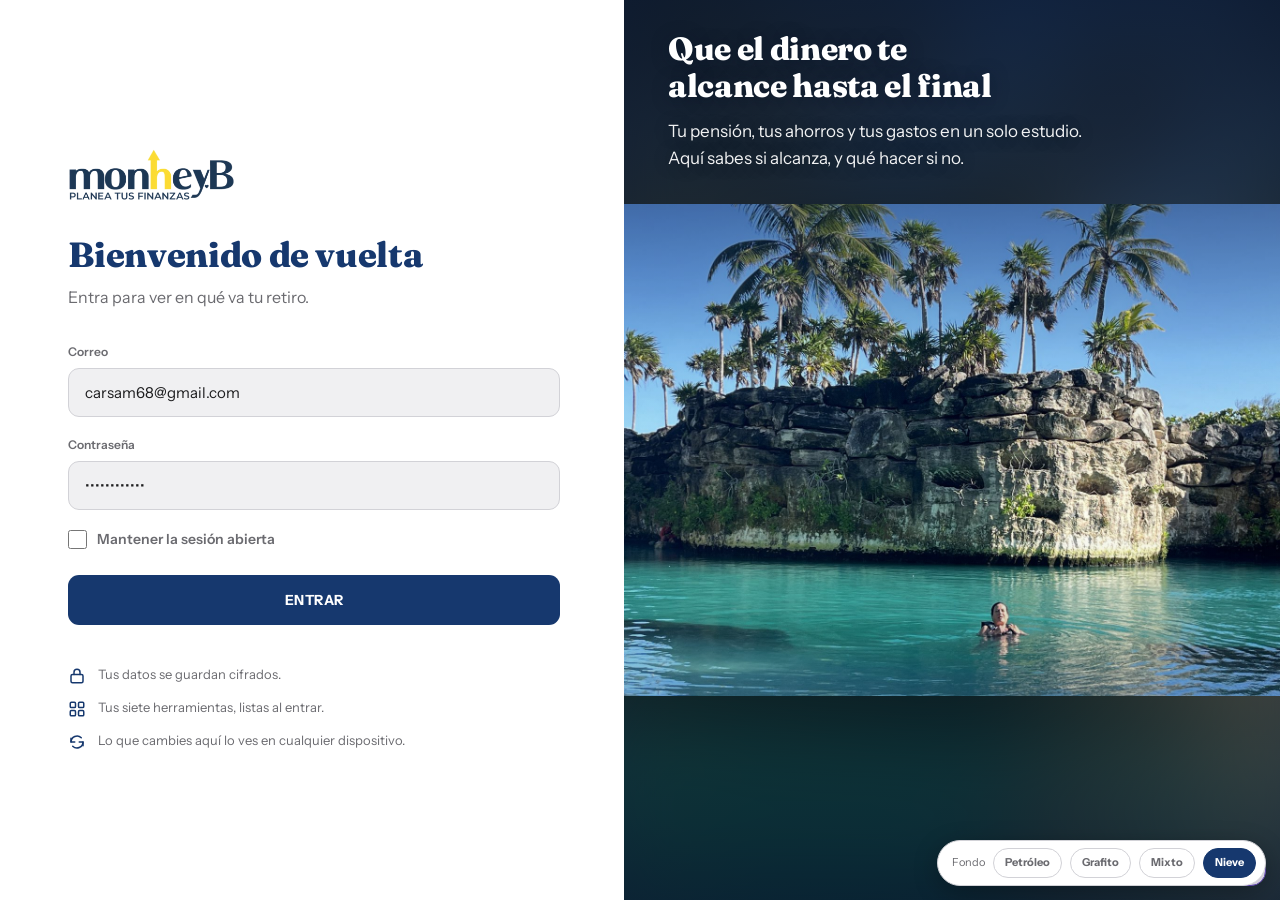
<file: prototipo/index.html>
<!DOCTYPE html>
<html lang="es-MX" data-tema="nieve">
<head>
<meta charset="utf-8">
<meta name="viewport" content="width=device-width, initial-scale=1, viewport-fit=cover">
<title>Prototipo Monhey.B</title>
<link rel="preconnect" href="https://fonts.googleapis.com">
<link rel="preconnect" href="https://fonts.gstatic.com" crossorigin>
<link href="https://fonts.googleapis.com/css2?family=Fraunces:opsz,wght@9..144,600;9..144,800&family=Instrument+Sans:wght@400;500;600;700&display=swap" rel="stylesheet">
<style>
:root{
  /* --- Claro (referencia) --- */
  --navy:#16386E; --navy-deep:#0E2247; --navy-soft:#EDF1F8;
  --yellow:#FCDD34; --yellow-soft:#FEF6D8;
  --ink:#14171C; --ink-fuerte:#20242C; --muted:#525B6B;
  --line:#DFE4EC; --line-soft:#EEF1F6;
  --white:#FFFFFF; --field:#EEF2FB; --canvas:#F6F8FB;
  --sobre-acento:#FFFFFF; --sobre-acento-2:#FCDD34; --sobre-acento-3:rgba(255,255,255,.88);
  --bloque:#16386E; --bloque-ink:#FFFFFF; --bloque-ink2:#FCDD34;
  --bloque-ink3:rgba(255,255,255,.88); --bloque-n:#FFFFFF;
  --sobre-vivo:#FFFFFF;
  --borde-campo:#D6DEF0; --borde-datos:#CBD7EA;
  --mal:#A8231B; --mal-vivo:#C0392B; --mal-bloque:#7A1F1A; --mal-fila:#FDF6F5;
  --ok:#1E6B45; --ok-vivo:#2E7D5B; --ok-suave:#E6F4EC;
  --ambar-ink:#5C3B00; --ambar-ink2:#8A5300; --ambar-linea:#E8D49A;
  --ambar-borde:#C98F1E; --ambar-suave:#FBF1DF; --ambar-tenue:#FFFDF6;
  --s-barra:#2F5DA8; --s-linea:#2B3340; --s-m40:#5B3FA8; --s-uma:#D9645C;
  --s-hoy:#6E7A8C; --s-hoy-ink:#4A5464;
  --rejilla:#E6EAF1; --rejilla-fuerte:#D4DCEA;
  --foto-marco:#0E2247;
  --nota-fondo:#F4EFFD; --nota-borde:#6B4BC7; --nota-ink:#39275F; --nota-lab:#5B3FA8;
  --sans:"Instrument Sans","Segoe UI",system-ui,-apple-system,sans-serif;
  --display:"Fraunces",Georgia,serif;
  --cifra:"Instrument Sans","Segoe UI",system-ui,-apple-system,sans-serif;
  --radius:14px; --side:250px; --top:64px;
}

/* ================= Temas oscuros =================
   El acento deja de ser azul y pasa a ser el amarillo del logotipo.
   Los textos van en blanco o gris claro; las series de las graficas
   suben de luminosidad para leerse sobre fondo oscuro.            */
html[data-tema="petroleo"],
html[data-tema="grafito"],
html[data-tema="mixto"]{
  --navy:#FCDD34;
  --yellow:#FCDD34;
  --sobre-acento:#10222C; --sobre-acento-2:#6B5504; --sobre-acento-3:rgba(16,34,44,.82);
  --bloque-ink:#F4F8FA; --bloque-ink2:#FCDD34;
  --bloque-ink3:rgba(244,248,250,.86); --bloque-n:#FCDD34;
  --sobre-vivo:#0B0B0C;
  --ink:#F4F8FA; --ink-fuerte:#FFFFFF; --muted:#AEC0CC;
  --mal:#FFA79E; --mal-vivo:#F2685C; --mal-bloque:#5E1712; --mal-fila:#3A1E1C;
  --ok:#74D6A4; --ok-vivo:#57BE8B; --ok-suave:#16463A;
  --ambar-ink:#FCE7A4; --ambar-ink2:#F6D486; --ambar-linea:#7A6428;
  --ambar-borde:#C9A23A;
  --s-barra:#3987E5; --s-linea:#D8E2EC; --s-m40:#9085E9; --s-uma:#E66767;
  --nota-fondo:#2B2340; --nota-borde:#9C8BF0; --nota-ink:#E4DDFA; --nota-lab:#BDAFF7;
  --s-hoy:#93A3B4; --s-hoy-ink:#C3CFDA;
}
html[data-tema="petroleo"]{
  --bloque:#0A2C3A;
  --ambar-suave:#173E45; --ambar-tenue:#143C47;
  --canvas:#0B3041; --white:#11404F; --field:#0D3647;
  --navy-deep:#072633; --navy-soft:#15485A;
  --line:#22596B; --line-soft:#1A4C5E;
  --borde-campo:#2A6175; --borde-datos:#2A6175;
  --yellow-soft:#3A3A18;
  --rejilla:#1D5266; --rejilla-fuerte:#2A6175;
  --foto-marco:#072633;
}
html[data-tema="grafito"]{
  --bloque:#2E2E2E;
  --ambar-suave:#4B4742; --ambar-tenue:#47443F;
  --muted:#C6C6C6;
  --canvas:#3A3A3A; --white:#464646; --field:#404040;
  --navy-deep:#2C2C2C; --navy-soft:#4E4E4E;
  --line:#5C5C5C; --line-soft:#515151;
  --borde-campo:#636363; --borde-datos:#636363;
  --yellow-soft:#413A1C;
  --rejilla:#535353; --rejilla-fuerte:#636363;
  --foto-marco:#2C2C2C;
}
/* Mixto: el lienzo es grafito y el armazon (barra lateral y superior)
   es petroleo, para que los dos tonos tengan un papel propio. */
html[data-tema="mixto"]{
  --bloque:#0A2C3A;
  --ambar-suave:#4B4742; --ambar-tenue:#47443F;
  --muted:#C6C6C6;
  --canvas:#3A3A3A; --white:#464646; --field:#404040;
  --navy-deep:#072633; --navy-soft:#4E4E4E;
  --line:#5C5C5C; --line-soft:#515151;
  --borde-campo:#636363; --borde-datos:#636363;
  --yellow-soft:#413A1C;
  --rejilla:#535353; --rejilla-fuerte:#636363;
  --foto-marco:#072633;
  --armazon:#0B3041; --armazon-linea:#22596B;
}

html[data-tema="nieve"]{
  --nota-fondo:#F4EFFD; --nota-borde:#6B4BC7; --nota-ink:#39275F; --nota-lab:#5B3FA8;
  --canvas:#F5F5F7; --white:#FFFFFF; --field:#F0F0F2;
  --ink:#1D1D1F; --ink-fuerte:#000000; --muted:#6B6B70;
  --line:#D2D2D7; --line-soft:#E8E8ED;
  --borde-campo:#D2D2D7; --borde-datos:#D2D2D7;
  --navy-soft:#F0F0F2;
  --rejilla:#E8E8ED; --rejilla-fuerte:#D2D2D7;
  --radius:18px;
}
html[data-tema="mixto"] .side,
html[data-tema="mixto"] .top{background:var(--armazon);border-color:var(--armazon-linea)}
html[data-tema="nieve"] .side{
  --bl-fondo:#3A3A3A; --bl-linea:#4C4C4C; --bl-ink:#FFFFFF; --bl-muted:#C6C6C6;
  --bl-hover:#4A4A4A; --bl-campo:#454545;
  --bl-activo:#FFFFFF; --bl-activo-ink:#1D1D1F; --bl-activo-mark:#16386E;
}
html[data-tema="mixto"] .side__search input{background:#0D3647;border-color:#22596B}


/* Selector de variante: herramienta de revision, no forma parte de la app */
.tema{position:fixed;right:14px;bottom:14px;z-index:90;display:flex;align-items:center;gap:8px;
  background:var(--white);border:1px solid var(--line);border-radius:999px;padding:7px 9px 7px 14px;
  box-shadow:0 6px 24px rgba(0,0,0,.28);font-size:11px;color:var(--muted)}
.tema__b{font:inherit;font-weight:700;color:var(--muted);background:transparent;border:1px solid var(--line);
  border-radius:999px;padding:5px 11px;cursor:pointer}
.tema__b[aria-pressed="true"]{background:var(--navy);color:var(--sobre-acento);border-color:var(--navy)}
@media (max-width:860px){.tema{right:10px;bottom:10px;padding:6px 7px 6px 11px;font-size:11px}
  .tema__b{padding:4px 9px}}
*,*::before,*::after{box-sizing:border-box}
html,body{height:100%}
body{margin:0;background:var(--white);color:var(--ink);font-family:var(--sans);font-size:15px;line-height:1.6;-webkit-font-smoothing:antialiased}
h1,h2,h3{font-family:var(--display);font-weight:800;line-height:1.15;margin:0;letter-spacing:-0.01em}
p{margin:0}
button{font-family:inherit}
:focus-visible{outline:3px solid var(--navy);outline-offset:3px;border-radius:6px}
.sr-only{position:absolute;width:1px;height:1px;padding:0;margin:-1px;overflow:hidden;clip:rect(0 0 0 0);white-space:nowrap;border:0}
[hidden]{display:none !important}

.logo{display:block}
.logo img{display:block;width:auto;height:var(--logo-h, 52px)}
.logo img.logo__clr{display:none}
.side .logo img.logo__osc{display:none}
.side .logo img.logo__clr{display:block}
html[data-tema="petroleo"] .logo img.logo__osc,
html[data-tema="grafito"] .logo img.logo__osc,
html[data-tema="mixto"] .logo img.logo__osc{display:none}
html[data-tema="petroleo"] .logo img.logo__clr,
html[data-tema="grafito"] .logo img.logo__clr,
html[data-tema="mixto"] .logo img.logo__clr{display:block}
.logo__word{font-family:var(--display);font-size:26px;font-weight:800;color:var(--navy);letter-spacing:-0.02em}
.logo__word em{font-style:normal;position:relative}
.logo__word em::after{content:"";position:absolute;left:-1px;right:-1px;bottom:2px;height:6px;background:var(--yellow);border-radius:3px;z-index:-1}
.logo__word span{position:relative;z-index:1}
.logo__tag{font-size:11px;font-weight:700;letter-spacing:.22em;text-transform:uppercase;color:var(--muted)}

/* ============ ACCESO ============ */
.acceso{display:grid;grid-template-columns:minmax(0,1fr) minmax(0,1.05fr);min-height:100%}
.acceso__form{display:flex;flex-direction:column;justify-content:center;padding:48px clamp(24px,5vw,72px);max-width:620px;width:100%;margin-left:auto}
.acceso__form h1{font-size:clamp(26px,3.6vw,35px);color:var(--navy);margin:34px 0 10px}
.acceso__sub{font-size:16px;color:var(--muted);line-height:1.55;max-width:36ch}
form{margin-top:32px;display:grid;gap:18px}
label{display:block;font-size:12px;font-weight:600;color:var(--muted);margin-bottom:7px}
input[type=email],input[type=password]{width:100%;font-family:var(--sans);font-size:15px;color:var(--ink);background:var(--field);border:1.5px solid var(--borde-campo);border-radius:11px;padding:14px 16px}
.recuerda{display:flex;align-items:center;gap:10px;font-size:14px;color:var(--muted)}
.recuerda input{width:19px;height:19px;accent-color:var(--navy);margin:0}
.btn{font-size:14px;font-weight:700;letter-spacing:.04em;text-transform:uppercase;background:var(--navy);color:var(--sobre-acento);border:none;border-radius:11px;padding:16px 20px;cursor:pointer;transition:background .15s ease}
.btn:hover{background:var(--navy-deep)}
.trust{list-style:none;margin:40px 0 0;padding:0;display:grid;gap:13px}
.trust li{display:flex;gap:12px;align-items:flex-start;font-size:13px;color:var(--muted);line-height:1.5}
.trust svg{width:18px;height:18px;flex:0 0 auto;color:var(--navy);margin-top:2px}
.acceso__foto{position:relative;min-height:340px;overflow:hidden;background:var(--navy-deep)}
.acceso__fondo{position:absolute;inset:0;width:100%;height:100%;object-fit:cover;filter:blur(46px) brightness(.42) saturate(1.2);transform:scale(1.2)}
.acceso__img{position:absolute;inset:0;width:100%;height:100%;object-fit:contain;object-position:center}
.acceso__velo{position:absolute;inset:0;pointer-events:none;background:linear-gradient(180deg,rgba(8,22,48,.72) 0%,rgba(8,22,48,.46) 20%,rgba(8,22,48,.08) 40%,rgba(8,22,48,0) 58%,rgba(8,22,48,.28) 84%,rgba(8,22,48,.55) 100%)}
.acceso__msg{position:absolute;left:0;right:0;top:0;z-index:1;padding:clamp(20px,2.4vw,34px) clamp(28px,3.4vw,52px) 0;color:#fff;text-shadow:0 1px 18px rgba(6,18,40,.45)}
.acceso__msg h2{font-size:clamp(23px,2.7vw,32px);color:#fff;text-wrap:balance;max-width:19ch}
.acceso__msg p{font-size:clamp(14px,1.4vw,17px);line-height:1.55;color:rgba(255,255,255,.94);margin-top:14px;max-width:40ch}
.acceso__credito{position:absolute;bottom:14px;right:14px;z-index:1;padding:5px 12px;font-size:11px;font-weight:700;letter-spacing:.08em;text-transform:uppercase;border-radius:999px;background:var(--nota-fondo);border:1px solid var(--nota-borde);color:var(--nota-lab)}
@media (min-width:861px) and (max-height:860px){
  .acceso__form{padding:20px clamp(24px,4vw,60px)}
  .logo{--logo-h:42px}
  .acceso__form h1{font-size:clamp(23px,2.6vw,28px);margin:20px 0 8px}
  .acceso__sub{font-size:14px}
  form{margin-top:18px;gap:12px}
  input[type=email],input[type=password]{padding:11px 14px;font-size:14px}
  label{margin-bottom:5px}
  .btn{padding:13px 20px}
  .trust{margin-top:18px;gap:8px}
  .trust li{font-size:12px}
  .acceso__msg{padding:24px clamp(24px,3vw,40px) 0}
  .acceso__msg h2{font-size:clamp(20px,2.2vw,25px)}
  .acceso__msg p{font-size:14px;margin-top:10px}
}

/* ============ VISTA DE HERRAMIENTA ============ */
.volver{display:inline-flex;align-items:center;gap:8px;background:none;border:none;color:var(--navy);font-size:13px;font-weight:600;cursor:pointer;padding:6px 0;margin-bottom:14px}
.volver svg{width:16px;height:16px}
.vista__h{margin-bottom:26px}
.vista__num{font-size:11px;font-weight:700;letter-spacing:.13em;text-transform:uppercase;color:var(--muted)}
.vista__h h1{font-size:clamp(23px,3vw,30px);color:var(--navy);margin:6px 0 14px}
.vista__h .ent-t{font-size:18px;font-weight:600;color:var(--ink);line-height:1.4;max-width:46ch}
.vista__h .ent-c{font-size:17px;font-weight:500;color:var(--ink-fuerte);line-height:1.55;max-width:56ch;margin-top:10px}

.hero-num{background:var(--bloque);border-radius:var(--radius);padding:clamp(18px,2.2vw,24px);margin-bottom:16px;color:var(--bloque-ink)}
.hero-num__lab{font-size:13px;font-weight:600;color:var(--bloque-ink2);letter-spacing:.02em}
.hero-num__n{color:var(--bloque-n);font-family:var(--cifra);font-size:clamp(31px,3.6vw,40px);font-weight:600;line-height:1.05;margin:8px 0 10px;font-variant-numeric:tabular-nums;letter-spacing:-0.03em}
.hero-num__pie{font-size:15px;line-height:1.55;color:var(--bloque-ink3);max-width:52ch}

.panelito{background:var(--white);border:1px solid var(--line);border-radius:var(--radius);padding:clamp(15px,1.9vw,20px);margin-bottom:16px}
.panelito h2{font-size:18px;color:var(--navy);margin-bottom:6px}
.panelito__sub{font-size:14px;color:var(--muted);line-height:1.5;margin-bottom:20px;max-width:56ch}

.mezcla{display:flex;height:34px;border-radius:8px;overflow:hidden;gap:2px;margin:6px 0 16px}
.mezcla span{display:block}
.mezcla__tuyo{background:var(--navy)}
.mezcla__int{background:var(--yellow)}
.mezcla-leg{display:flex;gap:26px;flex-wrap:wrap}
.mezcla-leg div{display:flex;gap:10px;align-items:flex-start}
.mezcla-leg i{width:14px;height:14px;border-radius:4px;flex:0 0 auto;margin-top:5px}
.mezcla-leg b{display:block;font-family:var(--cifra);font-size:21px;font-weight:700;color:var(--navy);font-variant-numeric:tabular-nums;line-height:1.1;letter-spacing:-0.01em}
.mezcla-leg small{font-size:12px;color:var(--muted);display:block;margin-top:2px}
.mezcla-leg p{font-size:13px;font-weight:600;color:var(--ink)}
.params{display:grid;grid-template-columns:repeat(auto-fit,minmax(215px,1fr));gap:18px}
.params__i{border-left:3px solid var(--line);padding-left:15px}
.params__l{font-size:12px;color:var(--muted)}
.params__v{font-family:var(--cifra);font-size:20px;font-weight:700;color:var(--navy);font-variant-numeric:tabular-nums;margin-top:2px;letter-spacing:-0.01em}
.params__n{font-size:12px;color:var(--muted);margin-top:3px}
.partes{display:grid;grid-template-columns:repeat(auto-fit,minmax(270px,1fr));gap:16px;margin-bottom:16px}
.parte{background:var(--white);border:1px solid var(--line);border-radius:var(--radius);padding:15px 17px}
.parte__l{font-size:12px;font-weight:600;color:var(--muted)}
.parte__n{font-family:var(--cifra);font-size:25px;font-weight:600;color:var(--navy);font-variant-numeric:tabular-nums;margin:6px 0 4px;letter-spacing:-0.03em}
.parte__p{font-size:13px;color:var(--muted);line-height:1.5}
.parte__desg{margin-top:12px;padding-top:12px;border-top:1px solid var(--line-soft);display:grid;gap:5px;font-size:13px;color:var(--ink);font-variant-numeric:tabular-nums}
.parte__desg span{display:flex;justify-content:space-between;gap:12px}
.parte__desg span i{font-style:normal;color:var(--muted)}
.hueco{background:var(--mal-bloque);border-radius:var(--radius);padding:clamp(16px,2vw,22px);margin-bottom:16px;color:#fff}
.hueco__l{font-size:13px;font-weight:600;color:#F7C822}
.hueco__t{font-family:var(--display);font-size:clamp(21px,3.2vw,28px);font-weight:800;line-height:1.2;margin:8px 0 12px}
.hueco__p{font-size:15px;line-height:1.6;color:rgba(255,255,255,.9);max-width:62ch}
.linea-vida{display:flex;gap:2px;margin:18px 0 12px;height:22px;border-radius:7px;overflow:hidden}
.linea-vida span{display:block;height:100%}
.lv-hueco{background:var(--mal-vivo)}
.lv-pension{background:var(--s-barra)}
.linea-vida-pie{display:flex;gap:10px 26px;flex-wrap:wrap;font-size:13px;line-height:1.4;color:rgba(255,255,255,.92);margin-bottom:16px}
.linea-vida-pie span{display:flex;align-items:center;gap:9px}
.lv-m{width:13px;height:13px;border-radius:4px;flex:0 0 auto}
.lv-m--hueco{background:var(--mal-vivo)}
.lv-m--pension{background:var(--s-barra)}
.tres{display:grid;grid-template-columns:repeat(auto-fit,minmax(230px,1fr));gap:16px;margin-bottom:16px}
.tres__c{background:var(--white);border:1px solid var(--line);border-radius:var(--radius);padding:15px 17px}
.tres__l{font-size:12px;font-weight:600;color:var(--muted);margin-bottom:6px}
.tres__v{font-family:var(--cifra);font-size:26px;font-weight:600;color:var(--navy);font-variant-numeric:tabular-nums;letter-spacing:-0.03em}
.tres__v--mal{color:var(--mal)}
.tres__p{font-size:12px;color:var(--muted);margin-top:6px;line-height:1.45}
table.sim{width:100%;border-collapse:collapse;min-width:820px}
table.sim th{background:var(--bloque);color:var(--bloque-ink);font-size:11px;font-weight:700;letter-spacing:.07em;text-transform:uppercase;padding:12px 12px;text-align:right;white-space:nowrap}
table.sim th:first-child{text-align:left}
table.sim td{padding:10px 12px;border-bottom:1px solid var(--line-soft);font-size:13px;color:var(--ink);font-variant-numeric:tabular-nums;text-align:right;white-space:nowrap}
table.sim td.ed{text-align:left;font-weight:700;color:var(--navy)}
table.sim tr.neg td.fin{color:var(--mal);font-weight:700}
table.sim tr.neg{background:var(--mal-fila)}
.pct-ok{font-size:11px;font-weight:700;color:var(--ok);background:var(--ok-suave);padding:2px 8px;border-radius:999px}
.pct-no{font-size:11px;font-weight:600;color:var(--ambar-ink2);background:var(--yellow-soft);padding:2px 8px;border-radius:999px}
.estr{display:grid;grid-template-columns:repeat(auto-fit,minmax(230px,1fr));gap:16px;margin-bottom:18px}
.estr__c{background:var(--white);border:1px solid var(--line);border-radius:var(--radius);padding:15px 17px}
.estr__n{font-size:13px;font-weight:700;color:var(--navy)}
.estr__m{font-family:var(--cifra);font-size:23px;font-weight:600;color:var(--navy);font-variant-numeric:tabular-nums;margin:6px 0 2px;letter-spacing:-0.03em}
.estr__t{font-size:12px;color:var(--muted)}
.estr__d{margin-top:12px;padding-top:12px;border-top:1px solid var(--line-soft);font-size:12px;color:var(--muted);line-height:1.5;font-variant-numeric:tabular-nums}
.duo{display:grid;grid-template-columns:repeat(auto-fit,minmax(240px,1fr));gap:16px;margin-bottom:16px}
.duo__c{background:var(--white);border:1px solid var(--line);border-radius:var(--radius);padding:15px 17px}
.duo__l{font-size:12px;font-weight:600;color:var(--muted);margin-bottom:8px}
.duo__n{font-family:var(--cifra);font-size:28px;font-weight:600;color:var(--navy);line-height:1.05;font-variant-numeric:tabular-nums;letter-spacing:-0.03em}
.duo__p{font-size:13px;color:var(--muted);margin-top:8px;line-height:1.45}
.brecha{background:var(--mal-bloque);border-radius:var(--radius);padding:clamp(18px,2.2vw,24px);margin-bottom:16px;color:#fff}
.brecha__l{font-size:13px;font-weight:600;color:#F7C822}
.brecha__n{font-family:var(--cifra);font-size:clamp(28px,3.4vw,38px);font-weight:600;line-height:1.05;margin:8px 0 14px;font-variant-numeric:tabular-nums;letter-spacing:-0.03em}
.brecha__d{display:flex;gap:26px;flex-wrap:wrap;margin-bottom:14px}
.brecha__d span{font-size:14px;color:rgba(255,255,255,.9)}
.brecha__d b{display:block;font-size:18px;font-weight:700;color:#fff;font-variant-numeric:tabular-nums;margin-top:2px}
.brecha__pie{font-size:13px;line-height:1.55;color:rgba(255,255,255,.82);max-width:60ch}
.cats{display:grid;gap:15px}
.cat__top{display:flex;align-items:baseline;gap:12px;margin-bottom:6px}
.cat__n{font-size:14px;font-weight:600;color:var(--ink)}
.cat__v{margin-left:auto;font-family:var(--cifra);font-size:17px;font-weight:700;color:var(--navy);font-variant-numeric:tabular-nums;letter-spacing:-0.01em}
.cat__p{font-size:12px;font-weight:700;color:var(--muted);width:48px;text-align:right;font-variant-numeric:tabular-nums}
.cat__pista{height:14px;background:var(--line-soft);border-radius:4px;overflow:hidden}
.cat__mark{height:100%;background:var(--navy);border-radius:0 4px 4px 0}
.cat__hoy{font-size:12px;color:var(--muted);margin-top:4px;font-variant-numeric:tabular-nums;opacity:.95}
table.gastos{width:100%;border-collapse:collapse;min-width:640px}
table.gastos th{background:var(--bloque);color:var(--bloque-ink);font-size:11px;font-weight:700;letter-spacing:.09em;text-transform:uppercase;padding:13px 16px;text-align:left;white-space:nowrap}
table.gastos th:not(:first-child){text-align:right}
table.gastos td{padding:11px 16px;border-bottom:1px solid var(--line-soft);font-size:14px;color:var(--ink);font-variant-numeric:tabular-nums;text-align:right;white-space:nowrap}
table.gastos td.cat-td{text-align:left;white-space:normal}
table.gastos td.cat-td b{display:block;font-size:11px;font-weight:700;color:var(--muted);text-transform:uppercase;letter-spacing:.06em}
table.gastos td.cat-td span{font-size:14px;color:var(--ink)}
table.gastos td.monto{font-weight:700;color:var(--navy)}
table.gastos td.pct{font-weight:600;color:var(--muted)}
table.gastos tbody tr:nth-child(-n+5) td.monto{color:var(--mal)}
table.gastos tfoot td{background:var(--navy-soft);font-weight:700;border-bottom:none}
.salud-c{background:var(--ambar-suave);border:1px solid var(--ambar-linea);border-radius:var(--radius);padding:15px 17px;margin-bottom:16px}
.salud-c h3{font-family:var(--sans);font-size:15px;font-weight:700;color:var(--ambar-ink);margin-bottom:8px}
.salud-c p{font-size:14px;color:var(--ambar-ink);line-height:1.55;max-width:66ch}
.salud-c__par{display:flex;gap:30px;flex-wrap:wrap;margin-top:14px}
.salud-c__par span{font-size:13px;color:var(--ambar-ink)}
.salud-c__par b{display:block;font-family:var(--cifra);font-size:21px;color:var(--ambar-ink);font-variant-numeric:tabular-nums;margin-top:2px;font-weight:700;letter-spacing:-0.01em}
.base-datos{display:flex;flex-wrap:wrap;gap:12px 32px;background:var(--navy-soft);border:1px solid var(--borde-datos);border-radius:var(--radius);padding:14px 17px;margin-bottom:16px}
.base-datos__i{display:flex;flex-direction:column;gap:2px}
.base-datos__l{font-size:11px;color:var(--muted)}
.base-datos__v{font-size:17px;font-weight:700;color:var(--navy);font-variant-numeric:tabular-nums}
.falta-dato{background:var(--white);border:2px dashed var(--ambar-borde);border-radius:var(--radius);padding:15px 17px;margin-bottom:16px}
.falta-dato h3{font-family:var(--sans);font-size:15px;font-weight:700;color:var(--ambar-ink);margin-bottom:8px}
.falta-dato p{font-size:14px;color:var(--ambar-ink);line-height:1.55;max-width:68ch}
table.mod40{width:100%;border-collapse:collapse;min-width:680px}
table.mod40 th{background:var(--bloque);color:var(--bloque-ink);font-size:11px;font-weight:700;letter-spacing:.08em;text-transform:uppercase;padding:13px 14px;text-align:right;white-space:nowrap}
table.mod40 th:first-child{text-align:left}
table.mod40 td{padding:13px 14px;border-bottom:1px solid var(--line-soft);font-size:14px;color:var(--ink);font-variant-numeric:tabular-nums;text-align:right;white-space:nowrap}
table.mod40 td:first-child{text-align:left;font-weight:700;color:var(--navy)}
table.mod40 tbody tr:last-child td{border-bottom:none}
table.mod40 tbody tr:last-child{background:var(--navy-soft)}
table.mod40 .costo{font-weight:700;color:var(--navy)}
table.mod40 .var{color:var(--ambar-ink2);font-weight:600}
.resumen-l{display:flex;flex-wrap:wrap;gap:10px 28px;background:var(--bloque);border-radius:var(--radius);padding:15px 18px;margin-bottom:16px;color:var(--bloque-ink)}
.resumen-l__it{display:flex;flex-direction:column;gap:2px}
.resumen-l__n{color:var(--bloque-n);font-family:var(--cifra);font-size:24px;font-weight:600;line-height:1;font-variant-numeric:tabular-nums;letter-spacing:-0.03em}
.resumen-l__l{font-size:12px;color:var(--bloque-ink3)}
.empleos{display:grid;gap:14px}
.empleo{background:var(--white);border:1px solid var(--line);border-radius:var(--radius);padding:15px 17px}
.empleo__top{display:flex;align-items:flex-start;gap:14px;flex-wrap:wrap;margin-bottom:14px}
.empleo__nom{font-size:15px;font-weight:700;color:var(--navy);line-height:1.35;flex:1 1 260px;letter-spacing:.01em}
.empleo__sem{font-size:12px;font-weight:700;color:var(--navy);background:var(--navy-soft);padding:5px 12px;border-radius:999px;white-space:nowrap;font-variant-numeric:tabular-nums}
.empleo__sem--vig{background:var(--yellow);color:var(--navy-deep)}
.empleo__datos{display:grid;grid-template-columns:repeat(auto-fit,minmax(190px,1fr));gap:14px 22px}
.empleo__d{display:flex;flex-direction:column;gap:2px}
.empleo__dl{font-size:11px;color:var(--muted)}
.empleo__dv{font-size:15px;font-weight:600;color:var(--ink);font-variant-numeric:tabular-nums}
.empleo__pie{margin-top:14px;padding-top:12px;border-top:1px solid var(--line-soft);font-size:12px;color:var(--muted);display:flex;gap:18px;flex-wrap:wrap}
.vermas{margin-top:16px;font-size:14px;font-weight:600;color:var(--navy);background:var(--white);border:1.5px solid var(--navy);border-radius:11px;padding:13px 20px;cursor:pointer;width:100%}
.vermas:hover{background:var(--navy-soft)}
.nota-sem{font-size:13px;color:var(--muted);line-height:1.55;margin-top:14px;max-width:74ch}
.aviso-barra{display:flex;gap:12px;align-items:flex-start;background:var(--yellow-soft);border:1px solid var(--ambar-linea);border-radius:12px;padding:14px 18px;margin-bottom:16px;font-size:14px;line-height:1.5;color:var(--ambar-ink);max-width:78ch}
.aviso-barra svg{width:19px;height:19px;flex:0 0 auto;color:var(--ambar-ink2);margin-top:2px}
.motivos{display:grid;grid-template-columns:repeat(auto-fit,minmax(280px,1fr));gap:16px;margin-bottom:16px}
.motivo{background:var(--white);border:1px solid var(--line);border-radius:var(--radius);padding:15px 17px}
.motivo__lab{font-size:12px;font-weight:600;color:var(--muted);margin-bottom:10px}
.motivo__par{display:flex;align-items:baseline;gap:10px;flex-wrap:wrap}
.motivo__de{font-size:15px;color:var(--muted);font-variant-numeric:tabular-nums}
.motivo__a{font-family:var(--cifra);font-size:26px;font-weight:600;color:var(--navy);font-variant-numeric:tabular-nums;letter-spacing:-0.03em}
.motivo__mas{font-size:13px;font-weight:600;color:var(--ok);background:var(--ok-suave);padding:3px 10px;border-radius:999px;margin-left:auto}
.motivo__pie{font-size:13px;color:var(--muted);line-height:1.5;margin-top:10px}
.tabla-caja{overflow-x:auto;border:1px solid var(--line);border-radius:var(--radius);background:var(--white)}
table.proy{width:100%;border-collapse:collapse;min-width:620px}
table.proy th{background:var(--bloque);color:var(--bloque-ink);font-size:11px;font-weight:700;letter-spacing:.09em;text-transform:uppercase;padding:13px 16px;text-align:left;white-space:nowrap}
table.proy td{padding:13px 16px;border-bottom:1px solid var(--line-soft);font-size:14px;color:var(--ink);font-variant-numeric:tabular-nums;white-space:nowrap}
table.proy tbody tr:last-child td{border-bottom:none}
table.proy tbody tr:last-child{background:var(--navy-soft)}
table.proy .edad{font-weight:700;color:var(--navy)}
table.proy .monto{font-weight:700;color:var(--navy)}
table.proy .pct{font-weight:600}
.tabla-pie{font-size:13px;color:var(--muted);line-height:1.55;margin-top:12px;max-width:72ch}
.advert{background:var(--white);border:2px solid var(--ambar-borde);border-radius:var(--radius);padding:14px 17px;margin:22px 0;font-size:17px;font-weight:600;color:var(--ambar-ink);line-height:1.4;max-width:64ch}
.invita{background:var(--bloque);border-radius:var(--radius);padding:22px 24px;margin-bottom:16px;color:var(--bloque-ink);font-size:17px;font-weight:500;line-height:1.5;max-width:64ch}
.invita b{color:var(--bloque-ink2);font-weight:700}
.graf-leyenda{display:flex;gap:22px;flex-wrap:wrap;margin-bottom:12px}
.leg{display:inline-flex;align-items:center;gap:8px;font-size:12px;color:var(--muted)}
.leg__m{width:16px;height:12px;border-radius:3px;flex:0 0 auto}
.leg__m--barra{background:var(--s-barra)}
.leg__m--linea{height:3px;border-radius:2px;background:var(--s-linea)}
.leg__m--m40{background:var(--s-m40);height:3px;border-radius:2px}
.leg__m--uma{background:var(--s-uma);height:3px;border-radius:2px}
.graf-caja{overflow-x:auto}
.graf{width:100%;min-width:560px;height:auto;display:block}
.graf .ejeT{font-family:var(--sans);font-size:11px;fill:var(--muted);font-variant-numeric:tabular-nums}
.graf .ejeN{font-family:var(--sans);font-size:11px;font-weight:600;fill:var(--muted)}
.graf .catT{font-family:var(--sans);font-size:11px;font-weight:600;fill:var(--ink)}
.graf .ptT{font-family:var(--sans);font-size:11px;font-weight:700;fill:var(--navy);font-variant-numeric:tabular-nums}
.graf .valB{font-family:var(--cifra);font-size:15px;font-weight:700;fill:var(--navy);font-variant-numeric:tabular-nums;letter-spacing:-0.01em}
.graf .valL{font-family:var(--sans);font-size:11px;font-weight:700;fill:var(--s-linea);font-variant-numeric:tabular-nums}
.barras{display:grid;gap:18px}
.barra-fila__top{display:flex;align-items:baseline;gap:12px;margin-bottom:7px;flex-wrap:wrap}
.barra-fila__nom{font-size:14px;font-weight:600;color:var(--ink)}
.barra-fila__val{margin-left:auto;font-family:var(--cifra);font-size:21px;font-weight:700;color:var(--navy);font-variant-numeric:tabular-nums;letter-spacing:-0.01em}
.barra-fila__pista{height:26px;background:var(--line-soft);border-radius:6px;overflow:hidden}
.barra-fila__mark{height:100%;border-radius:0 6px 6px 0}
.barra-fila--hoy .barra-fila__mark{background:var(--s-hoy)}
.barra-fila--hoy .barra-fila__val{color:var(--s-hoy-ink)}
.barra-fila--proy .barra-fila__mark{background:var(--navy)}
.barra-fila__pie{font-size:12px;color:var(--muted);margin-top:6px}

.dos-graficas{display:grid;grid-template-columns:repeat(auto-fit,minmax(320px,1fr));gap:16px;align-items:start}
.dos-graficas .panelito{margin-bottom:0}
.crece{margin-top:16px;padding-top:14px;border-top:1px solid var(--line-soft);font-size:14px;color:var(--muted)}
.crece b{font-family:var(--cifra);font-size:18px;color:var(--navy);font-variant-numeric:tabular-nums;font-weight:700;letter-spacing:-0.01em}
.nota-graf{font-size:14px;color:var(--muted);line-height:1.55;max-width:70ch;margin:14px 0 22px}
.par{display:grid;grid-template-columns:repeat(auto-fit,minmax(200px,1fr));gap:16px;margin-top:4px}
.par__it{border-left:3px solid var(--line);padding-left:14px}
.par__lab{font-size:12px;font-weight:600;color:var(--muted)}
.par__n{font-family:var(--cifra);font-size:21px;font-weight:700;color:var(--navy);font-variant-numeric:tabular-nums;margin-top:3px;letter-spacing:-0.01em}

.fichas{display:grid;grid-template-columns:repeat(auto-fit,minmax(270px,1fr));gap:16px;margin-bottom:16px}
.ficha{background:var(--white);border:1px solid var(--line);border-radius:var(--radius);padding:15px 17px}
.ficha h3{font-family:var(--sans);font-size:11px;font-weight:700;letter-spacing:.11em;text-transform:uppercase;color:var(--navy);margin-bottom:14px}
.ficha dl{margin:0;display:grid;gap:11px}
.ficha .fila{display:flex;gap:12px;align-items:baseline;font-size:14px;line-height:1.4}
.ficha dt{color:var(--muted);flex:0 0 auto}
.ficha dd{margin:0 0 0 auto;text-align:right;font-weight:600;color:var(--ink);font-variant-numeric:tabular-nums}
.ficha dd.vacio{font-weight:500;color:var(--ambar-ink2);background:var(--yellow-soft);padding:1px 8px;border-radius:999px;font-size:12px}

.crecim{display:grid;grid-template-columns:repeat(auto-fit,minmax(280px,1fr));grid-template-rows:auto auto auto auto;gap:16px}
.crecim__c{background:var(--white);border:1px solid var(--line);border-radius:var(--radius);padding:15px 17px;display:grid;grid-row:span 4;grid-template-rows:subgrid;row-gap:0;align-content:start}
.crecim__lab{font-size:13px;font-weight:600;color:var(--muted);line-height:1.45;margin-bottom:12px;max-width:42ch}
.crecim__nd{font-size:17px;font-weight:600;color:var(--navy);line-height:1.4}
.crecim__pie{font-size:13px;color:var(--muted);line-height:1.5;margin-top:8px}
.crecim__n{font-family:var(--cifra);font-size:clamp(26px,2.8vw,31px);font-weight:600;color:var(--navy);line-height:1.05;font-variant-numeric:tabular-nums;letter-spacing:-0.03em;margin-bottom:6px}
.crecim__n span{font-family:var(--sans);font-size:15px;font-weight:600;color:var(--muted);letter-spacing:0}
.crecim__vs{font-size:13px;color:var(--muted);padding-left:12px;border-left:3px solid var(--yellow);line-height:1.4}
.crecim__nota{font-size:13px;color:var(--muted);line-height:1.55;margin-top:18px;padding-top:14px;border-top:1px solid var(--line-soft);max-width:72ch}
.crecim__rango{font-size:13px;color:var(--ink);margin-top:12px;font-variant-numeric:tabular-nums;line-height:1.45}
.cierre{margin-top:26px;font-size:17px;font-weight:600;line-height:1.5;color:var(--ink);background:var(--yellow-soft);border-left:5px solid var(--yellow);border-radius:0 12px 12px 0;padding:14px 16px;max-width:64ch}

/* ============ PANEL ============ */
.app{display:grid;grid-template-columns:var(--side) minmax(0,1fr);min-height:100%;background:var(--canvas)}
.side{
  --bl-fondo:var(--white); --bl-linea:var(--line); --bl-ink:var(--ink); --bl-muted:var(--muted);
  --bl-hover:var(--navy-soft); --bl-campo:var(--canvas);
  --bl-activo:var(--navy); --bl-activo-ink:var(--sobre-acento); --bl-activo-mark:var(--yellow);
  background:var(--bl-fondo);border-right:1px solid var(--bl-linea);display:flex;flex-direction:column;position:sticky;top:0;height:100vh;overflow-y:auto}
.side__top{padding:20px 18px 14px;display:flex;flex-direction:column;align-items:flex-start;gap:7px}
.side__role{font-size:11px;letter-spacing:.14em;text-transform:uppercase;font-weight:700;color:var(--bl-muted)}
.side__search{margin:0 18px 16px;position:relative}
.side__search input{width:100%;font-family:var(--sans);font-size:12px;background:var(--bl-campo);border:1px solid var(--bl-linea);border-radius:10px;padding:10px 12px 10px 34px;color:var(--bl-ink)}
.side__search input::placeholder{color:var(--bl-muted);opacity:1}
.side__search svg{position:absolute;left:11px;top:50%;transform:translateY(-50%);width:15px;height:15px;color:var(--bl-muted)}
.side nav{padding:0 12px 20px;display:grid;gap:3px}
.side__group{font-size:11px;font-weight:700;letter-spacing:.13em;text-transform:uppercase;color:var(--bl-muted);padding:16px 10px 7px}
.side__link{display:flex;align-items:center;gap:11px;padding:10px 10px;border-radius:10px;background:none;border:none;width:100%;text-align:left;cursor:pointer;color:var(--bl-ink);font-size:13px;font-weight:500;line-height:1.3}
.side__link svg{width:17px;height:17px;flex:0 0 auto;color:var(--bl-muted)}
.side__link:hover{background:var(--bl-hover)}
.side__link[aria-current="true"]{background:var(--bl-activo);color:var(--bl-activo-ink);font-weight:600}
.side__link[aria-current="true"] svg{color:var(--bl-activo-mark)}
.side__num{font-size:11px;font-weight:700;color:var(--bl-muted);width:17px;flex:0 0 auto;font-variant-numeric:tabular-nums;text-align:right}
.side__link[aria-current="true"] .side__num{color:var(--bl-activo-mark)}
.side__pro{margin-left:auto;font-size:11px;font-weight:700;letter-spacing:.07em;text-transform:uppercase;background:var(--yellow);color:var(--navy-deep);padding:2px 6px;border-radius:999px}


.main{min-width:0;display:flex;flex-direction:column}
.top{height:var(--top);background:var(--white);border-bottom:1px solid var(--line);display:flex;align-items:center;gap:14px;padding:0 clamp(16px,2.5vw,28px);position:sticky;top:0;z-index:20}
.top__hola{font-size:13px;color:var(--muted)}
.top__acciones{margin-left:auto;display:flex;align-items:center;gap:8px}
.icono{width:38px;height:38px;border-radius:10px;border:none;background:none;display:grid;place-items:center;cursor:pointer;color:var(--muted);position:relative}
.icono:hover{background:var(--canvas)}
.icono svg{width:19px;height:19px}
.icono .punto{position:absolute;top:8px;right:9px;width:7px;height:7px;border-radius:50%;background:var(--mal-vivo)}
.usuario{display:flex;align-items:center;gap:9px;padding:6px 10px 6px 6px;border-radius:999px;border:1px solid var(--line);background:var(--white);cursor:pointer;font-size:12px;font-weight:600;color:var(--ink)}
.usuario__ini{width:28px;height:28px;border-radius:50%;background:var(--navy);color:var(--sobre-acento);display:grid;place-items:center;font-size:11px;font-weight:700}
.menu-btn{display:none}

.lienzo{padding:clamp(16px,2.2vw,24px) clamp(16px,2.5vw,28px) 96px;max-width:1120px;width:100%;margin:0 auto}

.reporte{display:flex;align-items:center;gap:12px;flex-wrap:wrap;background:var(--white);border:1px solid var(--line);border-radius:var(--radius);padding:14px 18px;margin-bottom:16px}
.reporte__lab{font-size:13px;font-weight:600;color:var(--muted)}
.reporte select{font-family:var(--sans);font-size:13px;color:var(--ink);background:var(--canvas);border:1px solid var(--line);border-radius:10px;padding:9px 12px;max-width:100%}
.reporte__acc{margin-left:auto;display:flex;gap:9px;flex-wrap:wrap}
.btn-sec,.btn-pri{font-size:12px;font-weight:600;border-radius:10px;padding:10px 15px;cursor:pointer;border:1px solid var(--navy);display:inline-flex;align-items:center;gap:8px}
.btn-sec{background:var(--white);color:var(--navy)}
.btn-sec:hover{background:var(--navy-soft)}
.btn-pri{background:var(--navy);color:var(--sobre-acento);border-color:var(--navy)}
.btn-pri:hover{background:var(--navy-deep)}
.btn-sec svg,.btn-pri svg{width:15px;height:15px}

.cifras{display:grid;grid-template-columns:repeat(auto-fit,minmax(178px,1fr));gap:14px;margin-bottom:34px}
.cifra{background:var(--white);border:1px solid var(--line);border-radius:var(--radius);padding:14px 16px;container-type:inline-size}
.cifra__lab{display:flex;align-items:flex-start;gap:10px;font-size:12px;font-weight:600;color:var(--muted);line-height:1.35;min-height:57px}
.cifra__lab svg{width:18px;height:18px;flex:0 0 auto;color:var(--navy);margin-left:auto}
.cifra__n{font-family:var(--cifra);font-size:clamp(18px,12.5cqw,26px);font-weight:600;color:var(--navy);line-height:1.1;margin:8px 0 6px;font-variant-numeric:tabular-nums;letter-spacing:-0.03em}
.cifra__n small{font-family:var(--sans);font-size:13px;font-weight:600;color:var(--muted);letter-spacing:0}
.cifra__pie{font-size:11px;color:var(--muted);line-height:1.45}
.barra{height:6px;border-radius:99px;background:var(--line-soft);overflow:hidden;margin:2px 0 8px}
.barra span{display:block;height:100%;background:var(--navy);border-radius:99px}
.cifra--pro{border-color:var(--ambar-linea);background:var(--ambar-tenue)}

.seccion__h{margin-bottom:16px}
.seccion__h h2{font-size:clamp(21px,2.6vw,26px);color:var(--navy)}
.seccion__h p{font-size:15px;color:var(--muted);margin-top:8px;max-width:56ch}

.tarjetas{display:grid;grid-template-columns:repeat(auto-fit,minmax(280px,1fr));gap:16px}
.tarjeta{background:var(--white);border:1px solid var(--line);border-radius:var(--radius);padding:22px;text-align:left;cursor:pointer;display:flex;flex-direction:column;gap:12px;position:relative;transition:border-color .15s ease, box-shadow .15s ease}
.tarjeta:hover{border-color:var(--navy);box-shadow:0 6px 20px rgba(22,56,110,.10)}
.tarjeta__top{display:flex;align-items:center;gap:12px}
.tarjeta__ico{width:42px;height:42px;border-radius:12px;background:var(--navy-soft);display:grid;place-items:center;color:var(--navy);flex:0 0 auto}
.tarjeta__ico svg{width:21px;height:21px}
.tarjeta--pro .tarjeta__ico{background:var(--yellow-soft);color:var(--ambar-ink2)}

/* Nota de trabajo: aclaraciones para el programador y para el cliente
   de Monhey.B. NO forma parte de la app y no se programa. Va siempre
   dentro de esta capsula para que no se confunda con un texto real. */
.nota{background:var(--nota-fondo);border:1px solid var(--nota-borde);border-left:5px solid var(--nota-borde);
  border-radius:12px;padding:14px 18px;margin:18px 0;max-width:74ch}
.nota__lab{display:inline-flex;align-items:center;gap:7px;font-size:11px;font-weight:700;
  letter-spacing:.11em;text-transform:uppercase;color:var(--nota-lab);margin-bottom:7px}
.nota__lab svg{width:14px;height:14px;flex:0 0 auto}
.nota p,.nota h3{font-size:13px;line-height:1.55;color:var(--nota-ink);font-family:var(--sans);font-weight:400}
.nota h3{font-weight:700;font-size:14px;margin-bottom:6px}
.nota--pie{margin-top:14px}
.tarjeta__num{font-family:var(--cifra);font-size:12px;font-weight:700;color:var(--muted);font-variant-numeric:tabular-nums;letter-spacing:-0.01em}
.tarjeta__pro{margin-left:auto;font-size:11px;font-weight:700;letter-spacing:.08em;text-transform:uppercase;background:var(--yellow);color:var(--navy-deep);padding:3px 8px;border-radius:999px}
.tarjeta__nom{font-size:13px;font-weight:700;color:var(--navy);line-height:1.3}
.tarjeta__sub{font-size:17px;font-weight:500;color:var(--ink);line-height:1.4;letter-spacing:-0.005em}
#pendiente{margin-top:26px}

@media (max-width:1000px){
  .app{grid-template-columns:1fr}
  .side{position:fixed;left:0;top:0;bottom:0;width:min(84vw,290px);z-index:60;transform:translateX(-102%);transition:transform .2s ease;box-shadow:0 0 40px rgba(11,26,51,.22)}
  .side.abierto{transform:none}
  .menu-btn{display:grid}
  .velo-menu{position:fixed;inset:0;background:rgba(11,26,51,.45);z-index:50}
}
@media (max-width:900px){
  .acceso{grid-template-columns:1fr;min-height:0}
  .acceso__foto{order:-1;min-height:0;aspect-ratio:4/3}
  .acceso__velo{background:linear-gradient(180deg,rgba(8,22,48,.88) 0%,rgba(8,22,48,.72) 30%,rgba(8,22,48,.34) 52%,rgba(8,22,48,.04) 72%,rgba(8,22,48,.30) 100%)}
  .acceso__form{padding:32px 20px 48px;margin:0 auto}
  .acceso__msg{padding:20px}
  .acceso__msg h2{font-size:23px;max-width:none}
  .acceso__msg p{font-size:15px;margin-top:11px}
}
@media (max-width:560px){
  .top__hola{display:none}
  .usuario__nom{display:none}
  .reporte__acc{margin-left:0;width:100%}
}
@media (prefers-reduced-motion:reduce){
  *,*::before,*::after{transition-duration:.001ms !important;animation-duration:.001ms !important}
}
</style>
</head>
<body>

<svg aria-hidden="true" focusable="false" style="position:absolute;width:0;height:0">
  <defs>
    <symbol id="i-lock" viewBox="0 0 24 24" fill="none" stroke="currentColor" stroke-width="2" stroke-linecap="round" stroke-linejoin="round"><rect x="4" y="10" width="16" height="11" rx="2"/><path d="M8 10V7a4 4 0 0 1 8 0v3"/></symbol>
    <symbol id="i-grid" viewBox="0 0 24 24" fill="none" stroke="currentColor" stroke-width="2" stroke-linecap="round" stroke-linejoin="round"><rect x="3" y="3" width="7" height="7" rx="1.5"/><rect x="14" y="3" width="7" height="7" rx="1.5"/><rect x="3" y="14" width="7" height="7" rx="1.5"/><rect x="14" y="14" width="7" height="7" rx="1.5"/></symbol>
    <symbol id="i-sync" viewBox="0 0 24 24" fill="none" stroke="currentColor" stroke-width="2" stroke-linecap="round" stroke-linejoin="round"><path d="M20 12a8 8 0 0 1-13.7 5.6"/><path d="M4 12a8 8 0 0 1 13.7-5.6"/><path d="M4 7v5h5"/><path d="M20 17v-5h-5"/></symbol>
    <symbol id="i-buscar" viewBox="0 0 24 24" fill="none" stroke="currentColor" stroke-width="2" stroke-linecap="round"><circle cx="11" cy="11" r="7"/><path d="M20 20l-3.5-3.5"/></symbol>
    <symbol id="i-ayuda" viewBox="0 0 24 24" fill="none" stroke="currentColor" stroke-width="2" stroke-linecap="round" stroke-linejoin="round"><circle cx="12" cy="12" r="9"/><path d="M9.5 9.5a2.5 2.5 0 1 1 3.4 2.3c-.6.25-.9.8-.9 1.45V14"/><path d="M12 17.2h.01"/></symbol>
    <symbol id="i-campana" viewBox="0 0 24 24" fill="none" stroke="currentColor" stroke-width="2" stroke-linecap="round" stroke-linejoin="round"><path d="M18 8a6 6 0 1 0-12 0c0 6-2 7-2 7h16s-2-1-2-7"/><path d="M13.7 20a2 2 0 0 1-3.4 0"/></symbol>
    <symbol id="i-alerta" viewBox="0 0 24 24" fill="none" stroke="currentColor" stroke-width="2" stroke-linecap="round" stroke-linejoin="round"><circle cx="12" cy="12" r="9"/><path d="M12 7.5v5.5"/><path d="M12 16.5h.01"/></symbol>
    <symbol id="i-atras" viewBox="0 0 24 24" fill="none" stroke="currentColor" stroke-width="2" stroke-linecap="round" stroke-linejoin="round"><path d="M20 12H5"/><path d="M11 6l-6 6 6 6"/></symbol>
    <symbol id="i-menu" viewBox="0 0 24 24" fill="none" stroke="currentColor" stroke-width="2" stroke-linecap="round"><path d="M4 7h16M4 12h16M4 17h16"/></symbol>
    <symbol id="i-descarga" viewBox="0 0 24 24" fill="none" stroke="currentColor" stroke-width="2" stroke-linecap="round" stroke-linejoin="round"><path d="M12 4v11"/><path d="M8 11l4 4 4-4"/><path d="M4 19h16"/></symbol>
    <symbol id="i-mas" viewBox="0 0 24 24" fill="none" stroke="currentColor" stroke-width="2.2" stroke-linecap="round"><path d="M12 5v14M5 12h14"/></symbol>
    <symbol id="i-panel" viewBox="0 0 24 24" fill="none" stroke="currentColor" stroke-width="2" stroke-linecap="round" stroke-linejoin="round"><path d="M3 10.5 12 3l9 7.5"/><path d="M5 9.5V20h14V9.5"/></symbol>
    <symbol id="i-form" viewBox="0 0 24 24" fill="none" stroke="currentColor" stroke-width="2" stroke-linecap="round" stroke-linejoin="round"><rect x="5" y="3" width="14" height="18" rx="2"/><path d="M9 8h6M9 12h6M9 16h3"/></symbol>
    <symbol id="i-reportes" viewBox="0 0 24 24" fill="none" stroke="currentColor" stroke-width="2" stroke-linecap="round" stroke-linejoin="round"><rect x="3" y="4" width="18" height="16" rx="2"/><path d="M3 9h18"/><path d="M8 13h8"/></symbol>
    <symbol id="i-pagos" viewBox="0 0 24 24" fill="none" stroke="currentColor" stroke-width="2" stroke-linecap="round" stroke-linejoin="round"><rect x="3" y="5" width="18" height="14" rx="2"/><path d="M3 10h18"/></symbol>
    <symbol id="i-cuenta" viewBox="0 0 24 24" fill="none" stroke="currentColor" stroke-width="2" stroke-linecap="round" stroke-linejoin="round"><circle cx="12" cy="8.5" r="3.5"/><path d="M4.5 20a7.5 7.5 0 0 1 15 0"/></symbol>
    <symbol id="i-salario" viewBox="0 0 24 24" fill="none" stroke="currentColor" stroke-width="2" stroke-linecap="round" stroke-linejoin="round"><rect x="3" y="6" width="18" height="12" rx="2"/><circle cx="12" cy="12" r="2.5"/></symbol>
    <symbol id="i-check" viewBox="0 0 24 24" fill="none" stroke="currentColor" stroke-width="2" stroke-linecap="round" stroke-linejoin="round"><circle cx="12" cy="12" r="9"/><path d="M8.5 12.2l2.4 2.4 4.6-4.8"/></symbol>
    <symbol id="i-escudo" viewBox="0 0 24 24" fill="none" stroke="currentColor" stroke-width="2" stroke-linecap="round" stroke-linejoin="round"><path d="M12 3l7 3v6c0 4.5-3 7.5-7 9-4-1.5-7-4.5-7-9V6z"/></symbol>
    <symbol id="i-ficha" viewBox="0 0 24 24" fill="none" stroke="currentColor" stroke-width="2" stroke-linecap="round" stroke-linejoin="round"><circle cx="12" cy="12" r="8"/><path d="M12 8.5v7M10 10.5h4M10 13.5h4"/></symbol>
    <symbol id="i-resumen" viewBox="0 0 24 24" fill="none" stroke="currentColor" stroke-width="2" stroke-linecap="round" stroke-linejoin="round"><path d="M3 20h18"/><rect x="5" y="11" width="4" height="7"/><rect x="11" y="7" width="4" height="11"/><rect x="17" y="4" width="4" height="14"/></symbol>
    <symbol id="i-proy" viewBox="0 0 24 24" fill="none" stroke="currentColor" stroke-width="2" stroke-linecap="round" stroke-linejoin="round"><path d="M3 17l5-5 4 3 7-8"/><path d="M15 7h5v5"/></symbol>
    <symbol id="i-hist" viewBox="0 0 24 24" fill="none" stroke="currentColor" stroke-width="2" stroke-linecap="round" stroke-linejoin="round"><rect x="3" y="7" width="18" height="13" rx="2"/><path d="M9 7V5a2 2 0 0 1 2-2h2a2 2 0 0 1 2 2v2"/><path d="M3 12h18"/></symbol>
    <symbol id="i-gastos" viewBox="0 0 24 24" fill="none" stroke="currentColor" stroke-width="2" stroke-linecap="round" stroke-linejoin="round"><path d="M21 12a9 9 0 1 1-9-9v9z"/><path d="M15 3.5A9 9 0 0 1 20.5 9H15z"/></symbol>
    <symbol id="i-ahorro" viewBox="0 0 24 24" fill="none" stroke="currentColor" stroke-width="2" stroke-linecap="round" stroke-linejoin="round"><ellipse cx="12" cy="6" rx="8" ry="3"/><path d="M4 6v12c0 1.7 3.6 3 8 3s8-1.3 8-3V6"/><path d="M4 12c0 1.7 3.6 3 8 3s8-1.3 8-3"/></symbol>
    <symbol id="i-simul" viewBox="0 0 24 24" fill="none" stroke="currentColor" stroke-width="2" stroke-linecap="round" stroke-linejoin="round"><path d="M4 6h16M4 12h16M4 18h16"/><circle cx="9" cy="6" r="2.2"/><circle cx="15" cy="12" r="2.2"/><circle cx="8" cy="18" r="2.2"/></symbol>
    <symbol id="i-mod40" viewBox="0 0 24 24" fill="none" stroke="currentColor" stroke-width="2" stroke-linecap="round" stroke-linejoin="round"><rect x="4" y="2.5" width="16" height="19" rx="2"/><path d="M8 7h8"/><path d="M8.5 12h.01M12 12h.01M15.5 12h.01M8.5 16h.01M12 16h.01M15.5 16h.01"/></symbol>
  </defs>
</svg>

<!-- ============ PANTALLA: ACCESO ============ -->
<main class="acceso" id="p-acceso">
  <div class="acceso__form">
    <span class="logo"><img class="logo__osc" src="img/logo.png" alt="Monhey.B · Planea tus finanzas" width="660" height="206"><img class="logo__clr" src="img/logo-claro.png" alt="" aria-hidden="true" width="660" height="206"></span>
    <h1>Bienvenido de vuelta</h1>
    <p class="acceso__sub">Entra para ver en qué va tu retiro.</p>
    <form id="form-acceso" novalidate>
      <div><label for="email">Correo</label><input type="email" id="email" value="carsam68@gmail.com" autocomplete="username"></div>
      <div><label for="password">Contraseña</label><input type="password" id="password" value="000000000000" autocomplete="current-password"></div>
      <label class="recuerda" for="recuerda"><input type="checkbox" id="recuerda"> Mantener la sesión abierta</label>
      <button class="btn" type="submit">Entrar</button>
    </form>
    <ul class="trust">
      <li><svg aria-hidden="true"><use href="#i-lock"></use></svg>Tus datos se guardan cifrados.</li>
      <li><svg aria-hidden="true"><use href="#i-grid"></use></svg>Tus siete herramientas, listas al entrar.</li>
      <li><svg aria-hidden="true"><use href="#i-sync"></use></svg>Lo que cambies aquí lo ves en cualquier dispositivo.</li>
    </ul>
  </div>
  <div class="acceso__foto">
    <img class="acceso__fondo" src="img/acceso.jpg" alt="" aria-hidden="true">
    <img class="acceso__img" src="img/acceso.jpg" alt="Una mujer nada en una laguna de agua turquesa rodeada de palmeras, en Xcaret." width="1400" height="1050">
    <div class="acceso__velo"></div>
    <div class="acceso__msg">
      <h2>Que el dinero te alcance hasta el final</h2>
      <p>Tu pensión, tus ahorros y tus gastos en un solo estudio. Aquí sabes si alcanza, y qué hacer si no.</p>
    </div>
    <p class="acceso__credito">Nota de trabajo · prototipo sin cálculos</p>
  </div>
</main>

<!-- ============ PANTALLA: PANEL ============ -->
<div class="app" id="p-panel" hidden>
  <aside class="side" id="side">
    <div class="side__top">
      <span class="logo" style="--logo-h:34px"><img class="logo__osc" src="img/logo.png" alt="Monhey.B · Planea tus finanzas" width="660" height="206"><img class="logo__clr" src="img/logo-claro.png" alt="" aria-hidden="true" width="660" height="206"></span>
      <span class="side__role">Panel de control</span>
    </div>
    <div class="side__search">
      <svg aria-hidden="true"><use href="#i-buscar"></use></svg>
      <label class="sr-only" for="buscar">Buscar secciones</label>
      <input type="search" id="buscar" placeholder="Buscar secciones">
    </div>
    <nav aria-label="Secciones">
      <button class="side__link" type="button" aria-current="true"><svg aria-hidden="true"><use href="#i-panel"></use></svg>Panel</button>
      <p class="side__group">Tu estudio</p>
      <button class="side__link" type="button" data-tool="01"><span class="side__num">01</span>Resumen financiero</button>
      <button class="side__link" type="button" data-tool="02"><span class="side__num">02</span>Proyecciones de pensión</button>
      <button class="side__link" type="button" data-tool="03"><span class="side__num">03</span>Historial laboral</button>
      <button class="side__link" type="button" data-tool="04"><span class="side__num">04</span>Análisis de gastos</button>
      <button class="side__link" type="button" data-tool="05"><span class="side__num">05</span>Proyección de ahorros</button>
      <button class="side__link" type="button" data-tool="06"><span class="side__num">06</span>Simulador de jubilación<span class="side__pro">Premium</span></button>
      <button class="side__link" type="button" data-tool="07"><span class="side__num">07</span>Modalidad 40<span class="side__pro">Premium</span></button>
      <p class="side__group">Cuenta</p>
      <button class="side__link" type="button"><svg aria-hidden="true"><use href="#i-form"></use></svg>Formulario</button>
      <button class="side__link" type="button"><svg aria-hidden="true"><use href="#i-reportes"></use></svg>Reportes</button>
      <button class="side__link" type="button"><svg aria-hidden="true"><use href="#i-pagos"></use></svg>Facturación</button>
      <button class="side__link" type="button"><svg aria-hidden="true"><use href="#i-cuenta"></use></svg>Mi cuenta</button>
    </nav>
  </aside>

  <div class="main">
    <header class="top">
      <button class="icono menu-btn" type="button" id="abrir-menu" aria-label="Abrir menú"><svg aria-hidden="true"><use href="#i-menu"></use></svg></button>
      <p class="top__hola">Bienvenido de vuelta, Carlos</p>
      <div class="top__acciones">
        <button class="icono" type="button" aria-label="Ayuda"><svg aria-hidden="true"><use href="#i-ayuda"></use></svg></button>
        <button class="icono" type="button" aria-label="Avisos (1 sin leer)"><svg aria-hidden="true"><use href="#i-campana"></use></svg><span class="punto"></span></button>
        <button class="usuario" type="button"><span class="usuario__ini" aria-hidden="true">C</span><span class="usuario__nom">Carlos Samaniego Mota</span></button>
      </div>
    </header>

    <div class="lienzo">
      <div id="v-panel">
      <div class="reporte">
        <label class="reporte__lab" for="sel-reporte">Reporte</label>
        <select id="sel-reporte">
          <option value="01">13/9/2026 · CALV721108HCLMPC03</option>
          <option value="02">22/5/2026 · SAMC760330HCLMTR07</option>
        </select>
        <div class="reporte__acc">
          <button class="btn-sec" type="button"><svg aria-hidden="true"><use href="#i-descarga"></use></svg>Descargar el estudio</button>
          <button class="btn-pri" type="button"><svg aria-hidden="true"><use href="#i-mas"></use></svg>Nuevo estudio</button>
        </div>
      </div>

      <div class="cifras">
        <div class="cifra">
          <p class="cifra__lab">Salario base diario <svg aria-hidden="true"><use href="#i-salario"></use></svg></p>
          <p class="cifra__n">$1,712.91</p>
          <p class="cifra__pie">Último salario registrado ante el IMSS.</p>
        </div>
        <div class="cifra">
          <p class="cifra__lab">Pensión mensual estimada <svg aria-hidden="true"><use href="#i-ficha"></use></svg></p>
          <p class="cifra__n">$28,309.78</p>
          <p class="cifra__pie">Con tus datos actuales.</p>
        </div>
        <div class="cifra">
          <p class="cifra__lab">Semanas cotizadas <svg aria-hidden="true"><use href="#i-check"></use></svg></p>
          <p class="cifra__n">1,483</p>
          <div class="barra" role="img" aria-label="1,483 semanas de las 500 requeridas"><span style="width:100%"></span></div>
          <p class="cifra__pie">Ya superaste las 500 que se piden. Te sobran 983.</p>
        </div>
        <div class="cifra">
          <p class="cifra__lab">Conservación de derechos <svg aria-hidden="true"><use href="#i-escudo"></use></svg></p>
          <p class="cifra__n">7.13 <small>años</small></p>
          <p class="cifra__pie">Lo que conservas tu pensión si dejas de cotizar hoy.</p>
        </div>
        <div class="cifra cifra--pro">
          <p class="cifra__lab">Reportes disponibles <svg aria-hidden="true"><use href="#i-reportes"></use></svg></p>
          <p class="cifra__n">1</p>
          <p class="cifra__pie">Te queda 1 reporte de tu plan Premium.</p>
        </div>
      </div>

      <div class="seccion__h">
        <h2>Siete Herramientas para Decidir</h2>
        <p>Van en orden: primero cuánto vas a recibir, después cuánto vas a necesitar, después cuánto vas a tener. Puedes entrar a la que quieras.</p>
      </div>

      <div class="tarjetas" id="tarjetas"></div>
      <div class="nota" id="pendiente" hidden><p class="nota__lab"><svg aria-hidden="true"><use href="#i-alerta"></use></svg>Nota de trabajo · no va en la app</p><p id="pendiente-txt" role="status"></p></div>
      </div>

      <!-- ===== 01 · RESUMEN FINANCIERO ===== -->
      <div id="v-t01" hidden>
        <button class="volver" type="button" data-volver><svg aria-hidden="true"><use href="#i-atras"></use></svg>Volver al panel</button>

        <div class="vista__h">
          <p class="vista__num">Herramienta 01</p>
          <h1>Resumen financiero</h1>
          <p class="ent-t">Dos cifras para empezar.</p>
          <p class="ent-c">Una es tu pensión con lo que el IMSS tiene registrado hoy. La otra, hasta dónde puede llegar si mueves lo que todavía está en tus manos.</p>
        </div>

        <div class="hero-num">
          <p class="hero-num__lab">La diferencia entre las dos</p>
          <p class="hero-num__n">+$20,826.94</p>
          <p class="hero-num__pie">Cada mes, durante toda tu jubilación. Es lo que está en juego en las siguientes seis pantallas.</p>
        </div>

        <div class="panelito">
          <h2>Pensión mensual y salario promedio</h2>
          <p class="panelito__sub">Las barras son la pensión al mes. La línea es el salario base diario, que se lee en el eje de la derecha.</p>

          <div class="graf-leyenda">
            <span class="leg"><span class="leg__m leg__m--barra"></span>Importe de pensión mensual</span>
            <span class="leg"><span class="leg__m leg__m--linea"></span>Salario promedio diario</span>
          </div>

          <div class="graf-caja">
            <svg viewBox="0 0 760 380" class="graf" role="img"
                 aria-label="Con datos actuales, la pensión mensual es de 28,309.78 pesos y el salario promedio diario de 1,712.91 pesos. Con pronóstico a la edad de retiro, la pensión mensual es de 49,136.72 pesos y el salario promedio diario de 2,384.15 pesos.">
              <g stroke="var(--rejilla)" stroke-width="1">
                <line x1="70" y1="320" x2="690" y2="320"/><line x1="70" y1="264" x2="690" y2="264"/>
                <line x1="70" y1="208" x2="690" y2="208"/><line x1="70" y1="152" x2="690" y2="152"/>
                <line x1="70" y1="96"  x2="690" y2="96"/><line  x1="70" y1="40"  x2="690" y2="40"/>
              </g>
              <g class="ejeT" text-anchor="end">
                <text x="62" y="324">0</text><text x="62" y="268">10,000</text><text x="62" y="212">20,000</text>
                <text x="62" y="156">30,000</text><text x="62" y="100">40,000</text><text x="62" y="44">50,000</text>
              </g>
              <g class="ejeT" text-anchor="start">
                <text x="698" y="324">1,600</text><text x="698" y="268">1,800</text><text x="698" y="212">2,000</text>
                <text x="698" y="156">2,200</text><text x="698" y="100">2,400</text><text x="698" y="44">2,600</text>
              </g>
              <text class="ejeN" x="18" y="180" transform="rotate(-90 18 180)" text-anchor="middle">Pensión mensual</text>
              <text class="ejeN" x="742" y="180" transform="rotate(90 742 180)" text-anchor="middle">Salario diario</text>

              <rect x="170" y="161.5" width="110" height="158.5" rx="4" fill="var(--s-barra)"/>
              <rect x="480" y="44.8"  width="110" height="275.2" rx="4" fill="var(--s-barra)"/>

              <polyline points="225,288.4 535,100.4" fill="none" stroke="var(--s-linea)" stroke-width="2.5" stroke-linecap="round"/>
              <circle cx="225" cy="288.4" r="5.5" fill="var(--s-linea)" stroke="#fff" stroke-width="2"/>
              <circle cx="535" cy="100.4" r="5.5" fill="var(--s-linea)" stroke="#fff" stroke-width="2"/>

              <text class="valB" x="225" y="150" text-anchor="middle">$28,309.78</text>
              <text class="valB" x="535" y="33"  text-anchor="middle">$49,136.72</text>

              <g class="valL">
                <rect x="177" y="255" width="96" height="24" rx="6" fill="#fff" stroke="var(--rejilla-fuerte)"/>
                <text x="225" y="271" text-anchor="middle">$1,712.91</text>
                <rect x="487" y="112" width="96" height="24" rx="6" fill="#fff" stroke="var(--rejilla-fuerte)"/>
                <text x="535" y="128" text-anchor="middle">$2,384.15</text>
              </g>

              <g class="catT" text-anchor="middle">
                <text x="225" y="345">Datos actuales</text>
                <text x="535" y="345">Pronóstico a los 60</text>
              </g>
            </svg>
          </div>
        </div>

        <div class="fichas">
          <div class="ficha">
            <h3>Tus datos</h3>
            <dl>
              <div class="fila"><dt>Nombre</dt><dd>Campa López Víctor</dd></div>
              <div class="fila"><dt>NSS</dt><dd>3296 •••• 164</dd></div>
              <div class="fila"><dt>CURP</dt><dd>CALV7211•••••PC03</dd></div>
              <div class="fila"><dt>Ley aplicable</dt><dd>Ley 73</dd></div>
              <div class="fila"><dt>Fecha de retiro</dt><dd>7 nov 2032</dd></div>
            </dl>
          </div>
          <div class="ficha">
            <h3>Cómo estás hoy</h3>
            <dl>
              <div class="fila"><dt>Salario mensual</dt><dd>$52,072.46</dd></div>
              <div class="fila"><dt>Gastos mensuales</dt><dd>$45,000.00</dd></div>
              <div class="fila"><dt>Ahorros</dt><dd>$0.00</dd></div>
              <div class="fila"><dt>Ahorros en la AFORE</dt><dd>$0.00</dd></div>
            </dl>
          </div>
          <div class="ficha">
            <h3>Lo que esperas del retiro</h3>
            <dl>
              <div class="fila"><dt>Edad a la que quieres retirarte</dt><dd>60 años</dd></div>
              <div class="fila"><dt>Edad para recibir pensión</dt><dd>60 años</dd></div>
              <div class="fila"><dt>Expectativa de vida</dt><dd>85 años</dd></div>
              <div class="fila"><dt>Cotizando ahora</dt><dd class="vacio">Falta</dd></div>
              <div class="fila"><dt>Otros ingresos</dt><dd>No</dd></div>
            </dl>
          </div>
        </div>

        <div class="panelito">
          <h2>Cuánto ha crecido tu salario anualmente</h2>
          <p class="panelito__sub">La inflación crece en promedio 4.40% al año. Si tu salario crece menos, cada año compras menos con lo mismo.</p>
          <div class="crecim">
            <div class="crecim__c">
              <p class="crecim__lab">Con tus datos actuales</p>
              <p class="crecim__n">16.87<span>% al año</span></p>
              <p class="crecim__vs">Inflación: 4.40% al año</p>
              <p class="crecim__rango">En 27.4 años, de $19.91 a $1,433.19 diarios.</p>
            </div>
            <div class="crecim__c">
              <p class="crecim__lab">Si tu salario sube anualmente con la inflación los años que quedan a tu retiro.</p>
              <p class="crecim__n">11.85<span>% al año</span></p>
              <p class="crecim__vs">Inflación: 4.40% al año</p>
              <p class="crecim__rango">En 44.7 años, de $19.91 a $2,980.17 diarios.</p>
            </div>
          </div>
          <div class="nota nota--pie"><p class="nota__lab"><svg aria-hidden="true"><use href="#i-alerta"></use></svg>Nota de trabajo · no va en la app</p><p>Estas dos cifras vienen de otro reporte. En el de esta pantalla, el primer salario está registrado en $0.00, así que no hay punto de partida y no se puede calcular el crecimiento. Hoy la app imprime “Infinity%” en ese caso.</p></div>
        </div>

        <p class="cierre">Esa diferencia depende sobre todo de una decisión: a qué edad te retiras. Ese es el siguiente paso.</p>
      </div>

      <!-- ===== 02 · PROYECCIONES DE PENSIÓN ===== -->
      <div id="v-t02" hidden>
        <button class="volver" type="button" data-volver><svg aria-hidden="true"><use href="#i-atras"></use></svg>Volver al panel</button>

        <div class="vista__h">
          <p class="vista__num">Herramienta 02 · Ley 73</p>
          <h1>Proyecciones de pensión</h1>
          <p class="ent-t">Cada edad tiene su porcentaje.</p>
          <p class="ent-c">La ley asigna un porcentaje distinto de pensión según la edad a la que te retires. Aquí está el monto que te corresponde en cada una, empezando por la que registraste. Cuándo retirarte es decisión tuya.</p>
        </div>

        <p class="aviso-barra"><svg aria-hidden="true"><use href="#i-alerta"></use></svg>Todos los montos de esta pantalla son antes de impuestos. El ISR se descuenta de tu pensión.</p>

        <div class="hero-num">
          <p class="hero-num__lab">Entre retirarte a los 60 y a los 65</p>
          <p class="hero-num__n">$26,725.45</p>
          <p class="hero-num__pie">De diferencia al mes: 54% más. Cada año que esperas suma alrededor de $5,345 mensuales.</p>
        </div>

        <p class="advert">Porcentaje más alto es más pensión, pero no mayor rentabilidad.</p>
        <p class="invita">Calcular lo que más te conviene exige analizar todos los elementos. Un facilitador Monhey.B lo hace por ti. <b>Solicita ahora mismo su ayuda.</b></p>

        <div class="motivos">
          <div class="motivo">
            <p class="motivo__lab">Semanas cotizadas al llegar a los 60</p>
            <p class="motivo__par"><span class="motivo__de">1,276 hoy →</span><span class="motivo__a">1,886</span><span class="motivo__mas">+610</span></p>
            <p class="motivo__pie">Las semanas que sumarías si sigues cotizando hasta retirarte.</p>
          </div>
          <div class="motivo">
            <p class="motivo__lab">Salario base diario al llegar a los 60</p>
            <p class="motivo__par"><span class="motivo__de">$1,433.19 hoy →</span><span class="motivo__a">$2,390.22</span><span class="motivo__mas">+67%</span></p>
            <p class="motivo__pie">El promedio con el que se calcularía tu pensión.</p>
          </div>
        </div>

        <div class="panelito">
          <h2>Tu pensión mes a mes, según la edad a la que te retires</h2>
          <p class="panelito__sub">Sube por dos motivos a la vez: el porcentaje que la ley asigna a cada edad y las semanas que sigues acumulando.</p>
          <div class="graf-caja">
            <svg viewBox="0 0 780 320" class="graf" role="img"
                 aria-label="La pensión mensual sube de 49,520.01 pesos a los 60 años hasta 76,245.46 pesos a los 65 años, pasando por 54,456.27, 59,597.00, 64,942.11 y 70,491.60.">
              <g stroke="var(--rejilla)" stroke-width="1">
                <line x1="100" y1="270.0" x2="680" y2="270.0"/>
                <line x1="100" y1="237.1" x2="680" y2="237.1"/>
                <line x1="100" y1="204.3" x2="680" y2="204.3"/>
                <line x1="100" y1="171.4" x2="680" y2="171.4"/>
                <line x1="100" y1="138.6" x2="680" y2="138.6"/>
                <line x1="100" y1="105.7" x2="680" y2="105.7"/>
                <line x1="100" y1="72.9" x2="680" y2="72.9"/>
                <line x1="100" y1="40.0" x2="680" y2="40.0"/>
              </g>
              <g class="ejeT" text-anchor="end">
                <text x="90" y="274.0">$45,000</text>
                <text x="90" y="241.1">$50,000</text>
                <text x="90" y="208.3">$55,000</text>
                <text x="90" y="175.4">$60,000</text>
                <text x="90" y="142.6">$65,000</text>
                <text x="90" y="109.7">$70,000</text>
                <text x="90" y="76.9">$75,000</text>
                <text x="90" y="44.0">$80,000</text>
              </g>
              <g class="catT" text-anchor="middle">
                <text x="100" y="300">60 años</text>
                <text x="216" y="300">61 años</text>
                <text x="332" y="300">62 años</text>
                <text x="448" y="300">63 años</text>
                <text x="564" y="300">64 años</text>
                <text x="680" y="300">65 años</text>
              </g>
              <polyline points="100,240.3 216,207.9 332,174.1 448,139.0 564,102.5 680,64.7" fill="none" stroke="var(--s-barra)" stroke-width="2.5" stroke-linejoin="round" stroke-linecap="round"/>
              <circle cx="100" cy="240.3" r="5.5" fill="var(--s-barra)" stroke="#fff" stroke-width="2"/>
              <circle cx="216" cy="207.9" r="5.5" fill="var(--s-barra)" stroke="#fff" stroke-width="2"/>
              <circle cx="332" cy="174.1" r="5.5" fill="var(--s-barra)" stroke="#fff" stroke-width="2"/>
              <circle cx="448" cy="139.0" r="5.5" fill="var(--s-barra)" stroke="#fff" stroke-width="2"/>
              <circle cx="564" cy="102.5" r="5.5" fill="var(--s-barra)" stroke="#fff" stroke-width="2"/>
              <circle cx="680" cy="64.7" r="5.5" fill="var(--s-barra)" stroke="#fff" stroke-width="2"/>
              <text class="ptT" x="96" y="264.3" text-anchor="start">$49,520.01</text>
              <text class="ptT" x="216" y="193.9" text-anchor="middle">$54,456.27</text>
              <text class="ptT" x="332" y="160.1" text-anchor="middle">$59,597.00</text>
              <text class="ptT" x="448" y="125.0" text-anchor="middle">$64,942.11</text>
              <text class="ptT" x="564" y="88.5" text-anchor="middle">$70,491.60</text>
              <text class="ptT" x="680" y="50.7" text-anchor="middle">$76,245.46</text>
            </svg>
          </div>
        </div>

        <div class="panelito">
          <h2>La tabla completa</h2>
          <p class="panelito__sub">La misma información, edad por edad.</p>
          <div class="tabla-caja">
            <table class="proy">
              <thead><tr><th scope="col">Si te retiras a los</th><th scope="col">Fecha de retiro</th><th scope="col">Semanas cotizadas</th><th scope="col">Pensión estimada</th><th scope="col">Porcentaje que te toca</th></tr></thead>
              <tbody>
              <tr><td class="edad">60 años</td><td>30 mar 2036</td><td>1,886</td><td class="monto">$49,520.01</td><td class="pct">75%</td></tr>
              <tr><td class="edad">61 años</td><td>30 mar 2037</td><td>1,938</td><td class="monto">$54,456.27</td><td class="pct">80%</td></tr>
              <tr><td class="edad">62 años</td><td>30 mar 2038</td><td>1,990</td><td class="monto">$59,597.00</td><td class="pct">85%</td></tr>
              <tr><td class="edad">63 años</td><td>30 mar 2039</td><td>2,042</td><td class="monto">$64,942.11</td><td class="pct">90%</td></tr>
              <tr><td class="edad">64 años</td><td>30 mar 2040</td><td>2,094</td><td class="monto">$70,491.60</td><td class="pct">95%</td></tr>
              <tr><td class="edad">65 años</td><td>30 mar 2041</td><td>2,146</td><td class="monto">$76,245.46</td><td class="pct">100%</td></tr>
              </tbody>
            </table>
          </div>
          <p class="tabla-pie">El porcentaje es la parte de tu pensión calculada que la ley te entrega según la edad. A los 65 recibes el 100%; a los 60, el 75%.</p>
        </div>



        <p class="cierre">Todo este cálculo se sostiene en tus semanas cotizadas. Conviene revisar que estén completas.</p>
      </div>

      <!-- ===== 03 · HISTORIAL LABORAL ===== -->
      <div id="v-t03" hidden>
        <button class="volver" type="button" data-volver><svg aria-hidden="true"><use href="#i-atras"></use></svg>Volver al panel</button>

        <div class="vista__h">
          <p class="vista__num">Herramienta 03</p>
          <h1>Historial laboral</h1>
          <p class="ent-t">De aquí sale todo lo anterior.</p>
          <p class="ent-c">Cada patrón y cada salario que el IMSS tiene a tu nombre. Si falta un periodo o un sueldo quedó mal capturado, tu pensión se calcula más baja y nadie te va a avisar.</p>
        </div>

        <div class="resumen-l">
          <span class="resumen-l__it"><span class="resumen-l__n">8</span><span class="resumen-l__l">empleos registrados</span></span>
          <span class="resumen-l__it"><span class="resumen-l__n">1,276</span><span class="resumen-l__l">semanas cotizadas</span></span>
          <span class="resumen-l__it"><span class="resumen-l__n">$1,433.19</span><span class="resumen-l__l">salario base diario actual</span></span>
        </div>

        <div class="empleos">
            <div class="empleo">
              <div class="empleo__top">
                <p class="empleo__nom">DESARROLLO TECNICO CONTABLE Y ADMINISTRATIVO</p>
                <span class="empleo__sem empleo__sem--vig">239 semanas · vigente</span>
              </div>
              <div class="empleo__datos">
                <span class="empleo__d"><span class="empleo__dl">Periodo</span><span class="empleo__dv">25 oct 2021 → hoy</span></span>
                <span class="empleo__d"><span class="empleo__dl">Salario base diario</span><span class="empleo__dv">$1,433.19</span></span>
              </div>
              <p class="empleo__pie"><span>Registro patronal: B282120810</span><span>Estado: DURANGO</span></p>
            </div>
            <div class="empleo">
              <div class="empleo__top">
                <p class="empleo__nom">PRESTADORA DE SERVICIOS OPERACIONALES</p>
                <span class="empleo__sem">73 semanas</span>
              </div>
              <div class="empleo__datos">
                <span class="empleo__d"><span class="empleo__dl">Periodo</span><span class="empleo__dv">1 jun 2020 → 24 oct 2021</span></span>
                <span class="empleo__d"><span class="empleo__dl">Salario base diario</span><span class="empleo__dv">$1,038.26</span></span>
              </div>
              <p class="empleo__pie"><span>Registro patronal: A406458410</span><span>Estado: COAHUILA DE ZARAGOZA</span></p>
            </div>
            <div class="empleo">
              <div class="empleo__top">
                <p class="empleo__nom">PRESTADORA DE SERVICIOS OPERACIONALES</p>
                <span class="empleo__sem">402 semanas</span>
              </div>
              <div class="empleo__datos">
                <span class="empleo__d"><span class="empleo__dl">Periodo</span><span class="empleo__dv">17 sep 2012 → 1 jun 2020</span></span>
                <span class="empleo__d"><span class="empleo__dl">Salario base diario</span><span class="empleo__dv">$865.78</span></span>
              </div>
              <p class="empleo__pie"><span>Registro patronal: B282922310</span><span>Estado: DURANGO</span></p>
            </div>
        </div>
        <button class="vermas" type="button" id="ver-mas-empleos">Ver los otros 5 empleos</button>
        <p class="nota-sem" id="nota-empleos" hidden>Los otros cinco empleos no venían en la captura. Suman alrededor de 563 semanas, las que faltan para llegar a 1,276.</p>

        <p class="nota-sem">Las semanas de cada tarjeta salen del periodo registrado. Las que cuentan para tu pensión son las que certifica el IMSS: si alguna no coincide, ese es el dato que hay que reclamar.</p>

        <p class="cierre">Ya sabes cuánto vas a recibir. Ahora la otra mitad de la cuenta: cuánto vas a necesitar.</p>
      </div>

      <!-- ===== 04 · ANÁLISIS DE GASTOS ===== -->
      <div id="v-t04" hidden>
        <button class="volver" type="button" data-volver><svg aria-hidden="true"><use href="#i-atras"></use></svg>Volver al panel</button>

        <div class="vista__h">
          <p class="vista__num">Herramienta 04</p>
          <h1>Análisis de gastos</h1>
          <p class="ent-t">Ahora el otro lado de la cuenta.</p>
          <p class="ent-c">Ya sabes cuánto vas a recibir. Falta cuánto vas a necesitar: tu gasto real de hoy, con los precios que va a haber el día que te retires.</p>
        </div>

        <p class="aviso-barra"><svg aria-hidden="true"><use href="#i-alerta"></use></svg>La proyección es a 10 años, con una inflación estimada de 4.42% al año. Los seguros por gastos médicos van aparte, al menos al 12% anual, porque suben más rápido que todo lo demás.</p>

        <div class="hero-num">
          <p class="hero-num__lab">Lo mismo que gastas hoy, dentro de 10 años</p>
          <p class="hero-num__n">+$73,713.79</p>
          <p class="hero-num__pie">Al mes, 60.53% más, sin cambiar nada de tu forma de vivir. Solo por lo que suben los precios.</p>
        </div>

        <div class="duo">
          <div class="duo__c">
            <p class="duo__l">Gastas hoy</p>
            <p class="duo__n">$121,773.79</p>
            <p class="duo__p">$1,461,285.43 al año.</p>
          </div>
          <div class="duo__c">
            <p class="duo__l">Gastarás en 10 años</p>
            <p class="duo__n">$195,487.55</p>
            <p class="duo__p">$2,345,850.59 al año.</p>
          </div>
        </div>

        <div class="brecha">
          <p class="brecha__l">Lo que la pensión no cubre</p>
          <p class="brecha__n">$145,967.56 al mes</p>
          <div class="brecha__d">
            <span>Tu pensión a los 60<b>$49,520.01</b></span>
            <span>Tu gasto proyectado<b>$195,487.55</b></span>
            <span>La pensión cubre<b>25%</b></span>
          </div>
          <p class="brecha__pie">Las dos cifras están proyectadas al mismo momento: los 60 años, alrededor de 2036. De aquí en adelante el estudio trata de cómo cerrar esa diferencia.</p>
        </div>

        <div class="salud-c">
          <h3>Los seguros por gastos médicos suben aparte</h3>
          <p>Los seguros por gastos médicos suben al menos 12% anual, y eso los convierte en el gasto que más crece de todos los demás.</p>
          <p class="salud-c__par"><span>Hoy<b>$4,997.26</b></span><span>En 10 años<b>$15,520.73</b></span><span>Multiplica por<b>3.1</b></span></p>
        </div>

        <div class="panelito">
          <h2>En qué se te va, de mayor a menor</h2>
          <p class="panelito__sub">Los porcentajes son sobre el gasto proyectado a 10 años, no sobre el de hoy. Cambian un poco entre uno y otro porque los seguros por gastos médicos suben más rápido.</p>
          <div class="cats">
            <div class="cat">
              <div class="cat__top"><span class="cat__n">Entretenimiento</span><span class="cat__v">$59,582.60</span><span class="cat__p">30.5%</span></div>
              <div class="cat__pista"><div class="cat__mark" style="width:100.0%"></div></div>
              <p class="cat__hoy">Hoy: $38,661.84</p>
            </div>
            <div class="cat">
              <div class="cat__top"><span class="cat__n">Casa</span><span class="cat__v">$46,785.98</span><span class="cat__p">23.9%</span></div>
              <div class="cat__pista"><div class="cat__mark" style="width:78.5%"></div></div>
              <p class="cat__hoy">Hoy: $30,358.39</p>
            </div>
            <div class="cat">
              <div class="cat__top"><span class="cat__n">Automóvil/Movilidad</span><span class="cat__v">$33,239.74</span><span class="cat__p">17.0%</span></div>
              <div class="cat__pista"><div class="cat__mark" style="width:55.8%"></div></div>
              <p class="cat__hoy">Hoy: $21,568.53</p>
            </div>
            <div class="cat">
              <div class="cat__top"><span class="cat__n">Salud</span><span class="cat__v">$20,150.38</span><span class="cat__p">10.3%</span></div>
              <div class="cat__pista"><div class="cat__mark" style="width:33.8%"></div></div>
              <p class="cat__hoy">Hoy: $8,001.34</p>
            </div>
            <div class="cat">
              <div class="cat__top"><span class="cat__n">Deporte</span><span class="cat__v">$18,640.67</span><span class="cat__p">9.5%</span></div>
              <div class="cat__pista"><div class="cat__mark" style="width:31.3%"></div></div>
              <p class="cat__hoy">Hoy: $12,095.52</p>
            </div>
            <div class="cat">
              <div class="cat__top"><span class="cat__n">Gustos Personales</span><span class="cat__v">$6,298.64</span><span class="cat__p">3.2%</span></div>
              <div class="cat__pista"><div class="cat__mark" style="width:10.6%"></div></div>
              <p class="cat__hoy">Hoy: $4,087.05</p>
            </div>
            <div class="cat">
              <div class="cat__top"><span class="cat__n">Donativos y Ayudas</span><span class="cat__v">$4,623.36</span><span class="cat__p">2.4%</span></div>
              <div class="cat__pista"><div class="cat__mark" style="width:7.8%"></div></div>
              <p class="cat__hoy">Hoy: $3,000.00</p>
            </div>
            <div class="cat">
              <div class="cat__top"><span class="cat__n">Mascotas</span><span class="cat__v">$4,083.97</span><span class="cat__p">2.1%</span></div>
              <div class="cat__pista"><div class="cat__mark" style="width:6.9%"></div></div>
              <p class="cat__hoy">Hoy: $2,650.00</p>
            </div>
            <div class="cat">
              <div class="cat__top"><span class="cat__n">Arte y Cultura</span><span class="cat__v">$2,082.23</span><span class="cat__p">1.1%</span></div>
              <div class="cat__pista"><div class="cat__mark" style="width:3.5%"></div></div>
              <p class="cat__hoy">Hoy: $1,351.11</p>
            </div>
          </div>
        </div>

        <div class="panelito">
          <h2>El desglose completo</h2>
          <p class="panelito__sub">Las 38 subcategorías, ordenadas de mayor a menor. Las cinco primeras se llevan casi la mitad de tu gasto.</p>
          <div class="tabla-caja">
            <table class="gastos">
              <thead><tr><th scope="col">Categoría</th><th scope="col">Hoy</th><th scope="col">En 10 años</th><th scope="col">% del total</th></tr></thead>
              <tbody>
              <tr><td class="cat-td"><b>Casa</b><span>Super/Mandado</span></td><td>$15,200.00</td><td class="monto">$23,425.05</td><td class="pct">12.0%</td></tr>
              <tr><td class="cat-td"><b>Entretenimiento</b><span>Vacaciones</span></td><td>$14,991.78</td><td class="monto">$23,104.16</td><td class="pct">11.8%</td></tr>
              <tr><td class="cat-td"><b>Automóvil/Movilidad</b><span>Gasolina</span></td><td>$12,160.00</td><td class="monto">$18,740.04</td><td class="pct">9.6%</td></tr>
              <tr><td class="cat-td"><b>Salud</b><span>Seguro</span></td><td>$4,997.26</td><td class="monto">$15,520.73</td><td class="pct">7.9%</td></tr>
              <tr><td class="cat-td"><b>Entretenimiento</b><span>Cenas fuera de casa</span></td><td>$8,685.71</td><td class="monto">$13,385.74</td><td class="pct">6.8%</td></tr>
              <tr><td class="cat-td"><b>Deporte</b><span>Club deportivo</span></td><td>$7,000.00</td><td class="monto">$10,787.85</td><td class="pct">5.5%</td></tr>
              <tr><td class="cat-td"><b>Entretenimiento</b><span>Comidas fuera de casa</span></td><td>$6,514.29</td><td class="monto">$10,039.31</td><td class="pct">5.1%</td></tr>
              <tr><td class="cat-td"><b>Casa</b><span>Señora ayuda/Mozo</span></td><td>$6,080.00</td><td class="monto">$9,370.02</td><td class="pct">4.8%</td></tr>
              <tr><td class="cat-td"><b>Casa</b><span>Luz</span></td><td>$4,053.33</td><td class="monto">$6,246.68</td><td class="pct">3.2%</td></tr>
              <tr><td class="cat-td"><b>Automóvil/Movilidad</b><span>Seguro</span></td><td>$3,747.95</td><td class="monto">$5,776.04</td><td class="pct">3.0%</td></tr>
              <tr><td class="cat-td"><b>Entretenimiento</b><span>Carnes asadas/Reuniones</span></td><td>$3,000.00</td><td class="monto">$4,623.36</td><td class="pct">2.4%</td></tr>
              <tr><td class="cat-td"><b>Donativos y Ayudas</b><span>Mamá y papá</span></td><td>$3,000.00</td><td class="monto">$4,623.36</td><td class="pct">2.4%</td></tr>
              <tr><td class="cat-td"><b>Entretenimiento</b><span>Conciertos</span></td><td>$2,498.63</td><td class="monto">$3,850.69</td><td class="pct">2.0%</td></tr>
              <tr><td class="cat-td"><b>Entretenimiento</b><span>Desayunos fuera de casa</span></td><td>$2,171.43</td><td class="monto">$3,346.44</td><td class="pct">1.7%</td></tr>
              <tr><td class="cat-td"><b>Gustos Personales</b><span>Café o té (Starbucks, Caffenio, Tim Hortons, etc)</span></td><td>$2,171.43</td><td class="monto">$3,346.44</td><td class="pct">1.7%</td></tr>
              <tr><td class="cat-td"><b>Deporte</b><span>Ropa deportiva y calzado</span></td><td>$2,082.19</td><td class="monto">$3,208.91</td><td class="pct">1.6%</td></tr>
              <tr><td class="cat-td"><b>Salud</b><span>Medicinas</span></td><td>$2,000.00</td><td class="monto">$3,082.24</td><td class="pct">1.6%</td></tr>
              <tr><td class="cat-td"><b>Deporte</b><span>Gimnasio</span></td><td>$2,000.00</td><td class="monto">$3,082.24</td><td class="pct">1.6%</td></tr>
              <tr><td class="cat-td"><b>Mascotas</b><span>Alimento</span></td><td>$2,000.00</td><td class="monto">$3,082.24</td><td class="pct">1.6%</td></tr>
              <tr><td class="cat-td"><b>Automóvil/Movilidad</b><span>Lavado/Encerado</span></td><td>$1,737.14</td><td class="monto">$2,677.15</td><td class="pct">1.4%</td></tr>
              <tr><td class="cat-td"><b>Automóvil/Movilidad</b><span>Estacionamientos</span></td><td>$1,737.14</td><td class="monto">$2,677.15</td><td class="pct">1.4%</td></tr>
              <tr><td class="cat-td"><b>Automóvil/Movilidad</b><span>Mantenimientos</span></td><td>$1,351.11</td><td class="monto">$2,082.23</td><td class="pct">1.1%</td></tr>
              <tr><td class="cat-td"><b>Arte y Cultura</b><span>Teatro</span></td><td>$1,351.11</td><td class="monto">$2,082.23</td><td class="pct">1.1%</td></tr>
              <tr><td class="cat-td"><b>Gustos Personales</b><span>Ropa</span></td><td>$1,249.32</td><td class="monto">$1,925.35</td><td class="pct">1.0%</td></tr>
              <tr><td class="cat-td"><b>Casa</b><span>Gas</span></td><td>$1,013.33</td><td class="monto">$1,561.67</td><td class="pct">0.8%</td></tr>
              <tr><td class="cat-td"><b>Deporte</b><span>Inscripciones a torneos o competencias</span></td><td>$1,013.33</td><td class="monto">$1,561.67</td><td class="pct">0.8%</td></tr>
              <tr><td class="cat-td"><b>Casa</b><span>Agua</span></td><td>$1,000.00</td><td class="monto">$1,541.12</td><td class="pct">0.8%</td></tr>
              <tr><td class="cat-td"><b>Casa</b><span>Jardín</span></td><td>$912.00</td><td class="monto">$1,405.50</td><td class="pct">0.7%</td></tr>
              <tr><td class="cat-td"><b>Casa</b><span>Cuotas de mantenimiento</span></td><td>$900.00</td><td class="monto">$1,387.01</td><td class="pct">0.7%</td></tr>
              <tr><td class="cat-td"><b>Entretenimiento</b><span>Plataformas de series y películas</span></td><td>$800.00</td><td class="monto">$1,232.90</td><td class="pct">0.6%</td></tr>
              <tr><td class="cat-td"><b>Casa</b><span>Cable e Internet</span></td><td>$700.00</td><td class="monto">$1,078.79</td><td class="pct">0.6%</td></tr>
              <tr><td class="cat-td"><b>Automóvil/Movilidad</b><span>Tenencia/Refrendo</span></td><td>$666.30</td><td class="monto">$1,026.85</td><td class="pct">0.5%</td></tr>
              <tr><td class="cat-td"><b>Salud</b><span>Estudios médicos</span></td><td>$666.30</td><td class="monto">$1,026.85</td><td class="pct">0.5%</td></tr>
              <tr><td class="cat-td"><b>Gustos Personales</b><span>Calzado</span></td><td>$666.30</td><td class="monto">$1,026.85</td><td class="pct">0.5%</td></tr>
              <tr><td class="cat-td"><b>Mascotas</b><span>Baños</span></td><td>$650.00</td><td class="monto">$1,001.73</td><td class="pct">0.5%</td></tr>
              <tr><td class="cat-td"><b>Casa</b><span>Predial</span></td><td>$499.73</td><td class="monto">$770.14</td><td class="pct">0.4%</td></tr>
              <tr><td class="cat-td"><b>Salud</b><span>Doctores y especialistas</span></td><td>$337.78</td><td class="monto">$520.56</td><td class="pct">0.3%</td></tr>
              <tr><td class="cat-td"><b>Automóvil/Movilidad</b><span>Refacciones/Llantas</span></td><td>$168.89</td><td class="monto">$260.28</td><td class="pct">0.1%</td></tr>
              </tbody>
              <tfoot><tr><td class="cat-td"><b>Total</b></td><td>$121,773.79</td><td class="monto">$195,487.55</td><td class="pct">100%</td></tr></tfoot>
            </table>
          </div>
        </div>

        <p class="cierre">Ese gasto no lo cubre tu pensión. Veamos qué más vas a tener.</p>
      </div>

      <!-- ===== 05 · PROYECCIÓN DE AHORROS ===== -->
      <div id="v-t05" hidden>
        <button class="volver" type="button" data-volver><svg aria-hidden="true"><use href="#i-atras"></use></svg>Volver al panel</button>

        <div class="vista__h">
          <p class="vista__num">Herramienta 05</p>
          <h1>Proyección de ahorros</h1>
          <p class="ent-t">Lo que pusiste tú y lo que puso el tiempo.</p>
          <p class="ent-c">Tu ahorro no crece solo por lo que aportas. Aquí ves cuánto sale de tu bolsillo y cuánto ponen los intereses hasta el día que te retires.</p>
        </div>

        <div class="hero-num">
          <p class="hero-num__lab">Tu ahorro por tu cuenta el día que cumplas 60 años</p>
          <p class="hero-num__n">$1,085,242.68</p>
          <p class="hero-num__pie">Con los $250,000 que ya tienes, los $3,500 que aportas cada mes y un rendimiento de 6.8% anual durante 10 años. <b>No incluye tu AFORE.</b> Sumando los $894,744.02 de la AFORE, el día que te retires tendrás $1,979,986.70, que es la cifra con la que trabaja el Simulador.</p>
        </div>

        <p class="aviso-barra"><svg aria-hidden="true"><use href="#i-alerta"></use></svg>Los $894,744.02 son el saldo que trae tu estado de cuenta de la AFORE. El cálculo no suma las aportaciones que van a seguir entrando desde esa fecha hasta el día que te retires, ni lo que esas aportaciones generen. Tu AFORE real al retirarte va a ser mayor que esta cifra.</p>

        <div class="panelito">
          <h2>De dónde sale ese millón</h2>
          <p class="panelito__sub">Casi cuatro de cada diez pesos no los pusiste tú.</p>
          <div class="mezcla" role="img" aria-label="El 61.7% del ahorro final lo aportaste tú y el 38.3% lo generaron los intereses.">
            <span class="mezcla__tuyo" style="width:61.7%"></span>
            <span class="mezcla__int" style="width:38.3%"></span>
          </div>
          <div class="mezcla-leg">
            <div><i style="background:var(--navy)"></i><span><p>Lo pusiste tú</p><b>$670,000.00</b><small>61.7% · $250,000 de entrada y $420,000 en aportaciones</small></span></div>
            <div><i style="background:var(--yellow)"></i><span><p>Lo generó el interés</p><b>$415,242.68</b><small>38.3% · sin que hicieras nada más</small></span></div>
          </div>
        </div>

        <div class="partes">
          <div class="parte">
            <p class="parte__l">Lo que ya tenías ahorrado</p>
            <p class="parte__n">$482,672.48</p>
            <p class="parte__p">44.5% de tu ahorro final.</p>
            <p class="parte__desg">
              <span><i>Lo pusiste tú</i>$250,000.00</span>
              <span><i>Lo generó el interés</i>$232,672.48</span>
            </p>
          </div>
          <div class="parte">
            <p class="parte__l">Lo que vas a ir aportando</p>
            <p class="parte__n">$602,570.21</p>
            <p class="parte__p">55.5% de tu ahorro final.</p>
            <p class="parte__desg">
              <span><i>Lo pusiste tú</i>$420,000.00</span>
              <span><i>Lo generó el interés</i>$182,570.21</span>
            </p>
          </div>
        </div>

        <div class="panelito">
          <h2>Con qué números se calculó</h2>
          <p class="panelito__sub">Si alguno cambia, cambia el resultado.</p>
          <div class="params">
            <div class="params__i"><p class="params__l">Ahorro que ya tienes</p><p class="params__v">$250,000.00</p></div>
            <div class="params__i"><p class="params__l">Aportas cada mes</p><p class="params__v">$3,500.00</p><p class="params__n">120 aportaciones en total</p></div>
            <div class="params__i"><p class="params__l">Rendimiento anual</p><p class="params__v">6.8%</p></div>
            <div class="params__i"><p class="params__l">Años que faltan</p><p class="params__v">10</p><p class="params__n">De los 50 a los 60</p></div>
          </div>
        </div>

        <p class="cierre">Ya están las tres cifras: lo que vas a recibir, lo que vas a gastar y lo que habrás juntado. Falta cruzarlas.</p>
      </div>

      <!-- ===== 06 · SIMULADOR DE JUBILACIÓN ===== -->
      <div id="v-t06" hidden>
        <button class="volver" type="button" data-volver><svg aria-hidden="true"><use href="#i-atras"></use></svg>Volver al panel</button>

        <div class="vista__h">
          <p class="vista__num">Herramienta 06 · Premium</p>
          <h1>Simulador de jubilación</h1>
          <p class="ent-t">El momento de cruzar los números.</p>
          <p class="ent-c">Tu pensión, tus ahorros y tus gastos, año por año. Si el dinero se acaba antes de tiempo, aquí ves en qué año pasa y cuánto falta para evitarlo.</p>
        </div>

        <div class="hero-num">
          <p class="hero-num__lab">¿Hasta qué edad te alcanza el dinero?</p>
          <p class="hero-num__n">Hasta los 61</p>
          <p class="hero-num__pie">Dejas de trabajar a los 60 con $1,979,986.70 ahorrados. Terminas ese primer año con $75,585 y durante el siguiente te quedas sin nada.</p>
        </div>

        <div class="base-datos">
          <span class="base-datos__i"><span class="base-datos__l">Ahorro por tu cuenta</span><span class="base-datos__v">$1,085,242.68</span></span>
          <span class="base-datos__i"><span class="base-datos__l">+ Tu AFORE</span><span class="base-datos__v">$894,744.02</span></span>
          <span class="base-datos__i"><span class="base-datos__l">= Con lo que empiezas</span><span class="base-datos__v">$1,979,986.70</span></span>
        </div>
        <p class="tabla-pie">Casi la mitad de ese dinero es tu AFORE. La Proyección de ahorros solo cuenta la primera cifra, porque ahí se mide lo que tú aportas; el Simulador cuenta las dos, porque al retirarte dispones de ambas.</p>
        <p class="aviso-barra"><svg aria-hidden="true"><use href="#i-alerta"></use></svg>Los $894,744.02 son el saldo que trae tu estado de cuenta de la AFORE. El cálculo no suma las aportaciones que van a seguir entrando desde esa fecha hasta el día que te retires, ni lo que esas aportaciones generen. Tu AFORE real al retirarte va a ser mayor que esta cifra.</p>

        <div class="hueco">
          <p class="hueco__l">Por qué se acaba tan rápido</p>
          <p class="hueco__t">Dejas de trabajar a los 60, pero tu pensión empieza a los 65</p>
          <div class="linea-vida" role="img" aria-label="De los 60 a los 64 no hay pensión; a partir de los 65 se cobra el 100%.">
            <span class="lv-hueco" style="width:20%"></span>
            <span class="lv-pension" style="width:80%"></span>
          </div>
          <p class="linea-vida-pie"><span><i class="lv-m lv-m--hueco" aria-hidden="true"></i>De 60 a 64 años, sin pensión: 5 años</span><span><i class="lv-m lv-m--pension" aria-hidden="true"></i>De 65 a 85 años, con pensión: 21 años</span></p>
          <p class="hueco__p">Son cinco años en los que solo tienes tus ahorros y $300,000 de otros ingresos, contra $2,252,018 de gastos el primer año. El hueco se come el ahorro completo antes de que llegue el primer peso de pensión.</p>
        </div>

        <div class="tres">
          <div class="tres__c"><p class="tres__l">Años de jubilación</p><p class="tres__v">25</p><p class="tres__p">De los 60 a los 85.</p></div>
          <div class="tres__c"><p class="tres__l">¿Te alcanza?</p><p class="tres__v tres__v--mal">No</p><p class="tres__p">El ahorro se termina durante los 61.</p></div>
          <div class="tres__c"><p class="tres__l">Lo que falta al mes, hoy</p><p class="tres__v">$231,791.78</p><p class="tres__p">Es lo que tendrías que ahorrar cada mes durante 10 años para cubrirlo todo.</p></div>
        </div>

        <p class="aviso-barra"><svg aria-hidden="true"><use href="#i-alerta"></use></svg>Ahorrar $231,791.78 al mes es 66 veces lo que ahorras hoy y casi el doble de todo lo que gastas. La cifra es correcta; el plan no es alcanzable tal cual. Por eso conviene revisarlo con un facilitador antes de darlo por perdido.</p>

        <div class="panelito">
          <h2>Año por año, de los 60 a los 85</h2>
          <p class="panelito__sub">Las filas en rojo son los años en que ya no hay dinero.</p>
          <div class="tabla-caja">
            <table class="sim">
              <thead><tr>
                <th scope="col">Edad</th><th scope="col">Con lo que empiezas</th><th scope="col">Pensión</th>
                <th scope="col">Estado de la pensión</th><th scope="col">Otros ingresos</th><th scope="col">Gastos</th><th scope="col">Con lo que terminas</th>
              </tr></thead>
              <tbody>
                <tr><td class="ed">60</td><td>$1,979,987</td><td>$0</td><td><span class="pct-no">Aún no la recibes</span></td><td>$300,000</td><td>$2,252,018</td><td class="fin">$75,585</td></tr>
                <tr class="neg"><td class="ed">61</td><td>$75,585</td><td>$0</td><td><span class="pct-no">Aún no la recibes</span></td><td>$313,260</td><td>$2,351,558</td><td class="fin">$-1,962,713</td></tr>
                <tr class="neg"><td class="ed">62</td><td>$-1,962,713</td><td>$0</td><td><span class="pct-no">Aún no la recibes</span></td><td>$327,106</td><td>$2,455,496</td><td class="fin">$-4,091,103</td></tr>
                <tr class="neg"><td class="ed">63</td><td>$-4,091,103</td><td>$0</td><td><span class="pct-no">Aún no la recibes</span></td><td>$341,564</td><td>$2,564,029</td><td class="fin">$-6,313,568</td></tr>
                <tr class="neg"><td class="ed">64</td><td>$-6,313,568</td><td>$0</td><td><span class="pct-no">Aún no la recibes</span></td><td>$356,661</td><td>$2,677,360</td><td class="fin">$-8,634,267</td></tr>
                <tr class="neg"><td class="ed">65</td><td>$-8,634,267</td><td>$1,235,767</td><td><span class="pct-ok">100%</span></td><td>$372,426</td><td>$2,795,699</td><td class="fin">$-9,821,772</td></tr>
                <tr class="neg"><td class="ed">66</td><td>$-9,821,772</td><td>$1,290,388</td><td><span class="pct-ok">100%</span></td><td>$388,887</td><td>$2,919,269</td><td class="fin">$-11,061,766</td></tr>
                <tr class="neg"><td class="ed">67</td><td>$-11,061,766</td><td>$1,347,423</td><td><span class="pct-ok">100%</span></td><td>$406,076</td><td>$3,048,300</td><td class="fin">$-12,356,567</td></tr>
                <tr class="neg"><td class="ed">68</td><td>$-12,356,567</td><td>$1,406,980</td><td><span class="pct-ok">100%</span></td><td>$424,024</td><td>$3,183,035</td><td class="fin">$-13,708,598</td></tr>
                <tr class="neg"><td class="ed">69</td><td>$-13,708,598</td><td>$1,469,168</td><td><span class="pct-ok">100%</span></td><td>$442,766</td><td>$3,323,725</td><td class="fin">$-15,120,390</td></tr>
                <tr class="neg"><td class="ed">70</td><td>$-15,120,390</td><td>$1,534,105</td><td><span class="pct-ok">100%</span></td><td>$462,336</td><td>$3,470,634</td><td class="fin">$-16,594,582</td></tr>
                <tr class="neg"><td class="ed">71</td><td>$-16,594,582</td><td>$1,601,913</td><td><span class="pct-ok">100%</span></td><td>$482,772</td><td>$3,624,036</td><td class="fin">$-18,133,933</td></tr>
                <tr class="neg"><td class="ed">72</td><td>$-18,133,933</td><td>$1,672,717</td><td><span class="pct-ok">100%</span></td><td>$504,110</td><td>$3,784,219</td><td class="fin">$-19,741,324</td></tr>
                <tr class="neg"><td class="ed">73</td><td>$-19,741,324</td><td>$1,746,651</td><td><span class="pct-ok">100%</span></td><td>$526,392</td><td>$3,951,481</td><td class="fin">$-21,419,762</td></tr>
                <tr class="neg"><td class="ed">74</td><td>$-21,419,762</td><td>$1,823,853</td><td><span class="pct-ok">100%</span></td><td>$549,658</td><td>$4,126,136</td><td class="fin">$-23,172,387</td></tr>
                <tr class="neg"><td class="ed">75</td><td>$-23,172,387</td><td>$1,904,468</td><td><span class="pct-ok">100%</span></td><td>$573,953</td><td>$4,308,512</td><td class="fin">$-25,002,477</td></tr>
                <tr class="neg"><td class="ed">76</td><td>$-25,002,477</td><td>$1,988,645</td><td><span class="pct-ok">100%</span></td><td>—</td><td>$4,498,948</td><td class="fin">$-27,512,780</td></tr>
                <tr class="neg"><td class="ed">77</td><td>$-27,512,780</td><td>$2,076,543</td><td><span class="pct-ok">100%</span></td><td>—</td><td>$4,697,801</td><td class="fin">$-30,134,038</td></tr>
                <tr class="neg"><td class="ed">78</td><td>$-30,134,038</td><td>$2,168,327</td><td><span class="pct-ok">100%</span></td><td>—</td><td>$4,905,444</td><td class="fin">$-32,871,156</td></tr>
                <tr class="neg"><td class="ed">79</td><td>$-32,871,156</td><td>$2,264,167</td><td><span class="pct-ok">100%</span></td><td>—</td><td>$5,122,265</td><td class="fin">$-35,729,254</td></tr>
                <tr class="neg"><td class="ed">80</td><td>$-35,729,254</td><td>$2,364,243</td><td><span class="pct-ok">100%</span></td><td>—</td><td>$5,348,669</td><td class="fin">$-38,713,680</td></tr>
                <tr class="neg"><td class="ed">81</td><td>$-38,713,680</td><td>$2,468,742</td><td><span class="pct-ok">100%</span></td><td>—</td><td>$5,585,080</td><td class="fin">$-41,830,018</td></tr>
                <tr class="neg"><td class="ed">82</td><td>$-41,830,018</td><td>$2,577,861</td><td><span class="pct-ok">100%</span></td><td>—</td><td>$5,831,941</td><td class="fin">$-45,084,098</td></tr>
                <tr class="neg"><td class="ed">83</td><td>$-45,084,098</td><td>$2,691,802</td><td><span class="pct-ok">100%</span></td><td>—</td><td>$6,089,712</td><td class="fin">$-48,482,008</td></tr>
                <tr class="neg"><td class="ed">84</td><td>$-48,482,008</td><td>$2,810,780</td><td><span class="pct-ok">100%</span></td><td>—</td><td>$6,358,878</td><td class="fin">$-52,030,106</td></tr>
                <tr class="neg"><td class="ed">85</td><td>$-52,030,106</td><td>$2,935,016</td><td><span class="pct-ok">100%</span></td><td>—</td><td>$6,639,940</td><td class="fin">$-55,735,030</td></tr>
              </tbody>
            </table>
          </div>
          <p class="tabla-pie">Los otros ingresos de $25,000 al mes van de los 60 a los 75 años, el plazo que tú definiste en el cuestionario. Por eso la columna queda vacía de los 76 en adelante.</p>
        </div>

        <div class="panelito">
          <h2>Cuánto tendrías que invertir al mes para cerrar el hueco</h2>
          <p class="panelito__sub">Para juntar los $27,815,013.30 que faltan en 10 años. Las tres tasas son netas.</p>
          <div class="estr">
            <div class="estr__c"><p class="estr__n">Conservadora</p><p class="estr__m">$179,125.00</p><p class="estr__t">al mes · 5% neto anual</p><p class="estr__d">Pondrías $21,495,000.00<br>El rendimiento pondría $6,320,013.30</p></div>
            <div class="estr__c"><p class="estr__n">Moderada</p><p class="estr__m">$152,039.00</p><p class="estr__t">al mes · 8% neto anual</p><p class="estr__d">Pondrías $18,244,680.00<br>El rendimiento pondría $9,570,333.30</p></div>
            <div class="estr__c"><p class="estr__n">Agresiva</p><p class="estr__m">$120,915.00</p><p class="estr__t">al mes · 12% neto anual</p><p class="estr__d">Pondrías $14,509,800.00<br>El rendimiento pondría $13,305,213.30</p></div>
          </div>
          <p class="tabla-pie">Con $10,000 al mes, la <b>tasa neta requerida</b> sería de 60.40% anual. No existe instrumento que la dé de forma sostenida: es la señal de que el objetivo, tal como está planteado, no se alcanza invirtiendo.</p>
        </div>

        <p class="invita">Cerrar esa diferencia exige revisar todo lo que tienes. Un facilitador Monhey.B arma el plan por ti. <b>Solicita ahora mismo su ayuda.</b></p>

        <p class="cierre">Si el dinero no alcanza, todavía hay algo que puedes mover antes de retirarte.</p>
      </div>

      <!-- ===== 07 · MODALIDAD 40 ===== -->
      <div id="v-t07" hidden>
        <button class="volver" type="button" data-volver><svg aria-hidden="true"><use href="#i-atras"></use></svg>Volver al panel</button>

        <div class="vista__h">
          <p class="vista__num">Herramienta 07 · Premium</p>
          <h1>Modalidad 40</h1>
          <p class="ent-t">Lo que sí puedes mover, siempre y cuando tu situación laboral lo permita, mediante Modalidad 40 o Modalidad 10.</p>
          <p class="ent-c">La Modalidad 40 es la vía legal para subir la pensión antes de retirarte. Esto es lo que costaría en tu caso, mes por mes y año por año, hasta el último pago.</p>
        </div>

        <div class="hero-num">
          <p class="hero-num__lab">Lo que pagarías en total, de principio a fin</p>
          <p class="hero-num__n">$888,995.45</p>
          <p class="hero-num__pie">60 meses, de 2026 a 2030. Empiezas pagando $12,872.29 al mes y terminas pagando $16,761.25: <b>30% más</b>, porque la cuota que cobra el IMSS sube cada año por ley.</p>
        </div>

        <div class="nota">
          <p class="nota__lab"><svg aria-hidden="true"><use href="#i-alerta"></use></svg>Nota de trabajo · no va en la app</p>
          <h3>Falta la otra mitad: cuánto sube tu pensión</h3>
          <p>La pantalla dice cuánto cuesta, pero no cuánto se gana. Nadie puede decidir sobre $888,995.45 sin saber en cuánto queda su pensión al terminar de pagarlos. Ese dato lo tienen las Proyecciones de pensión y aquí no aparece.</p>
        </div>

        <div class="base-datos">
          <span class="base-datos__i"><span class="base-datos__l">Salario a cotizar</span><span class="base-datos__v">25 UMAs</span></span>
          <span class="base-datos__i"><span class="base-datos__l">UMA de contratación (2026)</span><span class="base-datos__v">$117.31 diarios</span></span>
          <span class="base-datos__i"><span class="base-datos__l">Salario diario</span><span class="base-datos__v">$2,932.75</span></span>
          <span class="base-datos__i"><span class="base-datos__l">Salario mensual</span><span class="base-datos__v">$89,155.60</span></span>
          <span class="base-datos__i"><span class="base-datos__l">Duración</span><span class="base-datos__v">60 meses</span></span>
        </div>

        <div class="panelito">
          <h2>Cómo sube el costo</h2>
          <p class="panelito__sub">La línea morada es lo que pagas cada mes, en el eje izquierdo. La roja es cuánto vale la UMA cada año, en el eje derecho.</p>
          <div class="graf-leyenda">
            <span class="leg"><span class="leg__m leg__m--m40"></span>Costo mensual de Modalidad 40</span>
            <span class="leg"><span class="leg__m leg__m--uma"></span>Valor de la UMA diaria</span>
          </div>
          <div class="graf-caja">
            <svg viewBox="0 0 760 300" class="graf" role="img"
                 aria-label="El costo mensual sube de 12,872.29 pesos en 2026 a 16,761.25 en 2030. La UMA diaria sube de 117.31 a 139.47 pesos en el mismo periodo.">
              <g stroke="var(--rejilla)" stroke-width="1">
                <line x1="110" y1="250" x2="650" y2="250"/><line x1="110" y1="208" x2="650" y2="208"/>
                <line x1="110" y1="166" x2="650" y2="166"/><line x1="110" y1="124" x2="650" y2="124"/>
                <line x1="110" y1="82"  x2="650" y2="82"/><line  x1="110" y1="40"  x2="650" y2="40"/>
              </g>
              <g class="ejeT" text-anchor="end">
                <text x="100" y="254">$12,000</text><text x="100" y="212">$13,000</text><text x="100" y="170">$14,000</text>
                <text x="100" y="128">$15,000</text><text x="100" y="86">$16,000</text><text x="100" y="44">$17,000</text>
              </g>
              <g class="ejeT" text-anchor="start">
                <text x="660" y="254">$115</text><text x="660" y="212">$120</text><text x="660" y="170">$125</text>
                <text x="660" y="128">$130</text><text x="660" y="86">$135</text><text x="660" y="44">$140</text>
              </g>
              <text class="ejeN" x="20" y="145" transform="rotate(-90 20 145)" text-anchor="middle">Costo mensual</text>
              <text class="ejeN" x="740" y="145" transform="rotate(90 740 145)" text-anchor="middle">UMA diaria</text>

              <polyline points="110,230.6 245,187.0 380,141.6 515,94.1 650,44.5" fill="none" stroke="var(--s-uma)" stroke-width="2.5" stroke-linecap="round" stroke-linejoin="round"/>
              <polyline points="110,213.4 245,172.5 380,131.7 515,90.9 650,50.0" fill="none" stroke="var(--s-m40)" stroke-width="2.5" stroke-linecap="round" stroke-linejoin="round"/>
              <g fill="var(--s-uma)" stroke="#fff" stroke-width="2">
                <circle cx="110" cy="230.6" r="5"/><circle cx="245" cy="187.0" r="5"/><circle cx="380" cy="141.6" r="5"/><circle cx="515" cy="94.1" r="5"/><circle cx="650" cy="44.5" r="5"/>
              </g>
              <g fill="var(--s-m40)" stroke="#fff" stroke-width="2">
                <circle cx="110" cy="213.4" r="5"/><circle cx="245" cy="172.5" r="5"/><circle cx="380" cy="131.7" r="5"/><circle cx="515" cy="90.9" r="5"/><circle cx="650" cy="50.0" r="5"/>
              </g>
              <g class="catT" text-anchor="middle">
                <text x="110" y="278">2026</text><text x="245" y="278">2027</text><text x="380" y="278">2028</text>
                <text x="515" y="278">2029</text><text x="650" y="278">2030</text>
              </g>
            </svg>
          </div>
          <p class="tabla-pie">Las dos suben a la vez pero por motivos distintos: el costo sube porque la cuota del IMSS pasa de 14.438% a 18.800%, y la UMA sube por la inflación. <b>Tu salario a cotizar no sube con ella.</b> Las 25 UMAs son la referencia con la que contratas: al firmar en 2026 la UMA vale $117.31 diarios, tu salario queda en $2,932.75 diarios y ese monto se congela los cinco años.</p>
        </div>

        <div class="panelito">
          <h2>Año por año</h2>
          <p class="panelito__sub">Los cinco datos de arriba son iguales en todos los años, así que salen de la tabla. Lo único que cambia es la cuota que cobra el IMSS.</p>
          <div class="tabla-caja">
            <table class="mod40">
              <thead><tr>
                <th scope="col">Año</th>
                <th scope="col">Cuota IMSS del año (%)</th>
                <th scope="col">Costo mensual</th>
                <th scope="col">Costo anual</th>
                <th scope="col">Aumento vs. año anterior</th>
                <th scope="col">Meses que te faltan por pagar</th>
              </tr></thead>
              <tbody>
                <tr><td>2026</td><td>14.438%</td><td class="costo">$12,872.29</td><td>$154,467.43</td><td class="var">—</td><td>60</td></tr>
                <tr><td>2027</td><td>15.528%</td><td class="costo">$13,844.08</td><td>$166,128.98</td><td class="var">+7.55%</td><td>48</td></tr>
                <tr><td>2028</td><td>16.619%</td><td class="costo">$14,816.77</td><td>$177,801.23</td><td class="var">+7.03%</td><td>36</td></tr>
                <tr><td>2029</td><td>17.709%</td><td class="costo">$15,788.57</td><td>$189,462.78</td><td class="var">+6.56%</td><td>24</td></tr>
                <tr><td>2030</td><td>18.800%</td><td class="costo">$16,761.25</td><td>$201,135.03</td><td class="var">+6.16%</td><td>12</td></tr>
              </tbody>
            </table>
          </div>
          <p class="tabla-pie">La cuota sube de 14.438% a 18.800% por calendario de ley. El salario que cotizas no cambia: por eso el costo sube solo por la cuota.</p>
        </div>

        <p class="invita">Decidir si te conviene y llevar el trámite exige experiencia. Un facilitador Monhey.B lo hace por ti. <b>Solicita ahora mismo su ayuda.</b></p>

        <p class="cierre">Con esto cierra el estudio. Vuelve al resumen para ver el panorama con los ajustes aplicados.</p>
      </div>
    </div>
  </div>
</div>

<div class="tema" role="group" aria-label="Variante de color del prototipo">
  <span>Fondo</span>
  <button class="tema__b" type="button" data-tema="petroleo" aria-pressed="false">Petróleo</button>
  <button class="tema__b" type="button" data-tema="grafito" aria-pressed="false">Grafito</button>
  <button class="tema__b" type="button" data-tema="mixto" aria-pressed="false">Mixto</button>
  <button class="tema__b" type="button" data-tema="nieve" aria-pressed="true">Nieve</button>
</div>

<script>
(function () {
  'use strict';
  document.documentElement.lang = 'es-MX';

  var HERRAMIENTAS = [
    {n:'01', ico:'i-resumen', nom:'Resumen financiero',      sub:'Tu pensión hoy y la que puedes alcanzar'},
    {n:'02', ico:'i-proy',    nom:'Proyecciones de pensión',  sub:'La pensión que te corresponde a cada edad'},
    {n:'03', ico:'i-hist',    nom:'Historial laboral',        sub:'Un dato mal registrado te baja la pensión'},
    {n:'04', ico:'i-gastos',  nom:'Análisis de gastos',       sub:'Cuánto necesitas al mes para vivir igual'},
    {n:'05', ico:'i-ahorro',  nom:'Proyección de ahorros',    sub:'Cuánto habrás juntado cuando te retires'},
    {n:'06', ico:'i-simul',   nom:'Simulador de jubilación',  sub:'¿Hasta qué edad te alcanza el dinero?', pro:true},
    {n:'07', ico:'i-mod40',   nom:'Modalidad 40',             sub:'Cuánto cuesta subir tu pensión', pro:true}
  ];

  var cont = document.getElementById('tarjetas');
  HERRAMIENTAS.forEach(function (h) {
    var b = document.createElement('button');
    b.type = 'button';
    b.className = 'tarjeta' + (h.pro ? ' tarjeta--pro' : '');
    b.dataset.tool = h.n;
    b.innerHTML =
      '<span class="tarjeta__top">' +
        '<span class="tarjeta__ico"><svg aria-hidden="true"><use href="#' + h.ico + '"></use></svg></span>' +
        '<span class="tarjeta__num">' + h.n + '</span>' +
        (h.pro ? '<span class="tarjeta__pro">Premium</span>' : '') +
      '</span>' +
      '<span class="tarjeta__nom">' + h.nom + '</span>' +
      '<span class="tarjeta__sub">' + h.sub + '</span>';
    cont.appendChild(b);
  });

  var pendiente = document.getElementById('pendiente');
  var LISTAS = ['01', '02', '03', '04', '05', '06', '07'];   // herramientas ya construidas

  function verPanel() {
    document.querySelectorAll('[id^="v-"]').forEach(function (v) { v.hidden = v.id !== 'v-panel'; });
    window.scrollTo(0, 0);
  }
  function verHerramienta(num) {
    if (LISTAS.indexOf(num) === -1) {
      var h = HERRAMIENTAS.filter(function (x) { return x.n === num; })[0];
      document.getElementById('pendiente-txt').textContent =
        'Pantalla ' + num + ' · ' + h.nom + ': pendiente de su captura.';
      pendiente.hidden = false;
      pendiente.scrollIntoView({block:'nearest'});
      return;
    }
    pendiente.hidden = true;
    document.querySelectorAll('[id^="v-"]').forEach(function (v) { v.hidden = v.id !== 'v-t' + num; });
    var sel = document.getElementById('sel-reporte');
    for (var k = 0; k < sel.options.length; k++) {
      if (sel.options[k].value === (['03','04','05','06','07'].indexOf(num) >= 0 ? '02' : num)) { sel.selectedIndex = k; }
    }
    document.querySelectorAll('.side__link[data-tool]').forEach(function (l) {
      if (l.dataset.tool === num) { l.setAttribute('aria-current', 'true'); }
      else { l.removeAttribute('aria-current'); }
    });
    window.scrollTo(0, 0);
    cerrar();
  }
  document.addEventListener('click', function (ev) {
    if (!ev.target.closest) return;
    if (ev.target.closest('[data-volver]')) {
      verPanel();
      document.querySelectorAll('.side__link[data-tool]').forEach(function (l) { l.removeAttribute('aria-current'); });
      return;
    }
    var el = ev.target.closest('[data-tool]');
    if (el) verHerramienta(el.dataset.tool);
  });

  var vm = document.getElementById('ver-mas-empleos');
  if (vm) {
    vm.addEventListener('click', function () {
      document.getElementById('nota-empleos').hidden = false;
      vm.hidden = true;
    });
  }

  // Acceso -> panel
  document.getElementById('form-acceso').addEventListener('submit', function (ev) {
    ev.preventDefault();
    document.getElementById('p-acceso').hidden = true;
    document.getElementById('p-panel').hidden = false;
    window.scrollTo(0, 0);
  });

  // Menú lateral en pantallas angostas
  var side = document.getElementById('side'), velo = null;
  document.getElementById('abrir-menu').addEventListener('click', function () {
    side.classList.add('abierto');
    velo = document.createElement('div');
    velo.className = 'velo-menu';
    velo.addEventListener('click', cerrar);
    document.body.appendChild(velo);
  });
  function cerrar() {
    side.classList.remove('abierto');
    if (velo) { velo.remove(); velo = null; }
  }

  var botonesTema = document.querySelectorAll('.tema__b');

  // La variante se fija desde aqui y no desde el atributo del elemento
  // raiz: al publicar como artefacto se recorta la cabecera del
  // documento, asi que ese atributo no llega y la pagina abriria sin
  // variante, con la barra lateral clara y el logotipo claro encima.
  function ponerTema(nombre) {
    document.documentElement.setAttribute('data-tema', nombre);
    botonesTema.forEach(function (o) { o.setAttribute('aria-pressed', String(o.dataset.tema === nombre)); });
  }
  var inicial = document.documentElement.getAttribute('data-tema');
  if (!inicial) {
    var marcado = document.querySelector('.tema__b[aria-pressed="true"]');
    inicial = marcado ? marcado.dataset.tema : 'nieve';
  }
  ponerTema(inicial);

  botonesTema.forEach(function (b) {
    b.addEventListener('click', function () { ponerTema(b.dataset.tema); });
  });

  document.addEventListener('keydown', function (e) { if (e.key === 'Escape') cerrar(); });
})();
</script>

</body>
</html>
</file>
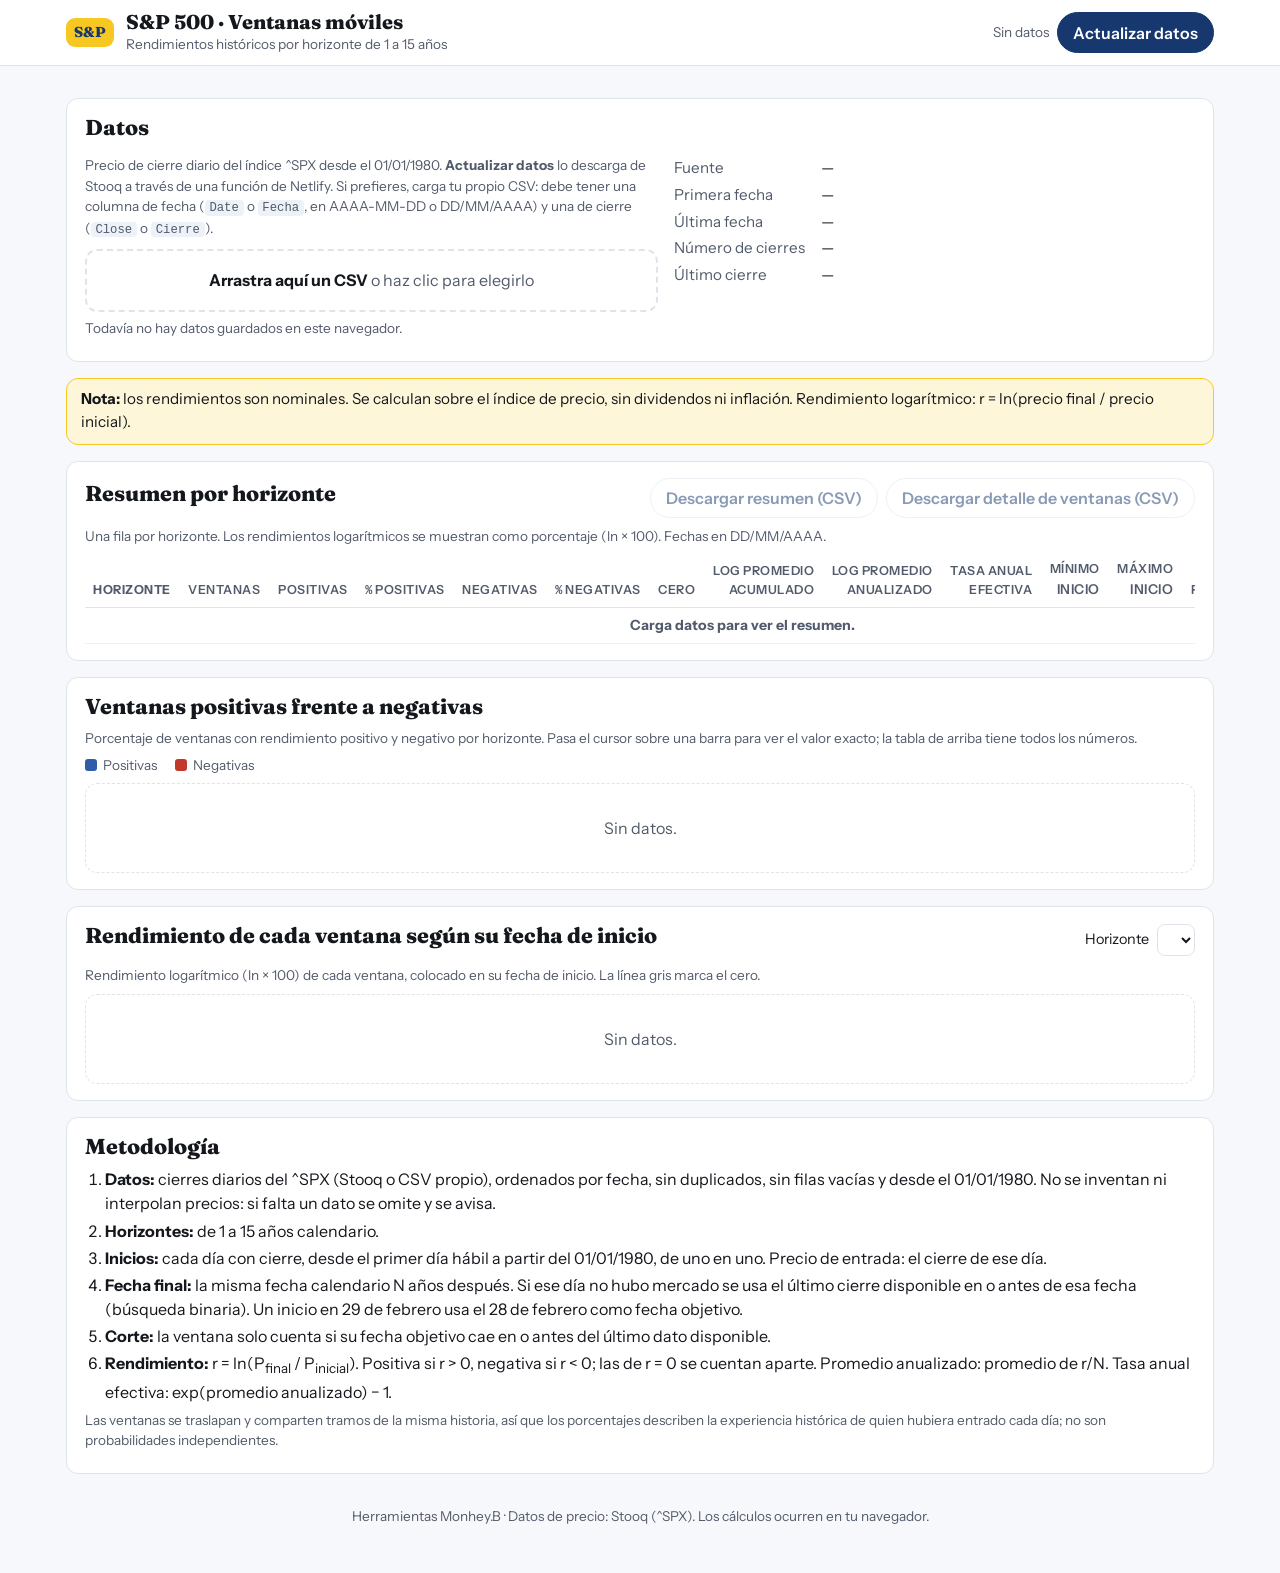
<file: sp500-ventanas/index.html>
<!DOCTYPE html>
<html lang="es-MX">
<head>
<meta charset="utf-8">
<meta name="viewport" content="width=device-width, initial-scale=1">
<title>S&amp;P 500 · Ventanas móviles</title>
<meta name="description" content="Rendimientos históricos del S&P 500 por ventanas móviles de 1 a 15 años: cuántas fueron positivas, cuántas negativas y su rendimiento logarítmico promedio.">
<link rel="preconnect" href="https://fonts.googleapis.com">
<link rel="preconnect" href="https://fonts.gstatic.com" crossorigin>
<link href="https://fonts.googleapis.com/css2?family=Fraunces:opsz,wght@9..144,600;9..144,800&family=Instrument+Sans:wght@400;500;600;700&display=swap" rel="stylesheet">
<link rel="stylesheet" href="styles.css">
</head>
<body>
<header class="top">
  <div class="top-inner">
    <div class="brand">
      <span class="brand-mark">S&amp;P</span>
      <div>
        <h1>S&amp;P 500 · Ventanas móviles</h1>
        <p class="sub">Rendimientos históricos por horizonte de 1 a 15 años</p>
      </div>
    </div>
    <div class="top-actions">
      <span class="muted small" id="estado-datos">Sin datos</span>
      <button class="btn" id="btn-actualizar" type="button">Actualizar datos</button>
    </div>
  </div>
</header>

<div id="banner" class="banner" hidden role="status"></div>

<main class="wrap">
  <section class="panel" aria-labelledby="h-datos">
    <h2 id="h-datos">Datos</h2>
    <div class="datos-grid">
      <div>
        <p class="muted small">Precio de cierre diario del índice ^SPX desde el 01/01/1980. <strong>Actualizar datos</strong> lo descarga de Stooq a través de una función de Netlify. Si prefieres, carga tu propio CSV: debe tener una columna de fecha (<code>Date</code> o <code>Fecha</code>, en AAAA-MM-DD o DD/MM/AAAA) y una de cierre (<code>Close</code> o <code>Cierre</code>).</p>
        <label class="zona" id="zona" for="archivo">
          <input type="file" id="archivo" accept=".csv,text/csv,text/plain">
          <strong>Arrastra aquí un CSV</strong> o haz clic para elegirlo
        </label>
        <p class="small muted" id="guardado"></p>
      </div>
      <div>
        <dl class="ficha">
          <dt>Fuente</dt><dd id="d-fuente">—</dd>
          <dt>Primera fecha</dt><dd id="d-primera">—</dd>
          <dt>Última fecha</dt><dd id="d-ultima">—</dd>
          <dt>Número de cierres</dt><dd id="d-n">—</dd>
          <dt>Último cierre</dt><dd id="d-cierre">—</dd>
        </dl>
        <ul class="avisos" id="avisos"></ul>
        <p class="consistencia" id="consistencia"></p>
      </div>
    </div>
  </section>

  <div class="nota"><strong>Nota:</strong> los rendimientos son nominales. Se calculan sobre el índice de precio, sin dividendos ni inflación. Rendimiento logarítmico: r = ln(precio final / precio inicial).</div>

  <section class="panel" aria-labelledby="h-tabla">
    <div class="toolbar">
      <h2 id="h-tabla">Resumen por horizonte</h2>
      <div class="toolbar-actions">
        <button class="btn ghost" id="btn-csv-resumen" type="button" disabled>Descargar resumen (CSV)</button>
        <button class="btn ghost" id="btn-csv-detalle" type="button" disabled>Descargar detalle de ventanas (CSV)</button>
      </div>
    </div>
    <p class="muted small">Una fila por horizonte. Los rendimientos logarítmicos se muestran como porcentaje (ln × 100). Fechas en DD/MM/AAAA.</p>
    <div class="tabla-wrap">
      <table class="resumen" id="tabla">
        <thead>
          <tr>
            <th scope="col">Horizonte</th>
            <th scope="col">Ventanas</th>
            <th scope="col">Positivas</th>
            <th scope="col">% positivas</th>
            <th scope="col">Negativas</th>
            <th scope="col">% negativas</th>
            <th scope="col">Cero</th>
            <th scope="col">Log promedio<br>acumulado</th>
            <th scope="col">Log promedio<br>anualizado</th>
            <th scope="col">Tasa anual<br>efectiva</th>
            <th scope="col">Mínimo<br><span class="small">inicio</span></th>
            <th scope="col">Máximo<br><span class="small">inicio</span></th>
            <th scope="col">Primer inicio</th>
            <th scope="col">Último inicio</th>
          </tr>
        </thead>
        <tbody id="tabla-cuerpo"><tr><td colspan="14" class="muted" style="text-align:center">Carga datos para ver el resumen.</td></tr></tbody>
      </table>
    </div>
  </section>

  <section class="panel" aria-labelledby="h-barras">
    <h2 id="h-barras">Ventanas positivas frente a negativas</h2>
    <p class="muted small">Porcentaje de ventanas con rendimiento positivo y negativo por horizonte. Pasa el cursor sobre una barra para ver el valor exacto; la tabla de arriba tiene todos los números.</p>
    <div class="leyenda" aria-hidden="true"><span><i class="pos"></i>Positivas</span><span><i class="neg"></i>Negativas</span></div>
    <div class="grafica" id="g-barras"><div class="vacio">Sin datos.</div></div>
  </section>

  <section class="panel" aria-labelledby="h-linea">
    <div class="toolbar">
      <h2 id="h-linea">Rendimiento de cada ventana según su fecha de inicio</h2>
      <label class="selector">Horizonte
        <select id="sel-horizonte" aria-label="Horizonte en años"></select>
      </label>
    </div>
    <p class="muted small" id="linea-desc">Rendimiento logarítmico (ln × 100) de cada ventana, colocado en su fecha de inicio. La línea gris marca el cero.</p>
    <div class="grafica" id="g-linea"><div class="vacio">Sin datos.</div></div>
  </section>

  <section class="panel metodo" aria-labelledby="h-metodo">
    <h2 id="h-metodo">Metodología</h2>
    <ol>
      <li><strong>Datos:</strong> cierres diarios del ^SPX (Stooq o CSV propio), ordenados por fecha, sin duplicados, sin filas vacías y desde el 01/01/1980. No se inventan ni interpolan precios: si falta un dato se omite y se avisa.</li>
      <li><strong>Horizontes:</strong> de 1 a 15 años calendario.</li>
      <li><strong>Inicios:</strong> cada día con cierre, desde el primer día hábil a partir del 01/01/1980, de uno en uno. Precio de entrada: el cierre de ese día.</li>
      <li><strong>Fecha final:</strong> la misma fecha calendario N años después. Si ese día no hubo mercado se usa el último cierre disponible en o antes de esa fecha (búsqueda binaria). Un inicio en 29 de febrero usa el 28 de febrero como fecha objetivo.</li>
      <li><strong>Corte:</strong> la ventana solo cuenta si su fecha objetivo cae en o antes del último dato disponible.</li>
      <li><strong>Rendimiento:</strong> r = ln(P<sub>final</sub> / P<sub>inicial</sub>). Positiva si r &gt; 0, negativa si r &lt; 0; las de r = 0 se cuentan aparte. Promedio anualizado: promedio de r/N. Tasa anual efectiva: exp(promedio anualizado) − 1.</li>
    </ol>
    <p class="muted small">Las ventanas se traslapan y comparten tramos de la misma historia, así que los porcentajes describen la experiencia histórica de quien hubiera entrado cada día; no son probabilidades independientes.</p>
  </section>

  <footer class="pie">Herramientas Monhey.B · Datos de precio: Stooq (^SPX). Los cálculos ocurren en tu navegador.</footer>
</main>

<script src="motor.js"></script>
<script src="app.js"></script>
</body>
</html>
</file>
<file: sp500-ventanas/styles.css>
:root{
  --navy:#16386E; --navy-deep:#0E2247; --navy-soft:#EDF1F8;
  --yellow:#F7C822; --yellow-soft:#FEF6D8;
  --ink:#14171C; --muted:#525B6B; --line:#DFE4EC; --line-soft:#EEF1F6;
  --red:#B3261E; --red-soft:#FDECEA; --green:#1B6E3A; --green-soft:#E3F3E8;
  --amber:#8A5300; --amber-soft:#FBF1DF; --white:#FFFFFF; --bg:#F7F8FB;
  --sans:"Instrument Sans","Segoe UI",system-ui,-apple-system,sans-serif;
  --display:"Fraunces",Georgia,"Times New Roman",serif;
  --radius:12px;
  /* Gráficas: paleta validada para daltonismo y contraste */
  --serie-pos:#2F5DA8; --serie-neg:#C0392B; --serie-linea:#2F5DA8;
  --rejilla:#E6EAF1; --eje:#C3C9D4; --eje-texto:#6B7482; --cero:#5B6675;
}
@media (prefers-color-scheme: dark){
  :root:not([data-theme="light"]){
    --navy:#8FB0E8; --navy-deep:#C9D8F5; --navy-soft:#1A2338;
    --yellow:#F7C822; --yellow-soft:#3A3010;
    --ink:#E9ECF2; --muted:#A5AEBF; --line:#2B3447; --line-soft:#222A3A;
    --red:#F28B82; --red-soft:#3A1F1D; --green:#7DD69A; --green-soft:#17301F;
    --amber:#F3C06B; --amber-soft:#3A2D12; --white:#161B26; --bg:#0F131B;
    --serie-pos:#3987E5; --serie-neg:#E66767; --serie-linea:#3987E5;
    --rejilla:#262E3E; --eje:#3A4457; --eje-texto:#98A2B3; --cero:#A5AEBF;
  }
}
*,*::before,*::after{box-sizing:border-box}
html{-webkit-text-size-adjust:100%}
body{margin:0;background:var(--bg);color:var(--ink);font-family:var(--sans);font-size:16px;line-height:1.5;-webkit-font-smoothing:antialiased}
h1,h2,h3{font-family:var(--display);margin:0;line-height:1.2}
h1{font-size:1.25rem;font-weight:800}
h2{font-size:1.35rem;font-weight:800;margin-bottom:.5rem}
h3{font-size:1.05rem;font-weight:700;margin:1.1rem 0 .35rem}
p{margin:.4rem 0}
.muted{color:var(--muted)}
.small{font-size:.85rem}
button,input,select{font:inherit}
.btn{border:1px solid var(--navy);background:var(--navy);color:#fff;border-radius:999px;padding:.45rem .95rem;font-weight:600;cursor:pointer;white-space:nowrap}
.btn:hover{filter:brightness(1.08)}
.btn.ghost{background:transparent;color:var(--navy);border-color:var(--line)}
.btn.ghost:hover{background:var(--navy-soft)}
.btn:disabled{opacity:.5;cursor:default;filter:none}
:focus-visible{outline:3px solid var(--navy);outline-offset:2px;border-radius:4px}
.sr-only{position:absolute;width:1px;height:1px;padding:0;margin:-1px;overflow:hidden;clip:rect(0 0 0 0);white-space:nowrap;border:0}

.top{background:var(--white);border-bottom:1px solid var(--line);position:sticky;top:0;z-index:5}
.top-inner{max-width:1180px;margin:0 auto;padding:.65rem 16px;display:flex;align-items:center;justify-content:space-between;gap:1rem;flex-wrap:wrap}
.brand{display:flex;align-items:center;gap:.75rem}
.brand-mark{font-family:var(--display);font-weight:800;color:var(--navy);background:var(--yellow);border-radius:9px;padding:.25rem .5rem;font-size:.9rem;letter-spacing:.02em}
.sub{margin:0;font-size:.85rem;color:var(--muted)}
.top-actions{display:flex;align-items:center;gap:.5rem;flex-wrap:wrap}

.wrap{max-width:1180px;margin:0 auto;padding:1rem 16px 3rem}
.banner{max-width:1180px;margin:.75rem auto 0;padding:.6rem 16px;border-radius:var(--radius);font-size:.95rem}
.banner.error{background:var(--red-soft);color:var(--red);border:1px solid currentColor}
.banner.aviso{background:var(--amber-soft);color:var(--amber);border:1px solid currentColor}
.banner.ok{background:var(--green-soft);color:var(--green);border:1px solid currentColor}

.panel{background:var(--white);border:1px solid var(--line);border-radius:var(--radius);padding:1rem 1.1rem;margin-top:1rem}
.nota{background:var(--yellow-soft);border:1px solid var(--yellow);border-radius:var(--radius);padding:.6rem .9rem;margin-top:1rem;font-size:.95rem}
.nota strong{font-weight:700}

.datos-grid{display:grid;grid-template-columns:minmax(0,1.1fr) minmax(0,1fr);gap:1rem;align-items:start}
@media (max-width:760px){.datos-grid{grid-template-columns:1fr}}
.zona{display:block;margin-top:.6rem;border:2px dashed var(--line);border-radius:var(--radius);padding:1.1rem;text-align:center;color:var(--muted);cursor:pointer;transition:background .15s,border-color .15s}
.zona:hover,.zona.sobre{background:var(--navy-soft);border-color:var(--navy)}
.zona input{display:none}
.zona strong{color:var(--ink)}
dl.ficha{display:grid;grid-template-columns:max-content 1fr;gap:.25rem 1rem;margin:.5rem 0 0;font-size:.95rem}
dl.ficha dt{color:var(--muted)}
dl.ficha dd{margin:0;font-variant-numeric:tabular-nums}
ul.avisos{margin:.5rem 0 0;padding-left:1.2rem;font-size:.9rem;color:var(--amber)}
ul.avisos li{margin:.15rem 0}
.consistencia{font-size:.85rem;margin-top:.5rem}
.consistencia.ok{color:var(--green)}
.consistencia.mal{color:var(--red);font-weight:700}

.toolbar{display:flex;align-items:center;justify-content:space-between;gap:.75rem;flex-wrap:wrap;margin-bottom:.5rem}
.toolbar-actions{display:flex;gap:.5rem;flex-wrap:wrap}

.tabla-wrap{overflow-x:auto;-webkit-overflow-scrolling:touch}
table.resumen{border-collapse:collapse;width:100%;font-size:.88rem;font-variant-numeric:tabular-nums;white-space:nowrap}
table.resumen th,table.resumen td{padding:.45rem .55rem;border-bottom:1px solid var(--line-soft);text-align:right}
table.resumen th{color:var(--muted);font-weight:600;font-size:.78rem;text-transform:uppercase;letter-spacing:.04em;vertical-align:bottom;border-bottom:1px solid var(--line)}
table.resumen th:first-child,table.resumen td:first-child{text-align:left;font-weight:700}
table.resumen td .fecha{display:block;font-size:.78rem;color:var(--muted)}
table.resumen tbody tr:hover{background:var(--navy-soft)}
table.resumen .neg{color:var(--red)}
table.resumen .pos{color:var(--green)}

.grafica{position:relative;margin-top:.5rem}
.grafica svg{display:block;width:100%;height:auto;overflow:visible}
.grafica .eje text{fill:var(--eje-texto);font-size:11px;font-family:var(--sans)}
.grafica .rejilla line{stroke:var(--rejilla);stroke-width:1}
.grafica .eje line{stroke:var(--eje);stroke-width:1}
.grafica .cero{stroke:var(--cero);stroke-width:1.5}
.grafica .barra-pos{fill:var(--serie-pos)}
.grafica .barra-neg{fill:var(--serie-neg)}
.grafica .barra-pos.hover,.grafica .barra-neg.hover{filter:brightness(1.15)}
.grafica .linea{fill:none;stroke:var(--serie-linea);stroke-width:1.5;stroke-linejoin:round;stroke-linecap:round}
.grafica .area{fill:var(--serie-linea);opacity:.08}
.grafica .cursor{stroke:var(--cero);stroke-width:1;stroke-dasharray:3 3;pointer-events:none}
.grafica .punto{fill:var(--serie-linea);stroke:var(--white);stroke-width:2;pointer-events:none}
.tooltip{position:absolute;pointer-events:none;background:var(--ink);color:var(--bg);font-size:.8rem;line-height:1.35;padding:.4rem .6rem;border-radius:8px;white-space:nowrap;box-shadow:0 4px 14px rgba(0,0,0,.18);z-index:3;opacity:0;transition:opacity .1s}
.tooltip.visible{opacity:1}
.leyenda{display:flex;gap:1.1rem;flex-wrap:wrap;font-size:.85rem;color:var(--muted);margin:.25rem 0 0}
.leyenda span{display:inline-flex;align-items:center;gap:.4rem}
.leyenda i{display:inline-block;width:12px;height:12px;border-radius:3px}
.leyenda i.pos{background:var(--serie-pos)}
.leyenda i.neg{background:var(--serie-neg)}
.selector{display:flex;align-items:center;gap:.5rem;font-size:.9rem}
.selector select{border:1px solid var(--line);background:var(--white);color:var(--ink);border-radius:8px;padding:.3rem .5rem}
.vacio{color:var(--muted);text-align:center;padding:2rem 1rem;border:1px dashed var(--line);border-radius:var(--radius)}

.metodo ol,.metodo ul{padding-left:1.25rem;margin:.3rem 0}
.metodo li{margin:.2rem 0}
code{font-family:ui-monospace,SFMono-Regular,Menlo,Consolas,monospace;font-size:.9em;background:var(--navy-soft);padding:.05rem .3rem;border-radius:4px}
footer.pie{margin-top:2rem;font-size:.85rem;color:var(--muted);text-align:center}
</file>
